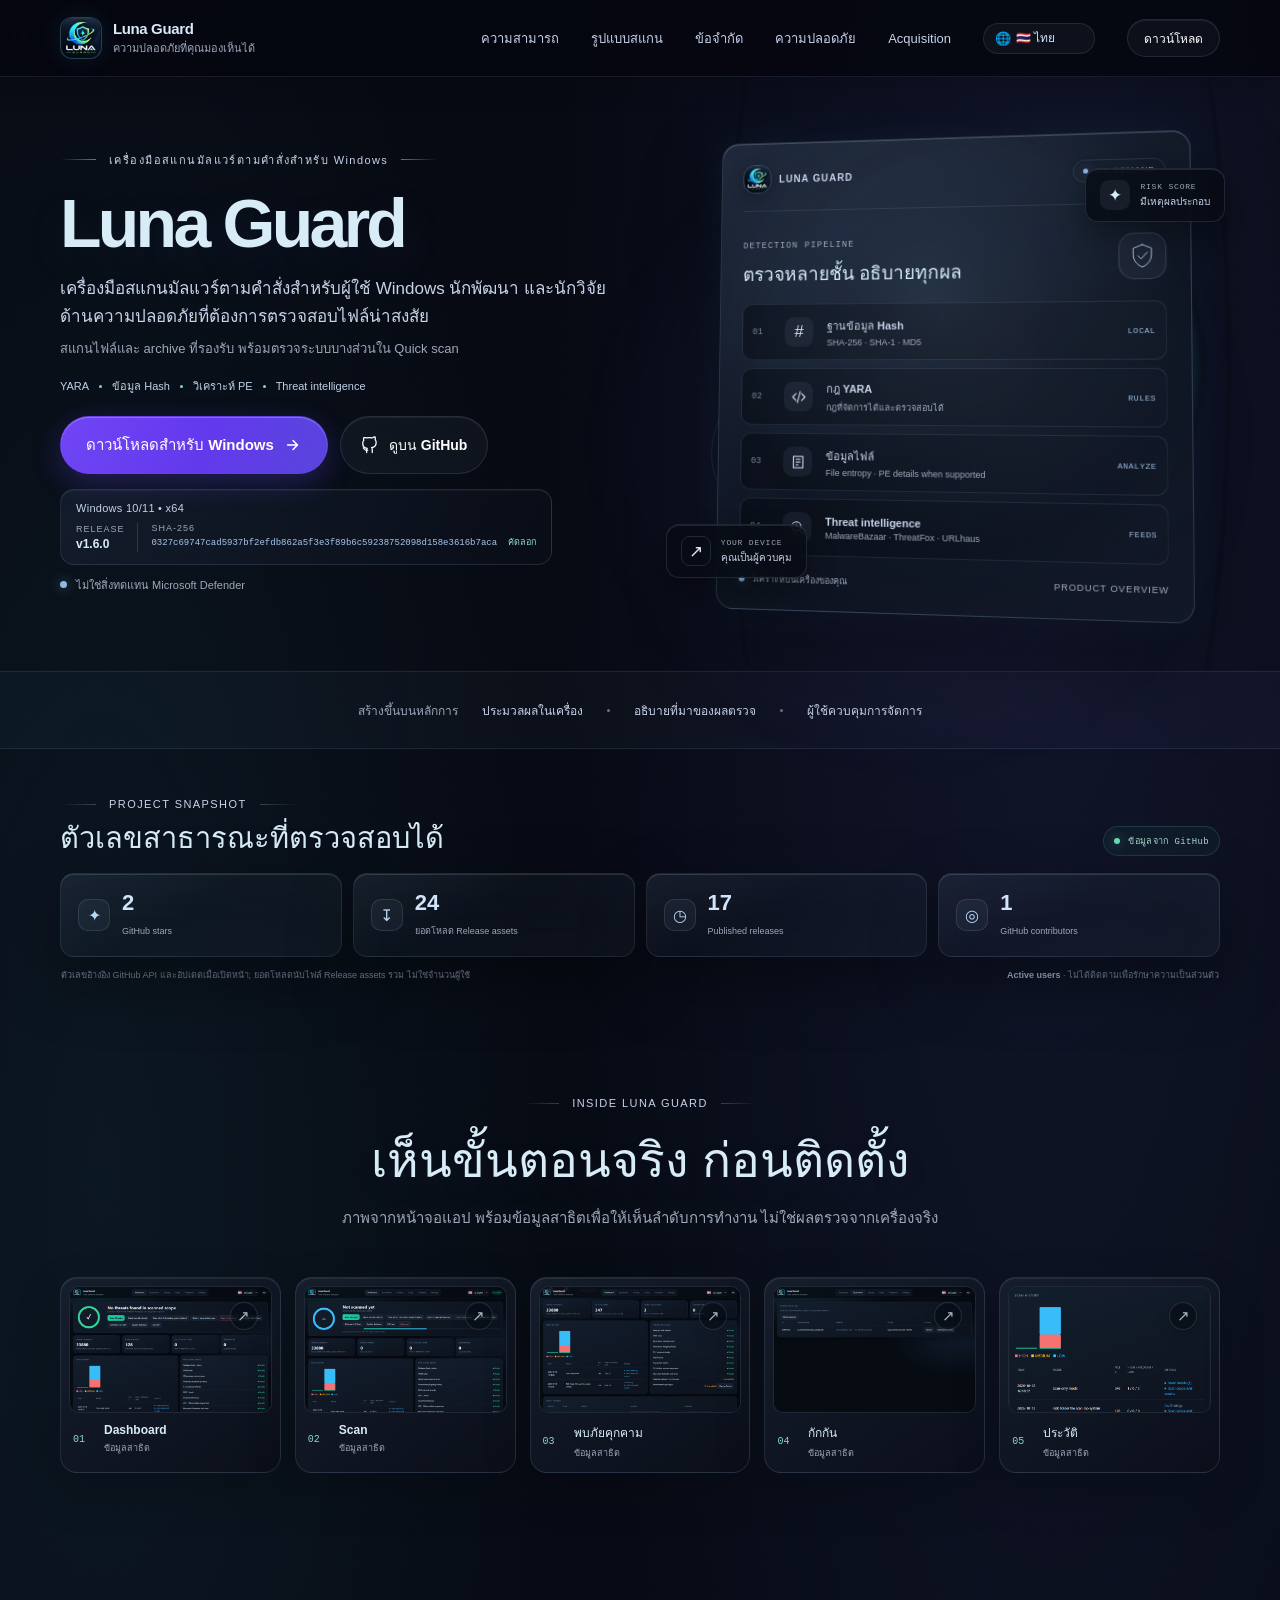
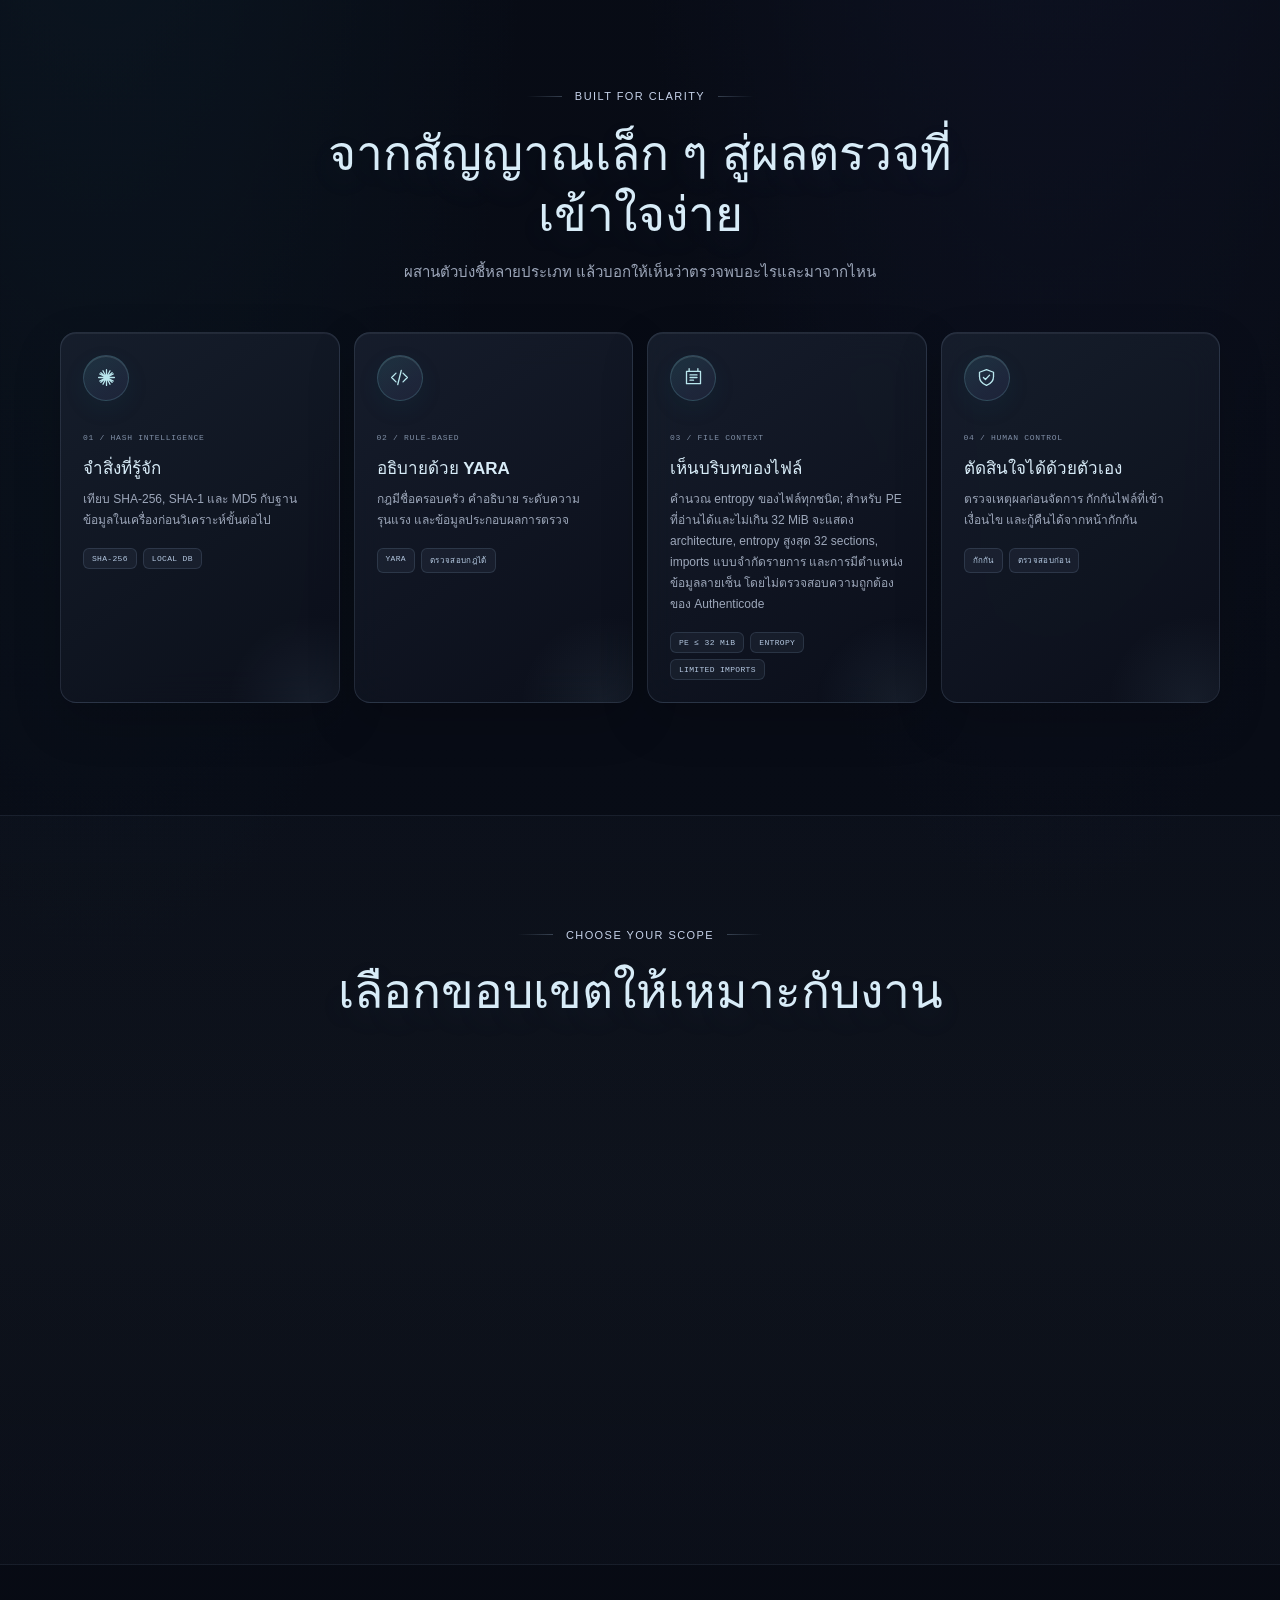
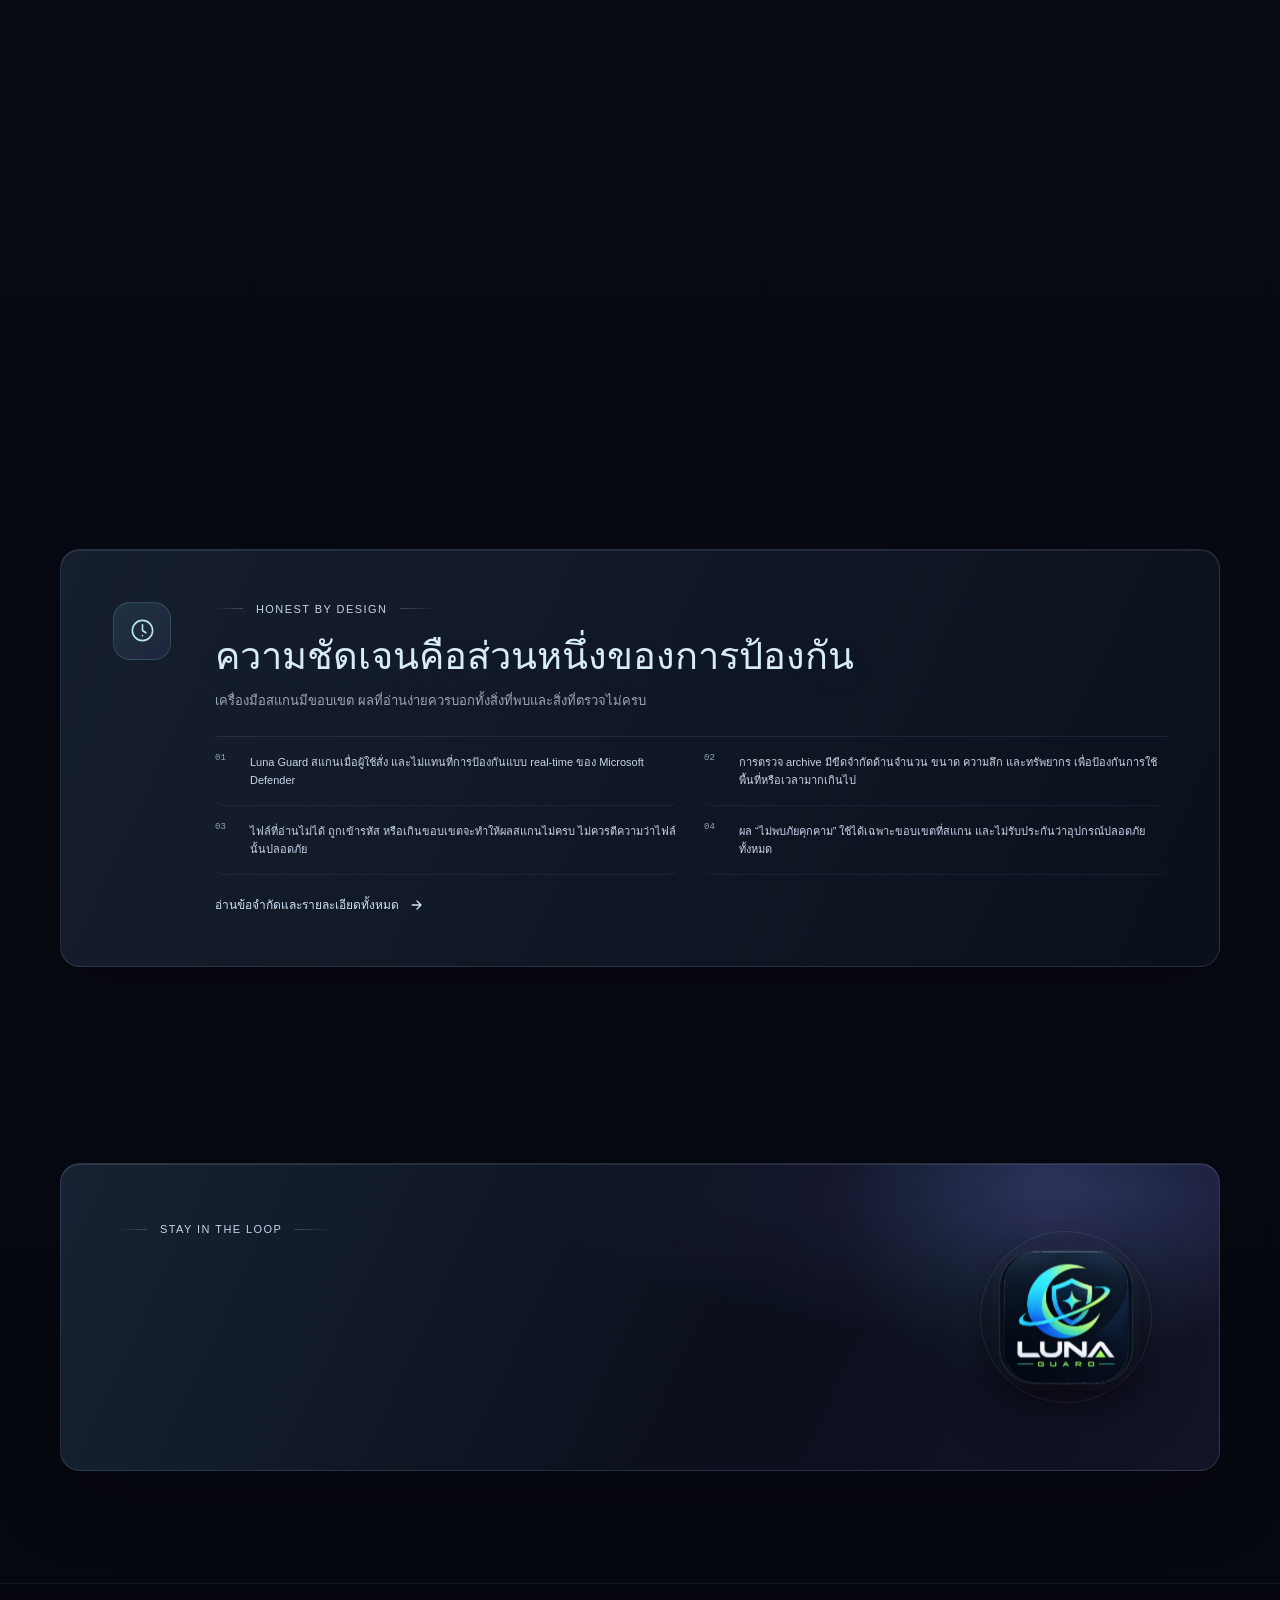
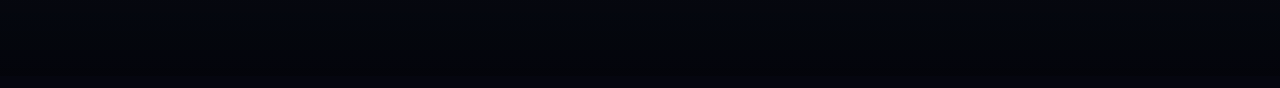
<file: index.html>
﻿<!doctype html>
<html lang="th">
<head>
  <meta charset="utf-8">
  <meta name="viewport" content="width=device-width, initial-scale=1, viewport-fit=cover">
  <meta name="theme-color" content="#05060f">
  <meta name="description" content="Luna Guard is an on-demand malware scanner for Windows. Inspect suspicious files with YARA, hash intelligence, PE analysis, and threat intelligence. Download the latest release.">
  <meta name="application-name" content="Luna Guard">
  <meta name="author" content="Luna Guard">
  <meta name="robots" content="index,follow,max-image-preview:large">
  <link rel="canonical" href="https://luna-guard-website.vercel.app/">
  <meta property="og:type" content="website">
  <meta property="og:site_name" content="Luna Guard">
  <meta property="og:url" content="https://luna-guard-website.vercel.app/">
  <meta property="og:title" content="Luna Guard — Windows Malware Scanner">
  <meta property="og:description" content="On-demand malware scanning for Windows with YARA, hash intelligence, PE analysis, and threat intelligence. Not a replacement for Microsoft Defender.">
  <meta property="og:locale" content="th_TH">
  <meta property="og:locale:alternate" content="en_US">
  <meta property="og:image" content="https://luna-guard-website.vercel.app/assets/luna-guard-preview.png">
  <meta property="og:image:width" content="1200">
  <meta property="og:image:height" content="630">
  <meta property="og:image:alt" content="Luna Guard — on-demand Windows malware scanner with YARA, hash intelligence, PE analysis, and threat intelligence.">
  <meta name="twitter:card" content="summary_large_image">
  <meta name="twitter:title" content="Luna Guard — Windows Malware Scanner">
  <meta name="twitter:description" content="On-demand malware scanning for Windows with YARA, hash intelligence, PE analysis, and threat intelligence.">
  <meta name="twitter:image" content="https://luna-guard-website.vercel.app/assets/luna-guard-preview.png">
  <script type="application/ld+json">
  {
    "@context": "https://schema.org",
    "@graph": [
      {
        "@type": "WebSite",
        "@id": "https://luna-guard-website.vercel.app/#website",
        "url": "https://luna-guard-website.vercel.app/",
        "name": "Luna Guard",
        "alternateName": "LunaGuard",
        "description": "เครื่องมือสแกนมัลแวร์สำหรับ Windows พร้อมผลตรวจที่อธิบายได้และผู้ใช้ควบคุมการจัดการ",
        "inLanguage": ["th", "en", "zh-CN"]
      },
      {
        "@type": "SoftwareApplication",
        "@id": "https://luna-guard-website.vercel.app/#application",
        "name": "Luna Guard",
        "url": "https://luna-guard-website.vercel.app/",
        "description": "On-demand Windows malware scanner for suspicious files using YARA, hash intelligence, PE analysis, and threat intelligence. Not a replacement for Microsoft Defender.",
        "applicationCategory": "SecurityApplication",
        "operatingSystem": "Windows",
        "image": "https://luna-guard-website.vercel.app/assets/luna-guard-preview.png",
        "softwareVersion": "1.6.0",
        "sameAs": [
          "https://github.com/Aomtana0070/Luna-Guard",
          "https://discord.gg/vRKVCegUpF"
        ]
      }
    ]
  }
  </script>
  <script>
    document.documentElement.classList.add('js-enabled', 'site-loading');
    if ('scrollRestoration' in history) history.scrollRestoration = 'manual';
    const resetToTop = () => {
      if (location.hash) return;
      const root = document.documentElement;
      const previousBehavior = root.style.scrollBehavior;
      root.style.scrollBehavior = 'auto';
      window.scrollTo(0, 0);
      requestAnimationFrame(() => { root.style.scrollBehavior = previousBehavior; });
    };
    window.addEventListener('pageshow', resetToTop);
    window.setTimeout(() => {
      document.documentElement.classList.remove('site-loading');
      document.querySelector('[data-site-loader]')?.remove();
    }, 8000);
  </script>
  <title>Luna Guard — On-Demand Windows Malware Scanner</title>
  <link rel="icon" href="assets/Luna_Guard.ico" sizes="any">
  <link rel="preload" as="image" href="assets/Luna_Guard.png">
  <link rel="stylesheet" href="styles.css">
  <script src="app.js" defer></script>
</head>
<body>
  <a class="skip-link" href="#main" data-i18n="skip">ข้ามไปยังเนื้อหา</a>
  <div class="ambient" aria-hidden="true"></div>
  <div class="site-loader" data-site-loader role="status" aria-live="polite" aria-label="Loading Luna Guard">
    <div class="loader-content">
      <div class="loader-emblem" aria-hidden="true">
        <span class="loader-orbit loader-orbit-a"></span><span class="loader-orbit loader-orbit-b"></span>
        <span class="loader-scan"></span><img src="assets/Luna_Guard.png" alt="" width="104" height="104">
      </div>
      <div class="loader-wordmark">LUNA <span>GUARD</span></div>
      <p>SECURITY, MADE VISIBLE</p>
      <div class="loader-progress" aria-hidden="true"><span></span></div>
      <small>WINDOWS ON-DEMAND SCANNER</small>
    </div>
    <div class="loader-corner loader-corner-a" aria-hidden="true">LG / 01</div>
    <div class="loader-corner loader-corner-b" aria-hidden="true">LOCAL · TRUSTED · CLEAR</div>
  </div>

  <header class="site-header">
    <div class="header-inner">
      <a class="brand" href="#top" aria-label="Luna Guard home">
        <img src="assets/Luna_Guard.png" alt="" width="44" height="44">
        <span class="brand-copy"><strong>Luna Guard</strong><small data-i18n="brandTag">ความปลอดภัยที่คุณมองเห็นได้</small></span>
      </a>
      <button class="menu-toggle" type="button" aria-expanded="false" aria-controls="main-nav" data-menu-toggle>
        <span class="sr-only" data-i18n="menu">เปิดเมนู</span><span class="menu-lines" aria-hidden="true"><i></i><i></i></span>
      </button>
      <nav class="nav" id="main-nav" aria-label="Main navigation">
        <a href="#features" data-i18n="navFeatures">ความสามารถ</a>
        <a href="#scans" data-i18n="navScans">รูปแบบสแกน</a>
        <a href="#transparency" data-i18n="navTransparency">ข้อจำกัด</a>
        <a href="security.html" data-i18n="navSecurity">Security</a>
        <a href="acquisition.html" data-i18n="navAcquisition">Acquisition</a>
        <label class="language-picker">
          <span class="sr-only" data-i18n="language">ภาษา</span>
          <span class="language-emoji" aria-hidden="true">🌐</span>
          <select data-language aria-label="Language">
            <option value="th">🇹🇭 ไทย</option>
            <option value="en">🇬🇧 English</option>
            <option value="zh">🇨🇳 简体中文</option>
          </select>
        </label>
        <a class="button button-small button-outline nav-cta" href="https://github.com/Aomtana0070/Luna-Guard/releases" target="_blank" rel="noopener noreferrer" data-i18n="navDownload">ดาวน์โหลด</a>
      </nav>
    </div>
  </header>

  <main id="main">
    <section class="hero section-wrap" id="top">
      <div class="hero-copy">
        <div class="eyebrow"><span data-i18n="heroEyebrow">WINDOWS ON-DEMAND MALWARE SCANNER</span></div>
        <h1 class="hero-product-title">Luna Guard</h1>
        <p class="hero-description" data-i18n="heroDescription">An on-demand malware scanner for Windows users, developers, and security researchers who need to inspect suspicious files.</p>
        <p class="hero-scan-scope" data-i18n="heroScope">Scan files and supported archives, with selected system checks in Quick scan.</p>
        <div class="hero-capabilities" aria-label="Detection methods"><span>YARA</span><i></i><span data-i18n="heroCapabilityHash">Hash intelligence</span><i></i><span data-i18n="heroCapabilityPe">PE analysis</span><i></i><span data-i18n="heroCapabilityIntel">Threat intelligence</span></div>
        <div class="hero-actions">
          <a class="button button-primary" href="https://github.com/Aomtana0070/Luna-Guard/releases/latest/download/LunaGuard.exe"><span data-i18n="heroPrimary">Download for Windows</span><svg viewBox="0 0 20 20" aria-hidden="true"><path d="M4 10h11M10 5l5 5-5 5"/></svg></a>
          <a class="button button-ghost github-button" href="https://github.com/Aomtana0070/Luna-Guard" target="_blank" rel="noopener noreferrer"><svg class="icon" viewBox="0 0 24 24" aria-hidden="true"><path d="M9 19c-4.3 1.4-4.3-2.5-6-3m12 6v-3.9a3.4 3.4 0 0 0-.9-2.7c3-.3 6.1-1.5 6.1-6.8a5.3 5.3 0 0 0-1.4-3.7 4.9 4.9 0 0 0-.1-3.7s-1.2-.4-3.9 1.4a13.5 13.5 0 0 0-7.1 0C5 1.8 3.8 2.2 3.8 2.2a4.9 4.9 0 0 0-.1 3.7 5.3 5.3 0 0 0-1.4 3.7c0 5.3 3.1 6.5 6.1 6.8a3.4 3.4 0 0 0-.9 2.7V22"/></svg><span data-i18n="heroSecondary">View on GitHub</span></a>
        </div>
        <div class="release-proof" aria-label="Release details">
          <span class="release-platform" data-i18n="releasePlatform">Windows 10/11 • x64</span>
          <div class="release-identity"><span><small data-i18n="releaseVersionLabel">Release</small><b>v1.6.0</b></span><span class="release-divider" aria-hidden="true"></span><span class="release-hash"><small>SHA-256</small><button type="button" data-copy-sha="0327c69747cad5937bf2efdb862a5f3e3f89b6c59238752098d158e3616b7aca" aria-label="Copy SHA-256">0327c69747cad5937bf2efdb862a5f3e3f89b6c59238752098d158e3616b7aca <span data-i18n="copyHash">Copy</span></button></span></div>
        </div>
        <div class="hero-note"><span class="status-dot"></span><span data-i18n="heroNote">Not a replacement for Microsoft Defender.</span></div>
      </div>

      <div class="hero-art" aria-label="Luna Guard multi-layer scan illustration" data-interactive-visual>
        <div class="hero-shader-stage" aria-hidden="true"><canvas data-hero-shader></canvas></div>
        <div class="orbit orbit-one" aria-hidden="true"></div><div class="orbit orbit-two" aria-hidden="true"></div>
        <div class="art-glow" aria-hidden="true"></div>
        <div class="scan-window glass-card" data-tilt-card>
          <div class="window-top"><span class="window-brand"><img src="assets/Luna_Guard.png" alt="" width="30" height="30"><span>LUNA GUARD</span></span><span class="window-pill"><i></i><span data-i18n="illustrationOnDemand">ON-DEMAND</span></span></div>
          <div class="scan-heading"><div><span class="micro-label" data-i18n="illustrationPipeline">DETECTION PIPELINE</span><h2 data-i18n="illustrationTitle">ตรวจหลายชั้น อธิบายทุกผล</h2></div><span class="shield-mark" aria-hidden="true"><svg viewBox="0 0 48 48"><path d="M24 5 39 11v11c0 10-6.5 17-15 21C15.5 39 9 32 9 22V11l15-6Z"/><path d="m17 24 5 5 10-11"/></svg></span></div>
          <div class="pipeline">
            <div class="pipeline-row"><span class="step-number">01</span><span class="step-icon hash-icon">#</span><span class="step-text"><b data-i18n="pipelineHash">ฐานข้อมูล Hash</b><small>SHA-256 · SHA-1 · MD5</small></span><span class="step-state" data-i18n="pipelineLocal">LOCAL</span></div>
            <div class="pipeline-row"><span class="step-number">02</span><span class="step-icon"><svg viewBox="0 0 24 24"><path d="m8 7-5 5 5 5M16 7l5 5-5 5M14 4l-4 16"/></svg></span><span class="step-text"><b data-i18n="pipelineYara">กฎ YARA</b><small data-i18n="pipelineYaraSub">กฎที่จัดการได้และตรวจสอบได้</small></span><span class="step-state" data-i18n="pipelineRules">RULES</span></div>
            <div class="pipeline-row"><span class="step-number">03</span><span class="step-icon"><svg viewBox="0 0 24 24"><path d="M5 4h14v16H5zM9 8h6M9 12h6M9 16h3"/></svg></span><span class="step-text"><b data-i18n="pipelineFile">ข้อมูลไฟล์</b><small data-i18n="pipelineFileSub">File entropy · PE details when supported</small></span><span class="step-state" data-i18n="pipelineAnalyze">ANALYZE</span></div>
            <div class="pipeline-row"><span class="step-number">04</span><span class="step-icon"><svg viewBox="0 0 24 24"><circle cx="10.5" cy="10.5" r="6.5"/><path d="m16 16 5 5M8 10h5M10.5 7.5v5"/></svg></span><span class="step-text"><b data-i18n="pipelineIntel">Threat intelligence</b><small>MalwareBazaar · ThreatFox · URLhaus</small></span><span class="step-state" data-i18n="pipelineFeeds">FEEDS</span></div>
          </div>
          <div class="window-foot"><span><i class="foot-dot"></i><span data-i18n="illustrationLocal">วิเคราะห์บนเครื่องของคุณ</span></span><span class="demo-label" data-i18n="illustrationConcept">PRODUCT OVERVIEW</span></div>
        </div>
        <div class="float-chip chip-top"><span class="chip-symbol">✦</span><span><small data-i18n="chipRisk">RISK SCORE</small><b data-i18n="chipExplain">มีเหตุผลประกอบ</b></span></div>
        <div class="float-chip chip-bottom"><span class="chip-symbol chip-outline">↗</span><span><small data-i18n="chipAction">YOUR DEVICE</small><b data-i18n="chipControl">คุณเป็นผู้ควบคุม</b></span></div>
      </div>
      <div class="hero-grid-fade" aria-hidden="true"></div>
    </section>

    <section class="trust-strip" aria-label="Product principles">
      <div class="trust-inner"><span data-i18n="trustIntro">สร้างขึ้นบนหลักการ</span><b data-i18n="trustLocal">ประมวลผลในเครื่อง</b><i></i><b data-i18n="trustExplain">อธิบายที่มาของผลตรวจ</b><i></i><b data-i18n="trustControl">ผู้ใช้ควบคุมการจัดการ</b></div>
    </section>

    <section class="project-stats section-wrap" aria-labelledby="stats-title">
      <div class="stats-heading"><div><div class="eyebrow"><span data-i18n="statsEyebrow">PROJECT SNAPSHOT</span></div><h2 id="stats-title" data-i18n="statsTitle">ตัวเลขสาธารณะที่ตรวจสอบได้</h2></div><span class="stats-live"><i></i><span data-i18n="statsLive">ข้อมูลจาก GitHub</span></span></div>
      <div class="stats-grid">
        <a class="stat-card glass-card" href="https://github.com/Aomtana0070/Luna-Guard/stargazers" target="_blank" rel="noopener noreferrer"><span class="stat-symbol">✦</span><b class="stat-value" data-stat="stars">2</b><span class="stat-label" data-i18n="statsStars">GitHub stars</span></a>
        <a class="stat-card glass-card" href="https://github.com/Aomtana0070/Luna-Guard/releases" target="_blank" rel="noopener noreferrer"><span class="stat-symbol">↧</span><b class="stat-value" data-stat="downloads">24</b><span class="stat-label" data-i18n="statsDownloads">ยอดโหลด Release assets</span></a>
        <a class="stat-card glass-card" href="https://github.com/Aomtana0070/Luna-Guard/releases" target="_blank" rel="noopener noreferrer"><span class="stat-symbol">◷</span><b class="stat-value" data-stat="releases">17</b><span class="stat-label" data-i18n="statsReleases">Published releases</span></a>
        <a class="stat-card glass-card" href="https://github.com/Aomtana0070/Luna-Guard/graphs/contributors" target="_blank" rel="noopener noreferrer"><span class="stat-symbol">◎</span><b class="stat-value" data-stat="contributors">1</b><span class="stat-label" data-i18n="statsContributors">GitHub contributors</span></a>
      </div>
      <p class="stats-footnote"><span data-i18n="statsNote">ตัวเลขอ้างอิง GitHub API และอัปเดตเมื่อเปิดหน้า; ยอดโหลดนับไฟล์ Release assets รวม ไม่ใช่จำนวนผู้ใช้</span><span><b data-i18n="statsUsers">Active users</b> · <span data-i18n="statsNotTracked">ไม่ได้ติดตามเพื่อรักษาความเป็นส่วนตัว</span></span></p>
    </section>

    <section class="section section-wrap app-tour" id="screenshots">
      <div class="section-heading">
        <div class="eyebrow"><span data-i18n="tourEyebrow">INSIDE LUNA GUARD</span></div>
        <h2 data-i18n="tourTitle">เห็นขั้นตอนจริง ก่อนติดตั้ง</h2>
        <p data-i18n="tourIntro">ภาพจากหน้าจอแอป พร้อมข้อมูลสาธิตเพื่อให้เห็นลำดับการทำงาน ไม่ใช่ผลตรวจจากเครื่องจริง</p>
      </div>
      <div class="tour-grid">
        <figure class="tour-shot" data-hover-light><a href="assets/screenshots/dashboard.png" target="_blank" rel="noopener noreferrer" aria-label="Open full-size dashboard screenshot"><span class="shot-expand" aria-hidden="true">↗</span><img src="assets/screenshots/dashboard.png" alt="Luna Guard dashboard with example scan summary" loading="lazy"><figcaption><b>01</b><span data-i18n="tourDashboard">Dashboard</span><small data-i18n="tourDemo">ข้อมูลสาธิต</small></figcaption></a></figure>
        <figure class="tour-shot" data-hover-light><a href="assets/screenshots/scan.png" target="_blank" rel="noopener noreferrer" aria-label="Open full-size scan screenshot"><span class="shot-expand" aria-hidden="true">↗</span><img src="assets/screenshots/scan.png" alt="Luna Guard scan in progress with example data" loading="lazy"><figcaption><b>02</b><span data-i18n="tourScan">Scan</span><small data-i18n="tourDemo">ข้อมูลสาธิต</small></figcaption></a></figure>
        <figure class="tour-shot" data-hover-light><a href="assets/screenshots/threat.png" target="_blank" rel="noopener noreferrer" aria-label="Open full-size threat screenshot"><span class="shot-expand" aria-hidden="true">↗</span><img src="assets/screenshots/threat.png" alt="Luna Guard example threat finding with explanation" loading="lazy"><figcaption><b>03</b><span data-i18n="tourThreat">Threat found</span><small data-i18n="tourDemo">ข้อมูลสาธิต</small></figcaption></a></figure>
        <figure class="tour-shot" data-hover-light><a href="assets/screenshots/quarantine.png" target="_blank" rel="noopener noreferrer" aria-label="Open full-size quarantine screenshot"><span class="shot-expand" aria-hidden="true">↗</span><img src="assets/screenshots/quarantine.png" alt="Luna Guard quarantine list with example item" loading="lazy"><figcaption><b>04</b><span data-i18n="tourQuarantine">Quarantine</span><small data-i18n="tourDemo">ข้อมูลสาธิต</small></figcaption></a></figure>
        <figure class="tour-shot" data-hover-light><a href="assets/screenshots/history.png" target="_blank" rel="noopener noreferrer" aria-label="Open full-size history screenshot"><span class="shot-expand" aria-hidden="true">↗</span><img src="assets/screenshots/history.png" alt="Luna Guard scan history with example records" loading="lazy"><figcaption><b>05</b><span data-i18n="tourHistory">History</span><small data-i18n="tourDemo">ข้อมูลสาธิต</small></figcaption></a></figure>
      </div>
    </section>

    <section class="section section-wrap" id="features">
      <div class="section-heading">
        <div class="eyebrow"><span data-i18n="featuresEyebrow">BUILT FOR CLARITY</span></div>
        <h2><span data-i18n="featuresTitle">จากสัญญาณเล็ก ๆ สู่ผลตรวจที่เข้าใจง่าย</span></h2>
        <p data-i18n="featuresIntro">ผสานตัวบ่งชี้หลายประเภท แล้วบอกให้เห็นว่าตรวจพบอะไรและมาจากไหน</p>
      </div>
      <div class="feature-grid">
        <article class="feature-card glass-card"><div class="feature-icon"><svg viewBox="0 0 24 24" aria-hidden="true"><path d="M12 3v18M5.6 6.6l12.8 10.8M3 12h18M5.6 17.4 18.4 6.6M8 4.3l8 15.4M4.3 8l15.4 8M4.3 16l15.4-8M8 19.7l8-15.4"/></svg></div><span class="feature-index">01 / HASH INTELLIGENCE</span><h3 data-i18n="featureHashTitle">จำสิ่งที่รู้จัก</h3><p data-i18n="featureHashBody">เทียบ SHA-256, SHA-1 และ MD5 กับฐานข้อมูลในเครื่องก่อนวิเคราะห์ขั้นต่อไป</p><div class="feature-meta"><span>SHA-256</span><span>LOCAL DB</span></div></article>
        <article class="feature-card glass-card"><div class="feature-icon"><svg viewBox="0 0 24 24" aria-hidden="true"><path d="m8 7-5 5 5 5M16 7l5 5-5 5M14 4l-4 16"/></svg></div><span class="feature-index">02 / RULE-BASED</span><h3 data-i18n="featureYaraTitle">อธิบายด้วย YARA</h3><p data-i18n="featureYaraBody">กฎมีชื่อครอบครัว คำอธิบาย ระดับความรุนแรง และข้อมูลประกอบผลการตรวจ</p><div class="feature-meta"><span>YARA</span><span data-i18n="featureOpenRules">ตรวจสอบกฎได้</span></div></article>
        <article class="feature-card glass-card"><div class="feature-icon"><svg viewBox="0 0 24 24" aria-hidden="true"><path d="M4 5h16v14H4zM8 9h8M8 12h8M8 15h4M7 2v3M17 2v3"/></svg></div><span class="feature-index">03 / FILE CONTEXT</span><h3 data-i18n="featureMetadataTitle">เห็นบริบทของไฟล์</h3><p data-i18n="featureMetadataBody">คำนวณ entropy ของไฟล์ทุกชนิด; สำหรับ PE ที่อ่านได้และไม่เกิน 32 MiB จะแสดง architecture, entropy สูงสุด 32 sections, imports แบบจำกัดรายการ และการมีตำแหน่งข้อมูลลายเซ็น โดยไม่ตรวจสอบความถูกต้องของ Authenticode</p><div class="feature-meta"><span>PE ≤ 32 MiB</span><span>ENTROPY</span><span>LIMITED IMPORTS</span></div></article>
        <article class="feature-card glass-card"><div class="feature-icon"><svg viewBox="0 0 24 24" aria-hidden="true"><path d="M12 3 20 6v5c0 5-3.4 8.1-8 10-4.6-1.9-8-5-8-10V6l8-3Z"/><path d="m8.5 12 2.3 2.3 4.7-5"/></svg></div><span class="feature-index">04 / HUMAN CONTROL</span><h3 data-i18n="featureControlTitle">ตัดสินใจได้ด้วยตัวเอง</h3><p data-i18n="featureControlBody">ตรวจเหตุผลก่อนจัดการ กักกันไฟล์ที่เข้าเงื่อนไข และกู้คืนได้จากหน้ากักกัน</p><div class="feature-meta"><span data-i18n="featureQuarantine">QUARANTINE</span><span data-i18n="featureReview">REVIEW FIRST</span></div></article>
      </div>
    </section>

    <section class="section scan-section" id="scans">
      <div class="section-wrap">
        <div class="section-heading">
          <div class="eyebrow"><span data-i18n="scansEyebrow">CHOOSE YOUR SCOPE</span></div>
          <h2 data-i18n="scansTitle">เลือกขอบเขตให้เหมาะกับงาน</h2>
          <p data-i18n="scansIntro">แต่ละโหมดตรวจไม่เหมือนกัน Luna Guard จะแสดงขอบเขตและปัญหาที่พบในผลสแกน</p>
        </div>
        <div class="scan-grid">
          <article class="scan-card glass-card"><div class="scan-card-top"><span class="scan-number">01</span><span class="scan-tag" data-i18n="scanFocusedTag">FOCUSED</span></div><h3 data-i18n="scanAutoTitle">Auto file scan</h3><p data-i18n="scanAutoBody">ตรวจ Downloads, Temp, AppData และ Startup แบบอ่านอย่างเดียว รองรับ archive ที่ใช้งานได้</p><ul><li data-i18n="scanAutoItem1">เหมาะสำหรับการตรวจไฟล์ทั่วไป</li><li data-i18n="scanAutoItem2">ไม่ตรวจ process, memory หรือ network</li></ul></article>
          <article class="scan-card glass-card scan-card-featured"><div class="scan-card-top"><span class="scan-number">02</span><span class="scan-tag" data-i18n="scanExpandedTag">EXPANDED</span></div><h3 data-i18n="scanQuickTitle">Quick scan</h3><p data-i18n="scanQuickBody">ตรวจโฟลเดอร์พื้นฐาน พร้อม process และ memory, persistence, network/DNS และ PowerShell history</p><ul><li data-i18n="scanQuickItem1">ตรวจสัญญาณจากระบบเพิ่มเติม</li><li data-i18n="scanQuickItem2">สิทธิ์ Windows อาจจำกัดบางรายการ</li></ul></article>
          <article class="scan-card glass-card"><div class="scan-card-top"><span class="scan-number">03</span><span class="scan-tag" data-i18n="scanDeepTag">DEEP DRIVE</span></div><h3 data-i18n="scanDriveTitle">สแกนไดรฟ์ C:</h3><p data-i18n="scanDriveBody">พยายามตรวจทุกไฟล์ที่เข้าถึงได้ในไดรฟ์ C: โดยไม่มีเพดานรวมจำนวนไฟล์หรือเวลา</p><ul><li data-i18n="scanDriveItem1">ใช้โปรไฟล์ archive แบบ Deep ที่มีขอบเขต</li><li data-i18n="scanDriveItem2">junction และรายการที่เข้าถึงไม่ได้ทำให้ผลไม่ครบ</li></ul></article>
        </div>
        <p class="scan-footnote"><span class="info-mark">i</span><span data-i18n="scanFootnote">การสแกนไดรฟ์เต็มอาจใช้เวลานานมาก และไม่สามารถรับประกันการเข้าถึงทุกไฟล์ได้ ดูรายละเอียดขอบเขต archive ในคู่มือ</span><a href="https://github.com/Aomtana0070/Luna-Guard#threat-data-sources-and-privacy" target="_blank" rel="noopener noreferrer" data-i18n="readGuide">อ่านคู่มือ ↗</a></p>
      </div>
    </section>

    <section class="section section-wrap privacy-section" id="privacy">
      <div class="privacy-copy">
        <div class="eyebrow"><span data-i18n="privacyEyebrow">YOUR FILES STAY YOURS</span></div>
        <h2><span data-i18n="privacyTitleLead">ไฟล์ของคุณ</span><br><span class="gradient-text" data-i18n="privacyTitleAccent">อยู่บนอุปกรณ์ของคุณ</span></h2>
        <p data-i18n="privacyBody">Luna Guard วิเคราะห์ไฟล์ในเครื่อง ไม่อัปโหลดไฟล์ที่สแกนหรือประวัติการสแกน การอัปเดตฐานข้อมูลจะเชื่อมต่อกับผู้ให้บริการ threat intelligence ที่ระบุไว้</p>
        <a class="text-link" href="https://github.com/Aomtana0070/Luna-Guard#threat-data-sources-and-privacy" target="_blank" rel="noopener noreferrer"><span data-i18n="privacyLink">ดูข้อมูลและความเป็นส่วนตัว</span><svg viewBox="0 0 20 20" aria-hidden="true"><path d="M4 10h11M10 5l5 5-5 5"/></svg></a>
      </div>
      <div class="privacy-visual glass-card" data-pointer-glow>
        <div class="privacy-orb" aria-hidden="true"><svg class="shield-meter" viewBox="0 0 112 112"><circle class="meter-track" cx="56" cy="56" r="49"/><circle class="meter-fill" cx="56" cy="56" r="49"/><path class="shield-outline" d="M56 12 91 25v24c0 24-15 40-35 51C36 89 21 73 21 49V25l35-13Z"/><path class="shield-check" d="m40 55 11 11 22-24"/></svg></div>
        <div class="privacy-facts"><div><span class="fact-dot"></span><span data-i18n="privacyFact1">สแกนและวิเคราะห์ในเครื่อง</span><b>LOCAL</b></div><div><span class="fact-dot"></span><span data-i18n="privacyFact2">ไม่ส่งไฟล์ขึ้น cloud</span><b>PRIVATE</b></div><div><span class="fact-dot"></span><span data-i18n="privacyFact3">เชื่อมต่อเฉพาะตอนอัปเดต feed</span><b>EXPLICIT</b></div></div>
        <div class="privacy-caption" data-i18n="privacyCaption">PRIVACY BY DESIGN</div>
      </div>
    </section>

    <section class="section limits-section" id="transparency">
      <div class="section-wrap">
        <div class="limits-panel glass-card" data-hover-light>
          <div class="limits-icon"><svg viewBox="0 0 24 24" aria-hidden="true"><circle cx="12" cy="12" r="9"/><path d="M12 7v5l3 2M12 16.5v.1"/></svg></div>
          <div class="limits-content">
            <div class="eyebrow eyebrow-left"><span data-i18n="limitsEyebrow">HONEST BY DESIGN</span></div>
            <h2 data-i18n="limitsTitle">ความชัดเจนคือส่วนหนึ่งของการป้องกัน</h2>
            <p data-i18n="limitsIntro">เครื่องมือสแกนมีขอบเขต ผลที่อ่านง่ายควรบอกทั้งสิ่งที่พบและสิ่งที่ตรวจไม่ครบ</p>
            <div class="limit-list">
              <div><span class="limit-bullet">01</span><p data-i18n="limit1">Luna Guard สแกนเมื่อผู้ใช้สั่ง และไม่แทนที่การป้องกันแบบ real-time ของ Microsoft Defender</p></div>
              <div><span class="limit-bullet">02</span><p data-i18n="limit2">การตรวจ archive มีขีดจำกัดด้านจำนวน ขนาด ความลึก และทรัพยากร เพื่อป้องกันการใช้พื้นที่หรือเวลามากเกินไป</p></div>
              <div><span class="limit-bullet">03</span><p data-i18n="limit3">ไฟล์ที่อ่านไม่ได้ ถูกเข้ารหัส หรือเกินขอบเขตจะทำให้ผลสแกนไม่ครบ ไม่ควรตีความว่าไฟล์นั้นปลอดภัย</p></div>
              <div><span class="limit-bullet">04</span><p data-i18n="limit4">ผล “ไม่พบภัยคุกคาม” ใช้ได้เฉพาะขอบเขตที่สแกน และไม่รับประกันว่าอุปกรณ์ปลอดภัยทั้งหมด</p></div>
            </div>
            <a class="text-link" href="https://github.com/Aomtana0070/Luna-Guard#threat-data-sources-and-privacy" target="_blank" rel="noopener noreferrer"><span data-i18n="limitsLink">อ่านข้อจำกัดและรายละเอียดทั้งหมด</span><svg viewBox="0 0 20 20" aria-hidden="true"><path d="M4 10h11M10 5l5 5-5 5"/></svg></a>
          </div>
        </div>
      </div>
    </section>

    <section class="section section-wrap community-section">
      <div class="community-card glass-card" data-hover-light>
        <div class="community-content"><div class="eyebrow eyebrow-left"><span data-i18n="communityEyebrow">STAY IN THE LOOP</span></div><h2 data-i18n="communityTitle">ร่วมสร้าง Luna Guard ไปด้วยกัน</h2><p data-i18n="communityBody">ดูซอร์สโค้ด ติดตามการอัปเดต หรือพูดคุยกับชุมชนของเรา</p><div class="community-actions"><a class="button button-primary" href="https://github.com/Aomtana0070/Luna-Guard/releases" target="_blank" rel="noopener noreferrer"><span data-i18n="communityDownload">ดู Releases</span><svg viewBox="0 0 20 20" aria-hidden="true"><path d="M4 10h11M10 5l5 5-5 5"/></svg></a><a class="button button-ghost discord-button" href="https://discord.gg/vRKVCegUpF" target="_blank" rel="noopener noreferrer"><svg class="discord-mark" viewBox="0 0 24 24" aria-hidden="true"><path d="M19.7 5.3A18 18 0 0 0 15.2 4l-.6 1.2a16.5 16.5 0 0 0-5.2 0L8.8 4a18 18 0 0 0-4.5 1.3C1.5 9.5.7 13.6 1.1 17.7a18.2 18.2 0 0 0 5.5 2.8l1.2-2a11.7 11.7 0 0 1-1.9-.9l.5-.4a13 13 0 0 0 11.2 0l.5.4a11.7 11.7 0 0 1-1.9.9l1.2 2a18.2 18.2 0 0 0 5.5-2.8c.5-4.8-.8-8.8-3.2-12.4ZM8.8 14.6c-1 0-1.8-.9-1.8-2s.8-2 1.8-2 1.8.9 1.8 2-.8 2-1.8 2Zm6.4 0c-1 0-1.8-.9-1.8-2s.8-2 1.8-2 1.8.9 1.8 2-.8 2-1.8 2Z"/></svg><span data-i18n="communityDiscord">เข้าร่วม Discord</span><span class="invite-arrow" aria-hidden="true">&#8599;</span></a></div></div>
          <div class="community-mark" aria-hidden="true" data-logo-interactive><img src="assets/Luna_Guard.png" alt="" width="180" height="180"><span class="mark-ring ring-a"></span><span class="mark-ring ring-b"></span></div>
      </div>
    </section>
  </main>

  <footer class="site-footer">
    <div class="footer-inner"><a class="footer-brand" href="#top"><img src="assets/Luna_Guard.png" alt="" width="32" height="32"><b>Luna Guard</b></a><p data-i18n="footerDisclaimer">เครื่องมือสแกนตามคำสั่ง ไม่ใช่โปรแกรมป้องกันไวรัสแบบ real-time</p><div class="footer-links"><a href="https://github.com/Aomtana0070/Luna-Guard" target="_blank" rel="noopener noreferrer">GitHub</a><a href="https://github.com/Aomtana0070/Luna-Guard/releases" target="_blank" rel="noopener noreferrer">Releases</a><a href="security.html" data-i18n="navSecurity">Security</a><a href="acquisition.html" data-i18n="navAcquisition">Acquisition</a><a href="https://discord.gg/vRKVCegUpF" target="_blank" rel="noopener noreferrer">Discord</a></div><span class="copyright">© <span data-year></span> Luna Guard</span></div>
  </footer>
</body>
</html>
</file>
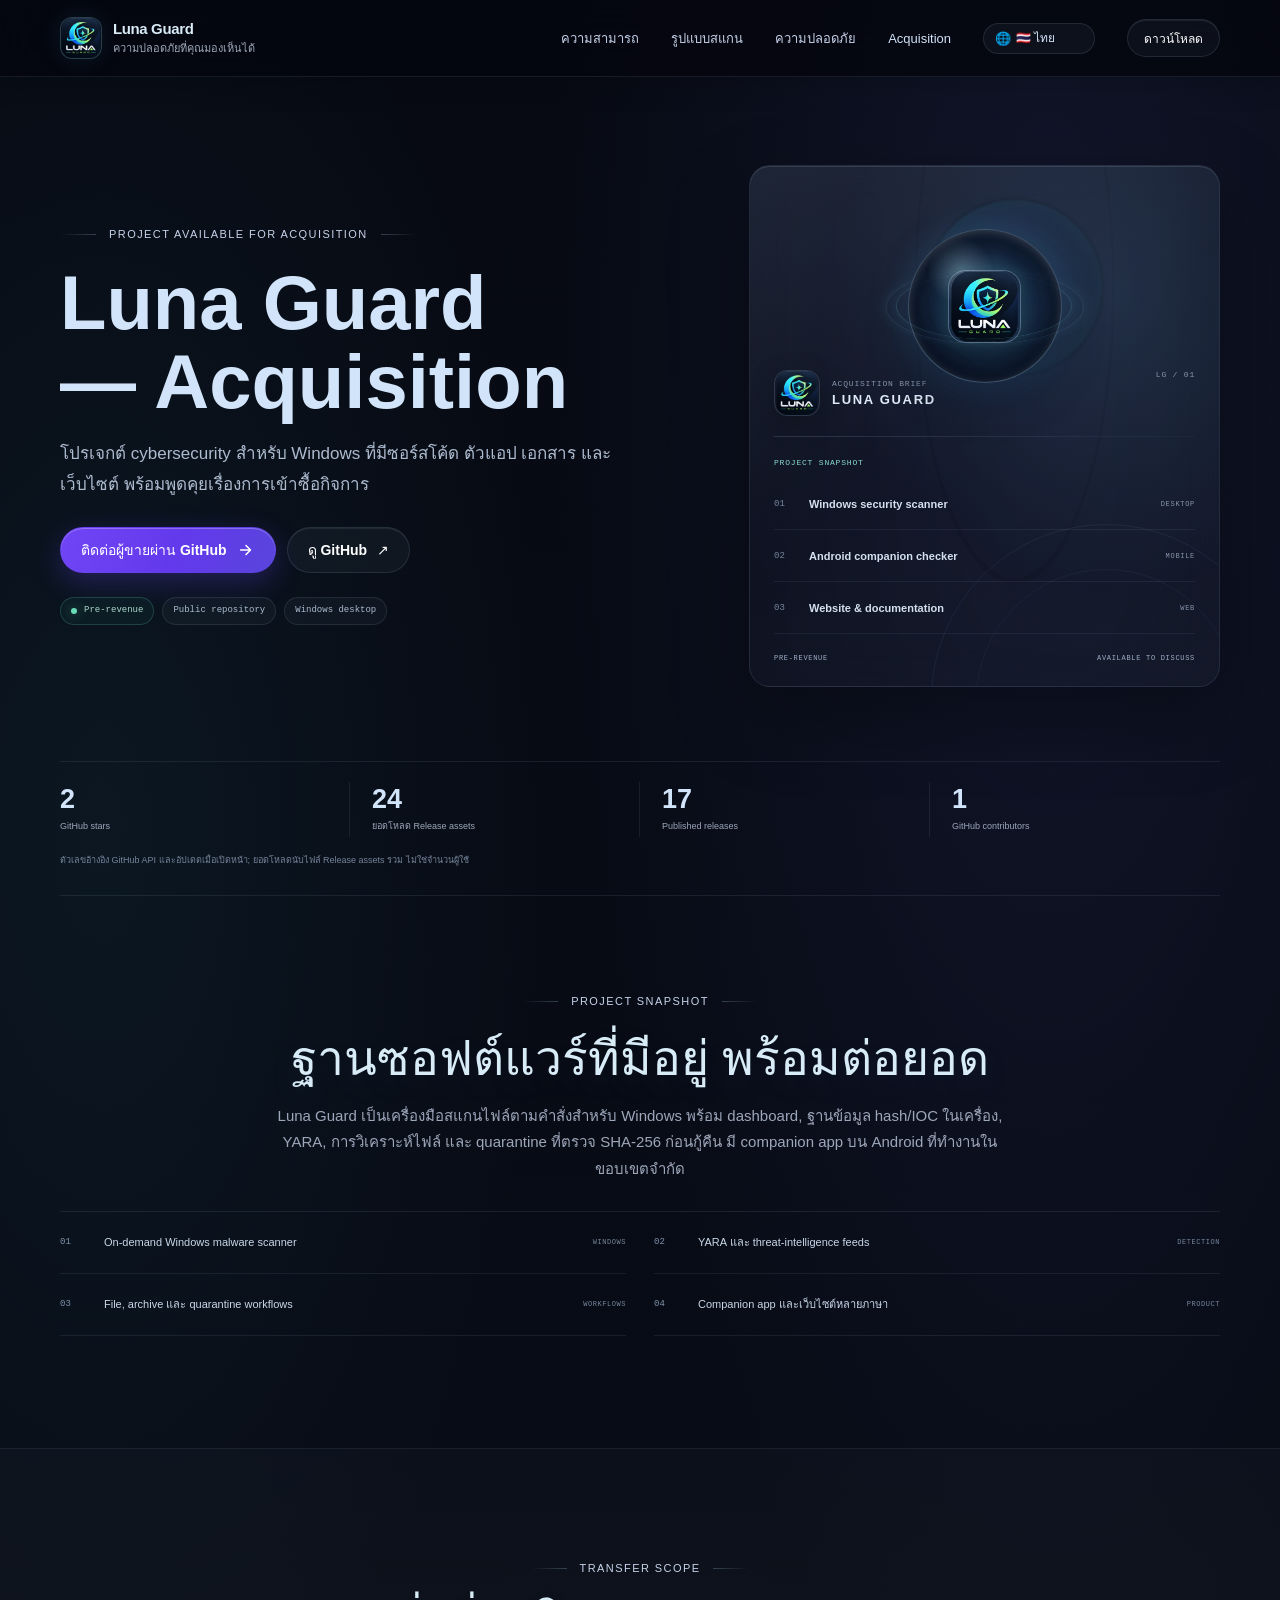
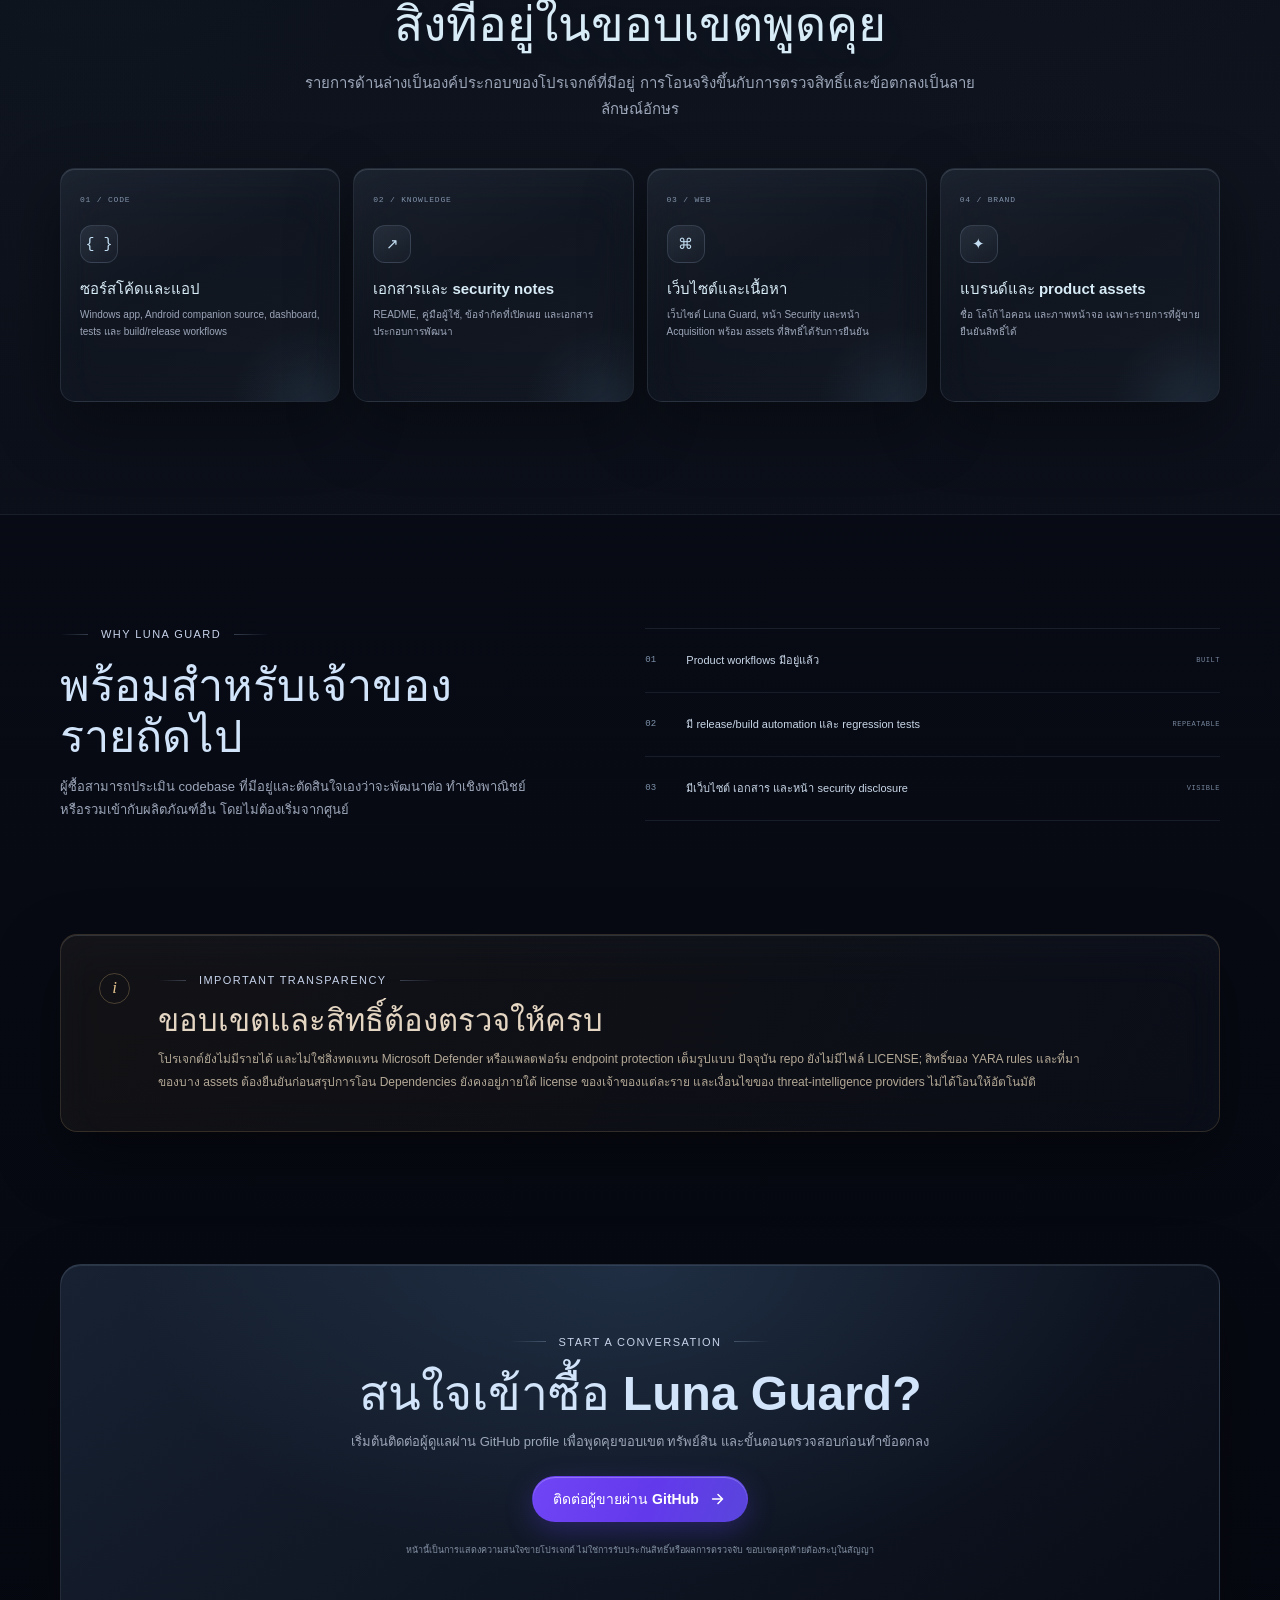
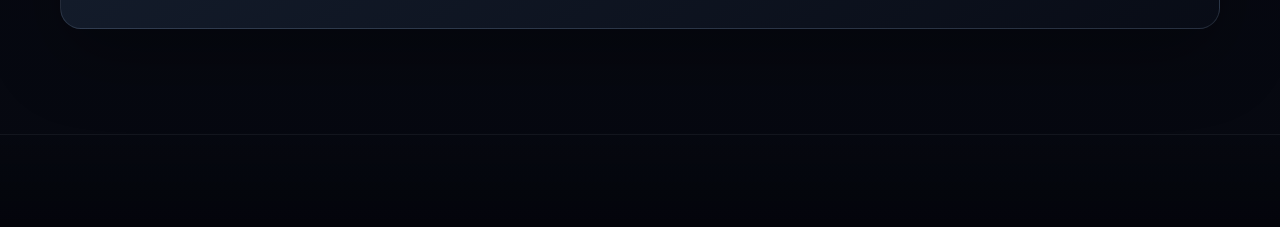
<file: acquisition.html>
<!doctype html>
<html lang="th">
<head>
  <meta charset="utf-8">
  <meta name="viewport" content="width=device-width, initial-scale=1, viewport-fit=cover">
  <meta name="theme-color" content="#05060f">
  <meta name="description" content="Luna Guard is a pre-revenue Windows cybersecurity project available for acquisition discussions. Review the project scope, public metrics, and transfer considerations.">
  <meta name="robots" content="index,follow,max-image-preview:large">
  <link rel="canonical" href="https://luna-guard-website.vercel.app/acquisition.html">
  <meta property="og:type" content="website">
  <meta property="og:site_name" content="Luna Guard">
  <meta property="og:title" content="Luna Guard — Acquisition">
  <meta property="og:description" content="A pre-revenue Windows cybersecurity project available for acquisition discussions.">
  <meta property="og:url" content="https://luna-guard-website.vercel.app/acquisition.html">
  <meta property="og:image" content="https://luna-guard-website.vercel.app/assets/luna-guard-preview.png">
  <title>Luna Guard — Acquisition</title>
  <link rel="icon" href="assets/Luna_Guard.ico" sizes="any">
  <link rel="stylesheet" href="styles.css">
  <script src="app.js" defer></script>
</head>
<body>
  <a class="skip-link" href="#main" data-i18n="skip">ข้ามไปยังเนื้อหา</a>
  <div class="ambient" aria-hidden="true"></div>
  <header class="site-header"><div class="header-inner">
    <a class="brand" href="index.html#top" aria-label="Luna Guard home"><img src="assets/Luna_Guard.png" alt="" width="44" height="44"><span class="brand-copy"><strong>Luna Guard</strong><small data-i18n="brandTag">ความปลอดภัยที่คุณมองเห็นได้</small></span></a>
    <button class="menu-toggle" type="button" aria-expanded="false" aria-controls="main-nav" data-menu-toggle><span class="sr-only" data-i18n="menu">เปิดเมนู</span><span class="menu-lines" aria-hidden="true"><i></i><i></i></span></button>
    <nav class="nav" id="main-nav" aria-label="Main navigation"><a href="index.html#features" data-i18n="navFeatures">ความสามารถ</a><a href="index.html#scans" data-i18n="navScans">รูปแบบสแกน</a><a href="security.html" data-i18n="navSecurity">ความปลอดภัย</a><a href="acquisition.html" aria-current="page" data-i18n="navAcquisition">Acquisition</a><label class="language-picker"><span class="sr-only" data-i18n="language">ภาษา</span><span class="language-emoji" aria-hidden="true">🌐</span><select data-language aria-label="Language"><option value="th">🇹🇭 ไทย</option><option value="en">🇬🇧 English</option><option value="zh">🇨🇳 简体中文</option></select></label><a class="button button-small button-outline nav-cta" href="https://github.com/Aomtana0070/Luna-Guard/releases/latest" target="_blank" rel="noopener noreferrer" data-i18n="navDownload">ดาวน์โหลด</a></nav>
  </div></header>
  <main id="main" class="acquisition-page">
    <section class="acq-hero section-wrap">
      <div class="acq-copy">
        <div class="eyebrow"><span data-i18n="acqEyebrow">PROJECT AVAILABLE FOR ACQUISITION</span></div>
        <h1 data-i18n="acqTitle">Luna Guard — Acquisition</h1>
        <p data-i18n="acqIntro">A Windows cybersecurity project with an existing codebase, application, documentation, and website, available for acquisition discussions.</p>
        <div class="acq-actions"><a class="button button-primary" href="https://github.com/Aomtana0070" target="_blank" rel="noopener noreferrer"><span data-i18n="acqContact">Contact seller on GitHub</span><svg viewBox="0 0 20 20" aria-hidden="true"><path d="M4 10h11M10 5l5 5-5 5"/></svg></a><a class="button button-ghost" href="https://github.com/Aomtana0070/Luna-Guard" target="_blank" rel="noopener noreferrer"><span data-i18n="acqGithub">View GitHub</span><span aria-hidden="true">↗</span></a></div>
        <div class="acq-status"><span><i></i><span data-i18n="acqPreRevenue">Pre-revenue</span></span><span data-i18n="acqPublicRepo">Public repository</span><span data-i18n="acqWindows">Windows desktop</span></div>
      </div>
      <aside class="acq-dossier glass-card" aria-label="Luna Guard project dossier" data-hover-light>
        <div class="hero-shader-stage" aria-hidden="true"><canvas data-hero-shader></canvas></div>
        <div class="brand-orb" aria-hidden="true"><img src="assets/Luna_Guard.png" alt="" width="72" height="72"></div>
        <div class="dossier-top"><img src="assets/Luna_Guard.png" alt="" width="46" height="46"><div><span>ACQUISITION BRIEF</span><b>LUNA GUARD</b></div><span class="dossier-mark">LG / 01</span></div>
        <div class="dossier-line"></div>
        <p class="dossier-label" data-i18n="acqSnapshot">PROJECT SNAPSHOT</p>
        <div class="dossier-row"><span>01</span><b>Windows security scanner</b><i>DESKTOP</i></div>
        <div class="dossier-row"><span>02</span><b>Android companion checker</b><i>MOBILE</i></div>
        <div class="dossier-row"><span>03</span><b>Website & documentation</b><i>WEB</i></div>
        <div class="dossier-bottom"><span>PRE-REVENUE</span><span>AVAILABLE TO DISCUSS</span></div>
        <span class="dossier-orbit dossier-orbit-one" aria-hidden="true"></span><span class="dossier-orbit dossier-orbit-two" aria-hidden="true"></span>
      </aside>
    </section>

    <section class="acq-stats section-wrap" aria-label="Public project metrics">
      <div class="acq-metric"><b data-stat="stars">2</b><span data-i18n="statsStars">GitHub stars</span></div>
      <div class="acq-metric"><b data-stat="downloads">24</b><span data-i18n="statsDownloads">Release asset downloads</span></div>
      <div class="acq-metric"><b data-stat="releases">17</b><span data-i18n="statsReleases">Published releases</span></div>
      <div class="acq-metric"><b data-stat="contributors">1</b><span data-i18n="statsContributors">GitHub contributors</span></div>
      <p data-i18n="statsNote">Counts come from the GitHub API and refresh when the page loads. Asset downloads include all release files and are not unique users.</p>
    </section>

    <section class="section section-wrap acq-overview">
      <div class="section-heading"><div class="eyebrow"><span data-i18n="acqSnapshot">PROJECT SNAPSHOT</span></div><h2 data-i18n="acqOverviewTitle">An existing codebase to build on</h2><p data-i18n="acqOverviewBody">Luna Guard is an on-demand Windows file scanner with a dashboard, local hash/IOC database, YARA, file analysis, and quarantine that verifies SHA-256 before restore. A limited-scope Android companion app is also available.</p></div>
      <div class="acq-capabilities"><div><span>01</span><b data-i18n="acqOverviewFeature1">On-demand Windows malware scanner</b><i>WINDOWS</i></div><div><span>02</span><b data-i18n="acqOverviewFeature2">YARA and threat-intelligence feeds</b><i>DETECTION</i></div><div><span>03</span><b data-i18n="acqOverviewFeature3">File, archive, and quarantine workflows</b><i>WORKFLOWS</i></div><div><span>04</span><b data-i18n="acqOverviewFeature4">Companion app and multilingual website</b><i>PRODUCT</i></div></div>
    </section>

    <section class="section acq-included-section"><div class="section-wrap">
      <div class="section-heading"><div class="eyebrow"><span data-i18n="acqIncludedEyebrow">TRANSFER SCOPE</span></div><h2 data-i18n="acqIncludedTitle">Assets in scope for discussion</h2><p data-i18n="acqIncludedIntro">These are existing project components. Any transfer depends on rights verification and a written agreement.</p></div>
      <div class="acq-included-grid">
        <article class="acq-asset glass-card"><span class="asset-number">01 / CODE</span><div class="asset-icon">{ }</div><h3 data-i18n="acqItemCode">Source code and apps</h3><p data-i18n="acqItemCodeBody">Windows app, Android companion source, dashboard, tests, and build/release workflows</p></article>
        <article class="acq-asset glass-card"><span class="asset-number">02 / KNOWLEDGE</span><div class="asset-icon">↗</div><h3 data-i18n="acqItemDocs">Documentation and security notes</h3><p data-i18n="acqItemDocsBody">README, user guidance, published limitations, and development references</p></article>
        <article class="acq-asset glass-card"><span class="asset-number">03 / WEB</span><div class="asset-icon">⌘</div><h3 data-i18n="acqItemWeb">Website and content</h3><p data-i18n="acqItemWebBody">Luna Guard website, Security and Acquisition pages, and assets whose rights are verified</p></article>
        <article class="acq-asset glass-card"><span class="asset-number">04 / BRAND</span><div class="asset-icon">✦</div><h3 data-i18n="acqItemBrand">Brand and product assets</h3><p data-i18n="acqItemBrandBody">Name, logo, icons, and screenshots, subject to the seller confirming rights</p></article>
      </div>
    </div></section>

    <section class="section section-wrap acq-why">
      <div class="acq-why-copy"><div class="eyebrow eyebrow-left"><span data-i18n="acqWhyEyebrow">WHY LUNA GUARD</span></div><h2 data-i18n="acqWhyTitle">A foundation for its next owner</h2><p data-i18n="acqWhyBody">A buyer can evaluate the existing codebase and decide whether to continue development, commercialize it, or integrate it into another product.</p></div>
      <div class="acq-reasons"><div><span>01</span><b data-i18n="acqWhy1">Existing product workflows</b><i>BUILT</i></div><div><span>02</span><b data-i18n="acqWhy2">Release automation and regression tests</b><i>REPEATABLE</i></div><div><span>03</span><b data-i18n="acqWhy3">Website, documentation, and security disclosure page</b><i>VISIBLE</i></div></div>
    </section>

    <section class="section section-wrap acq-transparency"><div class="acq-transparency-card glass-card"><span class="transparency-icon">i</span><div><div class="eyebrow eyebrow-left"><span data-i18n="acqTransparencyEyebrow">IMPORTANT TRANSPARENCY</span></div><h2 data-i18n="acqTransparencyTitle">Scope and rights need verification</h2><p data-i18n="acqTransparencyBody">The project is pre-revenue and is not a replacement for Microsoft Defender or a full endpoint protection platform. The repositories currently have no LICENSE file; YARA rule licensing and the provenance of some assets need confirmation before transfer. Dependencies remain under their respective owners’ licenses, and threat-intelligence provider terms do not transfer automatically.</p></div></div></section>

    <section class="section section-wrap acq-contact"><div class="acq-contact-card"><div class="eyebrow"><span>START A CONVERSATION</span></div><h2 data-i18n="acqContactTitle">Interested in acquiring Luna Guard?</h2><p data-i18n="acqContactBody">Contact the maintainer through the GitHub profile to discuss scope, assets, and due diligence before an agreement.</p><a class="button button-primary" href="https://github.com/Aomtana0070" target="_blank" rel="noopener noreferrer"><span data-i18n="acqContact">Contact seller on GitHub</span><svg viewBox="0 0 20 20" aria-hidden="true"><path d="M4 10h11M10 5l5 5-5 5"/></svg></a><small data-i18n="acqScopeNote">This page expresses availability for acquisition discussions. It does not warrant rights or detection results; final scope must be stated in a written agreement.</small></div></section>
  </main>
  <footer class="site-footer"><div class="footer-inner"><a class="footer-brand" href="index.html#top"><img src="assets/Luna_Guard.png" alt="" width="32" height="32"><b>Luna Guard</b></a><p data-i18n="footerDisclaimer">On-demand scanner. Not real-time antivirus software.</p><div class="footer-links"><a href="https://github.com/Aomtana0070/Luna-Guard" target="_blank" rel="noopener noreferrer">GitHub</a><a href="index.html" data-i18n="navFeatures">Home</a><a href="security.html" data-i18n="navSecurity">Security</a><a href="acquisition.html" aria-current="page" data-i18n="navAcquisition">Acquisition</a></div><span class="copyright">© <span data-year></span> Luna Guard</span></div></footer>
</body>
</html>
</file>
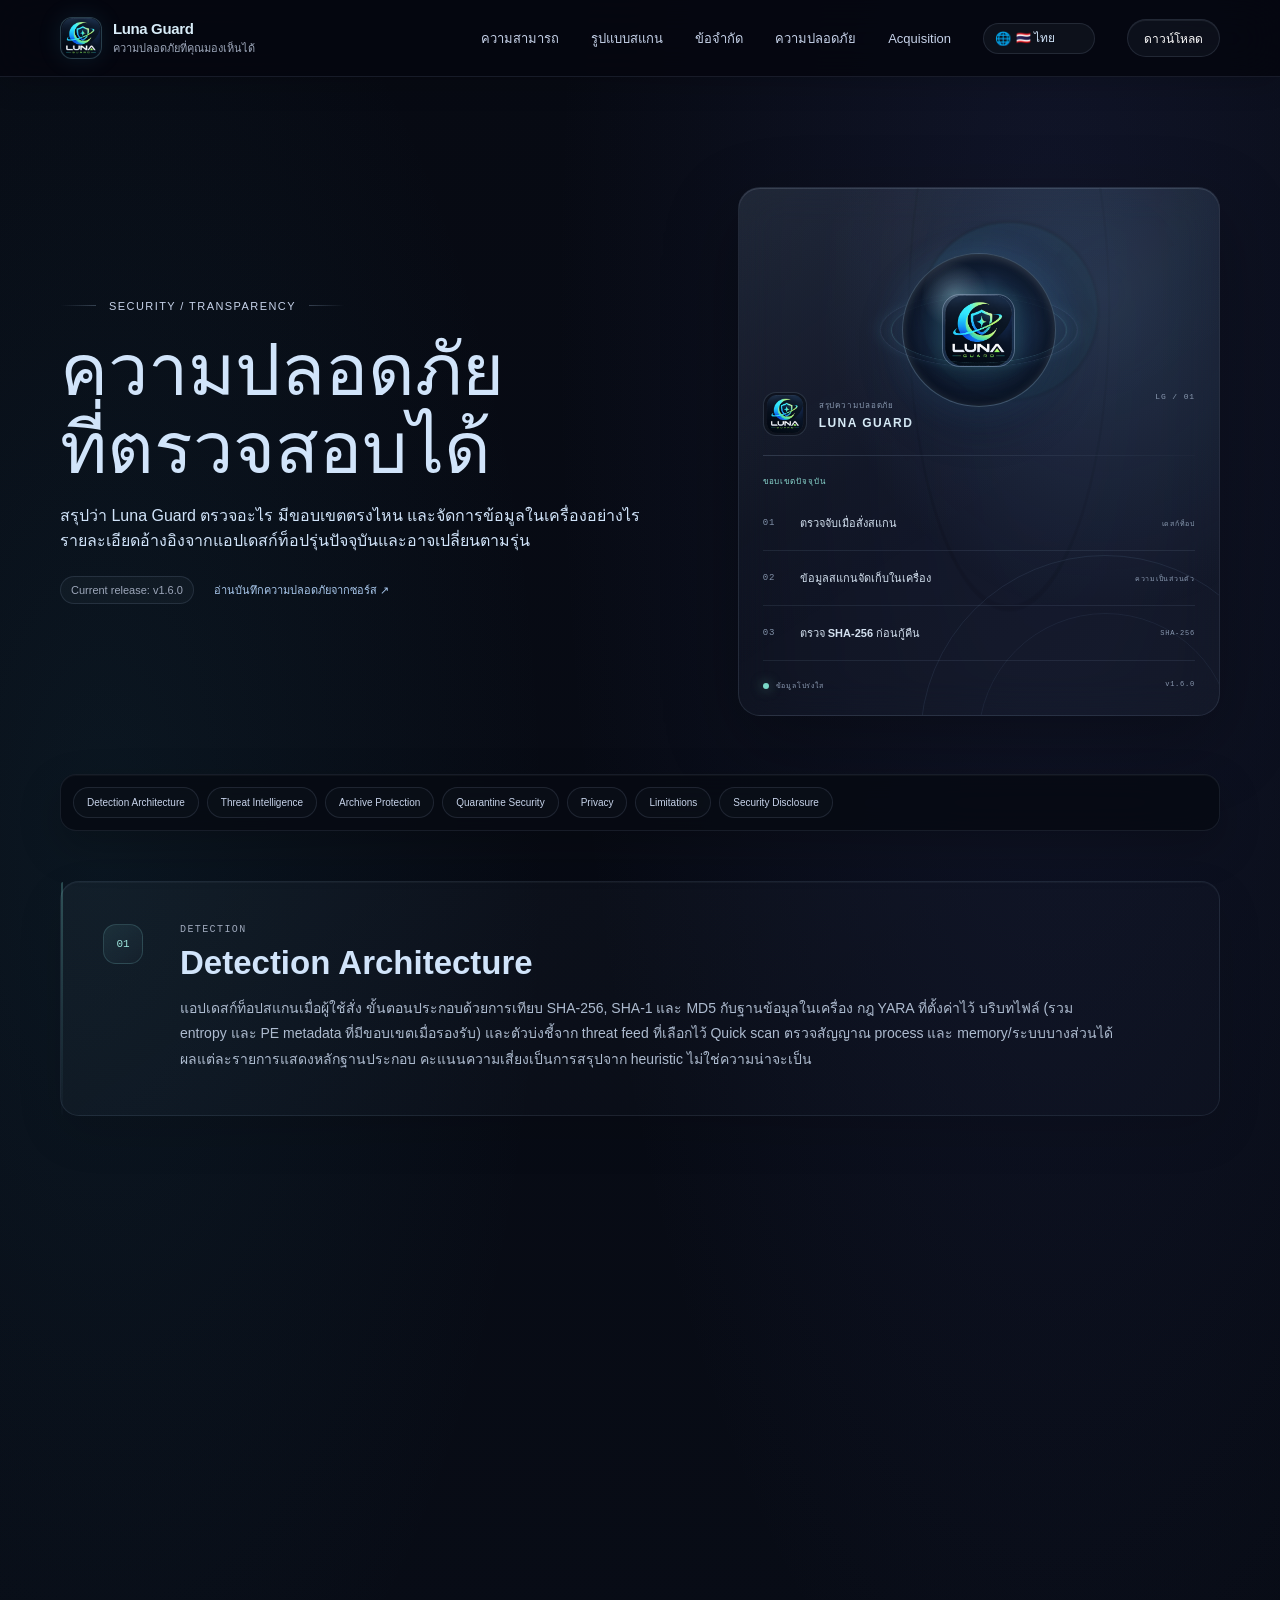
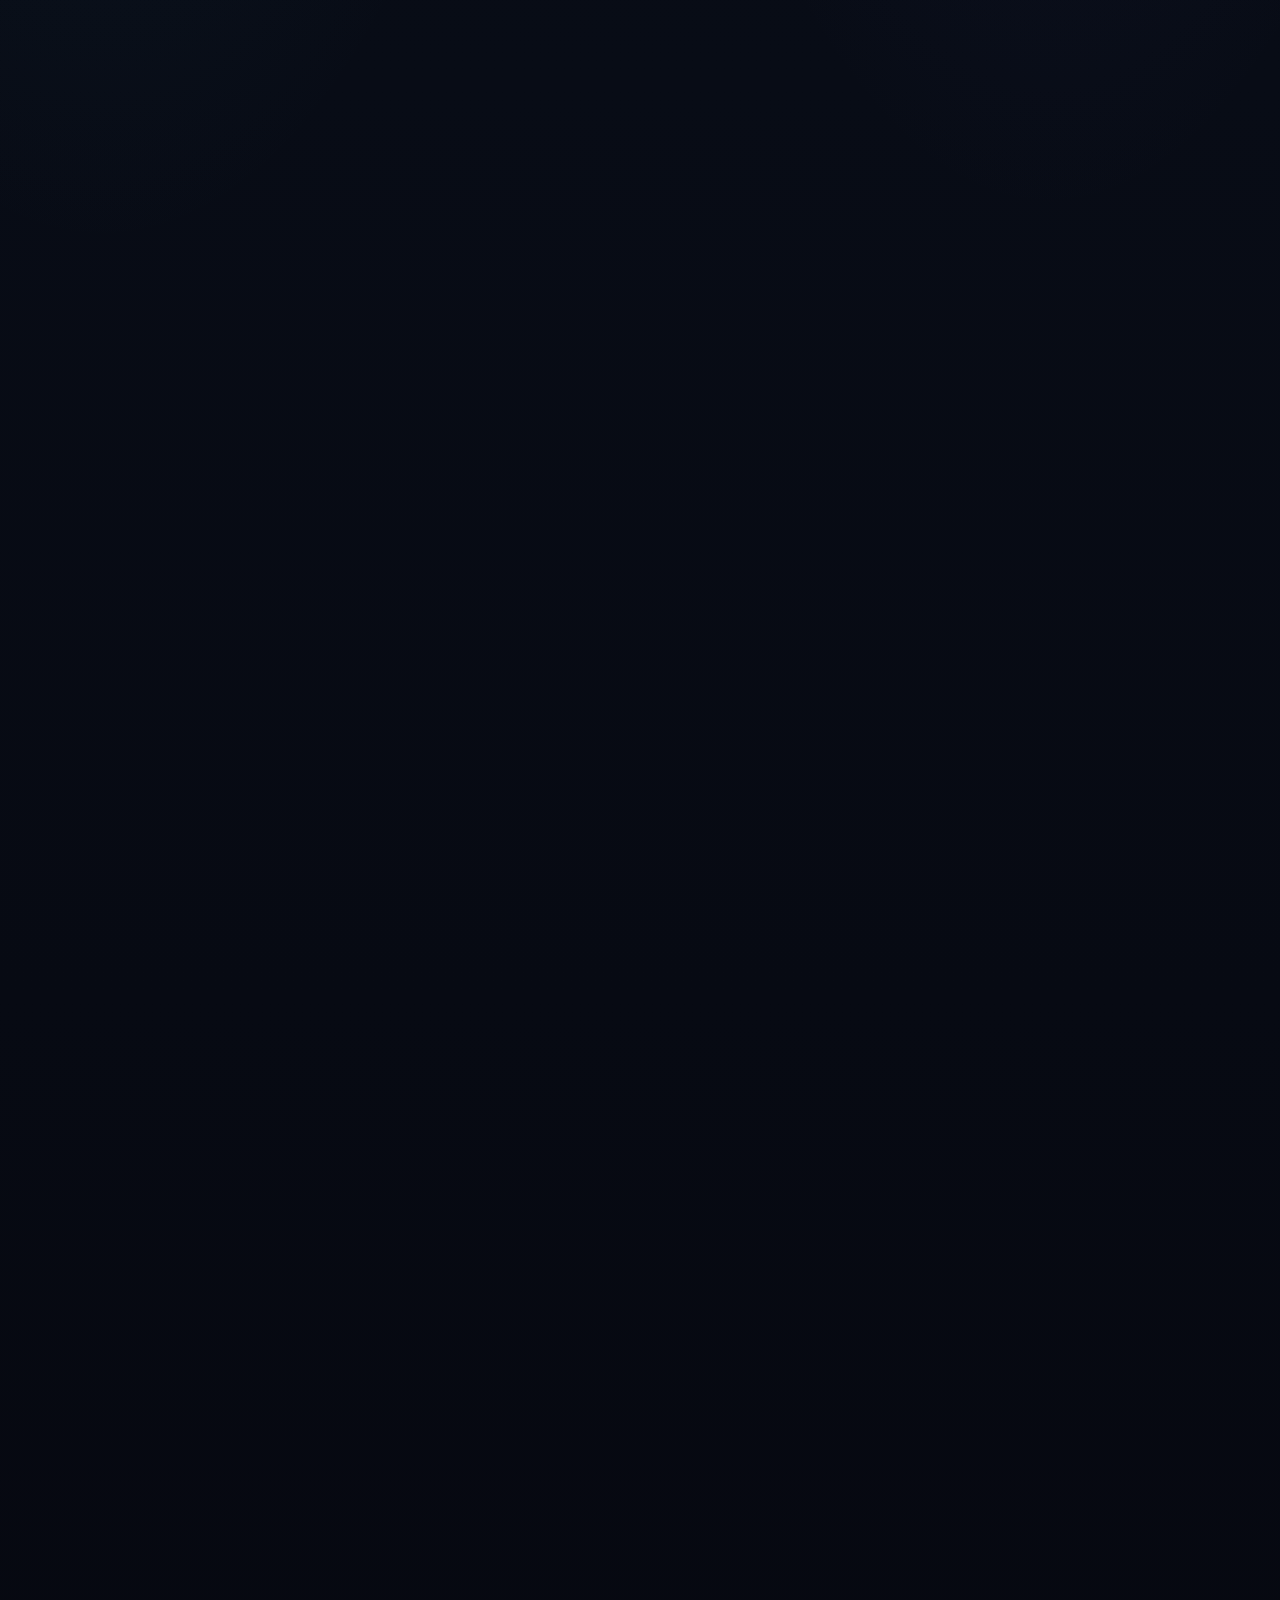
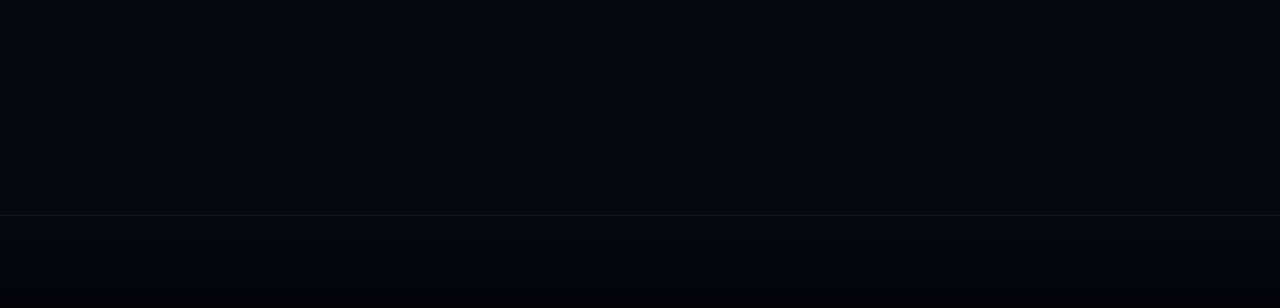
<file: security.html>
<!doctype html>
<html lang="th">
<head>
  <meta charset="utf-8"><meta name="viewport" content="width=device-width, initial-scale=1, viewport-fit=cover">
  <meta name="theme-color" content="#05060f"><meta name="robots" content="index,follow">
  <meta name="description" content="Luna Guard security architecture, threat intelligence, archive limits, quarantine integrity, privacy, limitations, and vulnerability disclosure.">
  <link rel="canonical" href="https://luna-guard-website.vercel.app/security.html">
  <title>Security — Luna Guard</title><link rel="icon" href="assets/Luna_Guard.ico" sizes="any"><link rel="stylesheet" href="styles.css">
  <script src="app.js" defer></script>
</head>
<body>
  <a class="skip-link" href="#main" data-i18n="skip">ข้ามไปยังเนื้อหา</a><div class="ambient" aria-hidden="true"></div>
  <header class="site-header"><div class="header-inner">
    <a class="brand" href="index.html#top" aria-label="Luna Guard home"><img src="assets/Luna_Guard.png" alt="" width="44" height="44"><span class="brand-copy"><strong>Luna Guard</strong><small data-i18n="brandTag">ความปลอดภัยที่คุณมองเห็นได้</small></span></a>
    <button class="menu-toggle" type="button" aria-expanded="false" aria-controls="main-nav" data-menu-toggle><span class="sr-only" data-i18n="menu">เปิดเมนู</span><span class="menu-lines" aria-hidden="true"><i></i><i></i></span></button>
    <nav class="nav" id="main-nav" aria-label="Main navigation"><a href="index.html#features" data-i18n="navFeatures">ความสามารถ</a><a href="index.html#scans" data-i18n="navScans">รูปแบบสแกน</a><a href="index.html#transparency" data-i18n="navTransparency">ข้อจำกัด</a><a href="security.html" data-i18n="navSecurity">ความปลอดภัย</a><a href="acquisition.html" data-i18n="navAcquisition">Acquisition</a><label class="language-picker"><span class="sr-only" data-i18n="language">ภาษา</span><span class="language-emoji" aria-hidden="true">🌐</span><select data-language aria-label="Language"><option value="th">🇹🇭 ไทย</option><option value="en">🇬🇧 English</option><option value="zh">🇨🇳 简体中文</option></select></label><a class="button button-small button-outline nav-cta" href="https://github.com/Aomtana0070/Luna-Guard/releases/latest" target="_blank" rel="noopener noreferrer" data-i18n="navDownload">ดาวน์โหลด</a></nav>
  </div></header>
  <main id="main" class="security-page">
    <section class="security-hero section-wrap"><div class="security-hero-copy"><div class="eyebrow"><span data-i18n="secEyebrow">SECURITY / TRANSPARENCY</span></div><h1 data-i18n="secTitle">Security, built to be inspected.</h1><p data-i18n="secIntro">A practical overview of what Luna Guard checks, where its boundaries are, and how local data is handled. Details reflect the current desktop implementation and may change between releases.</p><div class="security-meta"><span>Current release: v1.6.0</span><a href="https://github.com/Aomtana0070/Luna-Guard/blob/main/SECURITY.md" target="_blank" rel="noopener noreferrer" data-i18n="secSource">Source security notes ↗</a></div></div><aside class="security-console glass-card" aria-label="Security overview" data-reveal data-hover-light><div class="hero-shader-stage" aria-hidden="true"><canvas data-hero-shader></canvas></div><div class="brand-orb" aria-hidden="true"><img src="assets/Luna_Guard.png" alt="" width="72" height="72"></div><div class="security-console-top"><span class="console-mark"><img src="assets/Luna_Guard.png" alt="" width="38" height="38"></span><span><small data-i18n="secBrief">SECURITY BRIEF</small><b>LUNA GUARD</b></span><i>LG / 01</i></div><div class="console-rule"></div><p class="console-kicker" data-i18n="secScope">CURRENT SCOPE</p><div class="console-row"><span>01</span><b data-i18n="secConsole1">On-demand detection</b><small data-i18n="secDesktop">DESKTOP</small></div><div class="console-row"><span>02</span><b data-i18n="secConsole2">Local-first scan data</b><small data-i18n="secPrivacy">PRIVACY</small></div><div class="console-row"><span>03</span><b data-i18n="secConsole3">Verified quarantine restore</b><small>SHA-256</small></div><div class="console-bottom"><span><i></i> <span data-i18n="secTransparencyLabel">TRANSPARENCY NOTES</span></span><span>v1.6.0</span></div><div class="console-orbit" aria-hidden="true"></div><div class="console-orbit console-orbit-two" aria-hidden="true"></div></aside></section>
    <nav class="security-index section-wrap" aria-label="Security topics"><a href="#architecture" data-i18n="secNavArchitecture">Detection Architecture</a><a href="#intel" data-i18n="secNavIntel">Threat Intelligence</a><a href="#archives" data-i18n="secNavArchives">Archive Protection</a><a href="#quarantine" data-i18n="secNavQuarantine">Quarantine Security</a><a href="#privacy" data-i18n="secNavPrivacy">Privacy</a><a href="#limitations" data-i18n="secNavLimits">Limitations</a><a href="#disclosure" data-i18n="secNavDisclosure">Security Disclosure</a></nav>
    <div class="security-content section-wrap">
      <section class="security-block" id="architecture"><div class="security-number">01</div><div><p class="security-kicker">DETECTION</p><h2 data-i18n="secArchitectureTitle">Detection Architecture</h2><p data-i18n="secArchitectureBody">Desktop scans run on demand. The pipeline uses local SHA-256, SHA-1 and MD5 lookups, configured YARA rules, file context (including entropy and bounded PE metadata when supported), and selected threat-feed indicators. Quick scan can also inspect selected process and memory/system signals. Each result includes evidence; risk scores are heuristic summaries, not probabilities.</p></div></section>
      <section class="security-block" id="intel"><div class="security-number">02</div><div><p class="security-kicker">EXTERNAL INDICATORS</p><h2 data-i18n="secIntelTitle">Threat Intelligence</h2><p data-i18n="secIntelBody">Feed updates contact MalwareBazaar (including its recent detections feed), ThreatFox and URLhaus. File contents and scan history are not uploaded to those providers. The optional abuse.ch API key is stored locally and protected with Windows DPAPI for the current account; this does not protect against malware already running as that user. Network access is used when updating feeds.</p></div></section>
      <section class="security-block" id="archives"><div class="security-number">03</div><div><p class="security-kicker">BOUNDED EXTRACTION</p><h2 data-i18n="secArchiveTitle">Archive Protection</h2><p data-i18n="secArchiveBody">Archive scanning applies limits across nested members. Content that is encrypted, corrupt, unsupported, inaccessible, or over budget can be skipped and must leave the scan marked incomplete.</p><div class="security-table-wrap"><table class="security-table"><thead><tr><th data-i18n="secLimit">Limit</th><th>Standard</th><th>Deep</th></tr></thead><tbody><tr><th data-i18n="secMembers">Members</th><td>10,000</td><td>100,000</td></tr><tr><th data-i18n="secMemberSize">Expanded size / member</th><td>256 MiB</td><td>1 GiB</td></tr><tr><th data-i18n="secTotalSize">Total expanded size</th><td>512 MiB</td><td>8 GiB</td></tr><tr><th data-i18n="secDepth">Nesting depth</th><td>8</td><td>32</td></tr><tr><th data-i18n="secRatio">Compression ratio</th><td>1,000:1</td><td>5,000:1</td></tr><tr><th data-i18n="secTime">Per-archive time limit</th><td>180 seconds</td><td data-i18n="secNoTimer">No timer</td></tr></tbody></table></div><p class="security-note" data-i18n="secArchiveNote">Deep archive mode stops when the temporary drive cannot retain 1 GiB free. Full C: scanning has no overall file-count or time cap, does not follow junctions/reparse points, and reports skipped paths as incomplete. ZIP central-directory memory is proportional to its capped member count.</p></div></section>
      <section class="security-block" id="quarantine"><div class="security-number">04</div><div><p class="security-kicker">INTEGRITY CHECKS</p><h2 data-i18n="secQuarantineTitle">Quarantine Security</h2><p data-i18n="secQuarantineBody">Quarantine records metadata before copying, verifies SHA-256 before removing the source, and writes state changes atomically. Restore verifies the digest, refuses destination conflicts, and uses a temporary file followed by atomic no-overwrite placement. Startup recovery leaves ambiguous operations in a recovery-required state. Permanent deletion requires an explicit UI confirmation and another digest check.</p></div></section>
      <section class="security-block" id="privacy"><div class="security-number">05</div><div><p class="security-kicker">LOCAL BY DEFAULT</p><h2 data-i18n="secPrivacyTitle">Privacy</h2><p data-i18n="secPrivacyBody">Desktop scans are local. Scan history is stored locally and may contain file paths and detection reasons; activity logs are held in process memory. A bounded audit log records allowlisted event metadata and IDs, not paths or API keys. The desktop dashboard API binds to loopback and uses a per-run token plus Host/Origin checks. Mobile scans only files selected by the user and does not inspect other apps’ private data.</p></div></section>
      <section class="security-block" id="limitations"><div class="security-number">06</div><div><p class="security-kicker">SCOPE AND CAVEATS</p><h2 data-i18n="secLimitsTitle">Limitations</h2><ul class="security-list"><li data-i18n="secLimitItem1">Luna Guard is an on-demand scanner and quarantine helper, not real-time protection or a replacement for Microsoft Defender.</li><li data-i18n="secLimitItem2">A clean result covers only components the scan could inspect. Permission errors, unsupported files, and resource limits make results incomplete.</li><li data-i18n="secLimitItem3">YARA rules are first-party heuristics; licensing and independent review may be incomplete. Review matches for false positives.</li><li data-i18n="secLimitItem4">PE signature presence checks metadata only; it does not validate Authenticode signatures or publisher trust. Version strings can be forged.</li><li data-i18n="secLimitItem5">Risk scores are heuristic summaries, not calibrated probabilities. The Windows executable is unsigned and may show an unknown-publisher or SmartScreen warning.</li></ul></div></section>
      <section class="security-block disclosure-block" id="disclosure"><div class="security-number">07</div><div><p class="security-kicker">RESPONSIBLE REPORTING</p><h2 data-i18n="secDisclosureTitle">Security Disclosure</h2><p data-i18n="secDisclosureBody">Report suspected vulnerabilities through the repository owner’s GitHub security reporting channel when enabled, or contact the maintainer privately before publishing exploit details. Do not include API keys, personal file contents, or signing material.</p><a class="button button-outline" href="https://github.com/Aomtana0070/Luna-Guard/security" target="_blank" rel="noopener noreferrer" data-i18n="secDisclosureLink">Open GitHub Security ↗</a></div></section>
    </div>
  </main>
  <footer class="site-footer"><div class="footer-inner"><a class="footer-brand" href="index.html#top"><img src="assets/Luna_Guard.png" alt="" width="32" height="32"><b>Luna Guard</b></a><p data-i18n="footerDisclaimer">เครื่องมือสแกนตามคำสั่ง ไม่ใช่โปรแกรมป้องกันไวรัสแบบ real-time</p><div class="footer-links"><a href="https://github.com/Aomtana0070/Luna-Guard" target="_blank" rel="noopener noreferrer">GitHub</a><a href="https://github.com/Aomtana0070/Luna-Guard/releases/latest" target="_blank" rel="noopener noreferrer">Releases</a><a href="https://github.com/Aomtana0070/Luna-Guard/blob/main/SECURITY.md" target="_blank" rel="noopener noreferrer" data-i18n="footerSecurity">ความปลอดภัย</a><a href="acquisition.html" data-i18n="navAcquisition">Acquisition</a></div><span class="copyright">© <span data-year></span> Luna Guard</span></div></footer>
</body></html>
</file>
<file: styles.css>
:root {
  color-scheme: dark;
  --canvas: #05060f;
  --canvas-2: #080b14;
  --steel: #2f343e;
  --fog: #9da7ba;
  --moon: #c7d3ea;
  --frost: #d1e4fa;
  --ice: #d8ecf8;
  --white: #fff;
  --violet: #663af3;
  --line: rgba(186, 215, 247, .12);
  --glass: rgba(186, 214, 247, .035);
  --glass-strong: rgba(186, 214, 247, .065);
  --font: Inter, ui-sans-serif, system-ui, -apple-system, BlinkMacSystemFont, "Segoe UI", sans-serif;
  --display: "Space Grotesk", Inter, ui-sans-serif, system-ui, sans-serif;
  --content: 1160px;
  font-family: var(--font);
  font-synthesis: none;
  text-rendering: optimizeLegibility;
  -webkit-font-smoothing: antialiased;
  -moz-osx-font-smoothing: grayscale;
  scroll-behavior: smooth;
}

*, *::before, *::after { box-sizing: border-box; }
html { width: 100%; min-width: 0; max-width: 100%; overflow-x: clip; overscroll-behavior-x: none; background: var(--canvas); scroll-padding-top: 100px; }
body { width: 100%; min-width: 0; max-width: 100%; margin: 0; min-height: 100vh; background: radial-gradient(ellipse at 50% -10%, rgba(99, 128, 176, .14), transparent 38rem), linear-gradient(180deg, #070a12 0%, var(--canvas) 58%, #070911 100%); color: var(--frost); overflow-x: clip; overscroll-behavior-x: none; }
body::before { position: fixed; inset: 0; z-index: -1; content: ""; pointer-events: none; background-image: linear-gradient(rgba(186,215,247,.035) 1px, transparent 1px), linear-gradient(90deg, rgba(186,215,247,.035) 1px, transparent 1px); background-size: 88px 88px; mask-image: linear-gradient(to bottom, rgba(0,0,0,.7), transparent 80%); }
a { color: inherit; text-decoration: none; }
button, select { font: inherit; }
button, a, select { -webkit-tap-highlight-color: transparent; }
::selection { color: #fff; background: rgba(102,58,243,.68); }
.sr-only { position: absolute; width: 1px; height: 1px; padding: 0; margin: -1px; overflow: hidden; clip: rect(0,0,0,0); white-space: nowrap; border: 0; }
.skip-link { position: fixed; top: 12px; left: 12px; z-index: 20; padding: 10px 16px; border: 1px solid var(--line); border-radius: 999px; background: #101521; transform: translateY(-160%); }
.skip-link:focus { transform: translateY(0); }
.ambient { position: absolute; z-index: -1; top: -16rem; left: 50%; width: min(72rem, 100vw); height: 46rem; transform: translateX(-50%); background: conic-gradient(from 258deg at 50% 30%, transparent 0deg, rgba(124,145,182,.12) 24deg, rgba(124,145,182,.2) 42deg, transparent 72deg, transparent 288deg, rgba(124,145,182,.12) 318deg, transparent 344deg); filter: blur(45px); pointer-events: none; }
.section-wrap, .header-inner, .footer-inner { width: min(var(--content), calc(100% - 56px)); margin-inline: auto; }

.site-header { position: sticky; top: 0; z-index: 10; border-bottom: 1px solid rgba(186,215,247,.075); background: rgba(5,6,15,.76); backdrop-filter: blur(20px); -webkit-backdrop-filter: blur(20px); }
.header-inner { min-height: 76px; display: flex; align-items: center; justify-content: space-between; gap: 28px; }
.brand, .footer-brand { display: inline-flex; align-items: center; gap: 11px; min-width: max-content; }
.brand img, .footer-brand img, .window-brand img { display: block; object-fit: contain; border-radius: 12px; }
.brand img { width: 42px; height: 42px; }
.brand-copy { display: grid; gap: 2px; }
.brand-copy strong { color: var(--ice); font-size: 15px; letter-spacing: -.025em; font-weight: 650; }
.brand-copy small { color: var(--fog); font-size: 11px; }
.nav { display: flex; align-items: center; gap: clamp(14px, 2.5vw, 32px); }
.nav > a:not(.button) { color: var(--moon); font-size: 13px; transition: color .2s ease; }
.nav > a:not(.button):hover, .footer-links a:hover { color: var(--ice); }
.language-picker { display: inline-flex; align-items: center; gap: 5px; position: relative; padding: 8px 12px; border-radius: 999px; background: rgba(186,214,247,.045); box-shadow: inset 0 0 0 1px var(--line); }
.language-picker:focus-within { box-shadow: inset 0 0 0 1px rgba(186,215,247,.35), 0 0 0 3px rgba(182,217,252,.1); }
.language-picker select { max-width: 112px; appearance: none; border: 0; outline: 0; color: var(--frost); background: transparent; font-size: 12px; cursor: pointer; }
.language-picker option { color: var(--ice); background: #111622; }
.language-emoji { font-size: 13px; }
.button { display: inline-flex; align-items: center; justify-content: center; gap: 10px; min-height: 46px; padding: 11px 20px; border: 1px solid transparent; border-radius: 999px; color: var(--white); font-size: 14px; font-weight: 550; transition: transform .2s ease, background .2s ease, box-shadow .2s ease, border-color .2s ease; }
.button:hover { transform: translateY(-2px); }
.button:focus-visible, a:focus-visible, select:focus-visible, button:focus-visible { outline: 2px solid var(--ice); outline-offset: 3px; }
.button svg { width: 18px; height: 18px; fill: none; stroke: currentColor; stroke-width: 1.7; stroke-linecap: round; stroke-linejoin: round; }
.button-primary { background: var(--violet); box-shadow: 0 7px 24px rgba(102,58,243,.24), inset 0 1px rgba(255,255,255,.2); }
.button-primary:hover { background: #7653f5; box-shadow: 0 9px 32px rgba(102,58,243,.34), inset 0 1px rgba(255,255,255,.24); }
.button-ghost, .button-outline { border-color: var(--line); background: rgba(186,214,247,.045); box-shadow: inset 0 1px rgba(216,236,248,.08); }
.button-ghost:hover, .button-outline:hover { border-color: rgba(186,215,247,.25); background: rgba(186,214,247,.09); }
.button-small { min-height: 38px; padding: 8px 16px; font-size: 12px; }
.menu-toggle { display: none; width: 42px; height: 42px; border: 1px solid var(--line); border-radius: 50%; color: var(--frost); background: var(--glass); cursor: pointer; }
.menu-lines { display: grid; gap: 5px; justify-content: center; }
.menu-lines i { display: block; width: 16px; height: 1px; background: currentColor; transition: transform .2s; }
.menu-toggle[aria-expanded="true"] .menu-lines i:first-child { transform: translateY(3px) rotate(45deg); }
.menu-toggle[aria-expanded="true"] .menu-lines i:last-child { transform: translateY(-3px) rotate(-45deg); }

.hero { min-height: 670px; position: relative; display: grid; grid-template-columns: 1.02fr .98fr; align-items: center; gap: clamp(24px, 5vw, 76px); padding-top: 68px; padding-bottom: 76px; }
.hero-copy { position: relative; z-index: 2; padding-block: 36px; }
.eyebrow { display: flex; align-items: center; gap: 13px; width: fit-content; color: var(--moon); font-size: 11px; font-weight: 500; letter-spacing: .13em; line-height: 1.3; }
.eyebrow::before, .eyebrow::after { content: ""; width: 36px; height: 1px; background: linear-gradient(90deg, transparent, rgba(186,215,247,.25)); }
.eyebrow::after { transform: rotate(180deg); }
.hero h1 { max-width: 630px; margin: 26px 0 18px; color: var(--ice); font-family: var(--display); font-size: clamp(56px, 7.3vw, 91px); font-weight: 500; letter-spacing: -.075em; line-height: .99; }
.gradient-text { color: transparent; background: linear-gradient(180deg, #d8ecf8 0%, #98c0ef 100%); background-clip: text; -webkit-background-clip: text; }
.hero-description { max-width: 480px; margin: 0; color: var(--moon); font-size: 17px; line-height: 1.75; }
.hero-actions { display: flex; flex-wrap: wrap; gap: 12px; margin-top: 28px; }
.hero-note { display: flex; align-items: center; gap: 9px; margin-top: 24px; color: var(--fog); font-size: 11px; line-height: 1.5; }
.status-dot, .window-pill i, .foot-dot { width: 7px; height: 7px; flex: 0 0 auto; border-radius: 50%; background: #8ab8e9; box-shadow: 0 0 12px rgba(138,184,233,.55); }
.hero-art { position: relative; min-height: 500px; display: grid; place-items: center; isolation: isolate; }
.art-glow { position: absolute; z-index: -2; width: 70%; aspect-ratio: 1; border-radius: 50%; background: radial-gradient(circle, rgba(116,153,208,.21) 0%, rgba(99,111,168,.08) 42%, transparent 70%); filter: blur(18px); }
.orbit { position: absolute; z-index: -1; border: 1px solid rgba(186,215,247,.09); border-radius: 50%; transform: rotate(-25deg); }
.orbit-one { width: 510px; height: 245px; }
.orbit-two { width: 440px; height: 300px; transform: rotate(48deg); border-color: rgba(186,215,247,.055); }
.scan-window { position: relative; z-index: 1; width: min(100%, 475px); padding: 23px; border-radius: 18px; transform: perspective(1200px) rotateY(-5deg) rotateX(2deg); }
.glass-card { border: 1px solid rgba(186,215,247,.11); background: linear-gradient(150deg, rgba(186,214,247,.075), rgba(186,214,247,.023) 44%, rgba(186,214,247,.04)); box-shadow: inset 0 1px rgba(216,236,248,.14), inset 0 24px 48px rgba(168,216,245,.025), 0 24px 64px rgba(0,0,0,.38); backdrop-filter: blur(18px); -webkit-backdrop-filter: blur(18px); }
.window-top, .window-brand, .window-pill, .window-foot, .window-foot > span { display: flex; align-items: center; }
.window-top { justify-content: space-between; padding-bottom: 19px; border-bottom: 1px solid rgba(186,215,247,.1); }
.window-brand { gap: 9px; color: var(--moon); font-family: var(--display); font-size: 10px; font-weight: 650; letter-spacing: .11em; }
.window-brand img { width: 28px; height: 28px; }
.window-pill { gap: 7px; padding: 6px 9px; border: 1px solid rgba(186,215,247,.12); border-radius: 999px; color: var(--fog); font-size: 8px; letter-spacing: .12em; }
.window-pill i { width: 5px; height: 5px; }
.scan-heading { display: flex; align-items: center; justify-content: space-between; padding: 24px 0 16px; }
.micro-label { color: var(--fog); font-family: ui-monospace, SFMono-Regular, Menlo, monospace; font-size: 9px; letter-spacing: .12em; }
.scan-heading h2 { margin: 8px 0 0; color: var(--ice); font-size: 19px; font-weight: 550; letter-spacing: -.03em; }
.shield-mark { display: grid; place-items: center; width: 46px; height: 46px; border: 1px solid rgba(186,215,247,.16); border-radius: 15px; background: rgba(186,214,247,.05); }
.shield-mark svg { width: 28px; height: 28px; fill: none; stroke: #b6d9fc; stroke-width: 1.4; stroke-linecap: round; stroke-linejoin: round; }
.pipeline { display: grid; gap: 8px; }
.pipeline-row { display: grid; grid-template-columns: 24px 34px minmax(0,1fr) auto; align-items: center; gap: 10px; min-height: 58px; padding: 8px 10px; border: 1px solid rgba(186,215,247,.07); border-radius: 11px; background: rgba(5,6,15,.3); }
.step-number { color: #778499; font-family: ui-monospace, monospace; font-size: 9px; }
.step-icon { display: grid; place-items: center; width: 30px; height: 30px; border-radius: 9px; color: var(--frost); background: rgba(186,214,247,.07); font-size: 17px; font-weight: 500; }
.step-icon svg { width: 17px; height: 17px; fill: none; stroke: currentColor; stroke-width: 1.5; stroke-linecap: round; stroke-linejoin: round; }
.step-text { display: grid; gap: 3px; min-width: 0; }
.step-text b { overflow: hidden; color: var(--moon); font-size: 11px; font-weight: 550; text-overflow: ellipsis; white-space: nowrap; }
.step-text small { overflow: hidden; color: var(--fog); font-size: 9px; text-overflow: ellipsis; white-space: nowrap; }
.step-state { color: #9ebce0; font-family: ui-monospace, monospace; font-size: 8px; letter-spacing: .06em; }
.window-foot { justify-content: space-between; gap: 12px; margin-top: 17px; color: var(--fog); font-size: 9px; }
.window-foot > span { gap: 7px; }
.foot-dot { width: 6px; height: 6px; }
.demo-label { letter-spacing: .1em; }
.float-chip { position: absolute; z-index: 2; display: flex; align-items: center; gap: 10px; padding: 11px 14px; border: 1px solid rgba(186,215,247,.13); border-radius: 13px; background: rgba(9,12,22,.86); box-shadow: inset 0 1px rgba(216,236,248,.1), 0 14px 28px rgba(0,0,0,.3); backdrop-filter: blur(16px); }
.float-chip span:last-child { display: grid; gap: 3px; }
.float-chip small { color: var(--fog); font-family: ui-monospace, monospace; font-size: 8px; letter-spacing: .1em; }
.float-chip b { color: var(--moon); font-size: 10px; font-weight: 550; }
.chip-symbol { display: grid; place-items: center; width: 30px; height: 30px; border-radius: 9px; color: var(--ice); background: rgba(186,214,247,.08); font-size: 17px; }
.chip-outline { border: 1px solid rgba(186,215,247,.14); background: transparent; }
.chip-top { top: 9%; right: -1%; }
.chip-bottom { bottom: 9%; left: -2%; }
.hero-grid-fade { position: absolute; z-index: -1; right: -10%; bottom: 0; width: 65%; height: 35%; background: radial-gradient(ellipse, rgba(5,6,15,0), var(--canvas) 72%); pointer-events: none; }

.trust-strip { border-block: 1px solid rgba(186,215,247,.075); background: rgba(186,214,247,.018); }
.trust-inner { width: min(var(--content), calc(100% - 56px)); min-height: 76px; display: flex; align-items: center; justify-content: center; flex-wrap: wrap; gap: 17px 24px; margin-inline: auto; color: var(--moon); font-size: 12px; }
.trust-inner > span { color: var(--fog); }
.trust-inner b { font-weight: 500; }
.trust-inner i { width: 3px; height: 3px; border-radius: 50%; background: #66758b; }
.section { padding-block: 112px; }
.section-heading { max-width: 760px; margin: 0 auto 46px; text-align: center; }
.section-heading .eyebrow { margin-inline: auto; }
.section-heading h2, .privacy-copy h2, .limits-content h2, .community-content h2 { margin: 19px 0 14px; color: var(--ice); font-family: var(--display); font-size: clamp(32px, 4vw, 48px); font-weight: 500; letter-spacing: -.055em; line-height: 1.12; }
.section-heading p, .privacy-copy > p, .community-content > p { max-width: 670px; margin: 0 auto; color: var(--fog); font-size: 15px; line-height: 1.75; }
.mobile-break { display: none; }
.feature-grid { display: grid; grid-template-columns: repeat(4, minmax(0,1fr)); gap: 14px; }
.feature-card { position: relative; min-height: 276px; padding: 22px; border-radius: 16px; overflow: hidden; transition: transform .25s ease, border-color .25s ease, background .25s ease; }
.feature-card::after { position: absolute; right: -65px; bottom: -90px; width: 180px; height: 180px; border-radius: 50%; content: ""; background: radial-gradient(circle, rgba(168,216,245,.07), transparent 68%); }
.feature-card:hover, .scan-card:hover { transform: translateY(-4px); border-color: rgba(186,215,247,.2); background-color: rgba(186,214,247,.045); }
.feature-icon { display: grid; place-items: center; width: 46px; height: 46px; margin-bottom: 25px; border: 1px solid rgba(186,215,247,.12); border-radius: 50%; color: var(--ice); background: rgba(186,214,247,.055); }
.feature-icon svg { width: 21px; height: 21px; fill: none; stroke: currentColor; stroke-width: 1.5; stroke-linecap: round; stroke-linejoin: round; }
.feature-index { color: #8190a7; font-family: ui-monospace, monospace; font-size: 8px; letter-spacing: .09em; }
.feature-card h3, .scan-card h3 { margin: 10px 0 8px; color: var(--ice); font-size: 17px; font-weight: 550; letter-spacing: -.03em; }
.feature-card p, .scan-card p { margin: 0; color: var(--fog); font-size: 12px; line-height: 1.75; }
.feature-meta { display: flex; flex-wrap: wrap; gap: 6px; margin-top: 17px; }
.feature-meta span, .scan-tag { padding: 5px 8px; border: 1px solid rgba(186,215,247,.09); border-radius: 6px; color: #b6c9e2; background: rgba(186,214,247,.055); font-family: ui-monospace, monospace; font-size: 8px; letter-spacing: .04em; }

.scan-section { position: relative; border-block: 1px solid rgba(186,215,247,.075); background: linear-gradient(180deg, rgba(186,214,247,.018), rgba(186,214,247,.035) 50%, rgba(186,214,247,.018)); }
.scan-grid { display: grid; grid-template-columns: repeat(3, minmax(0,1fr)); gap: 14px; }
.scan-card { min-height: 270px; padding: 23px; border-radius: 16px; transition: transform .25s ease, border-color .25s ease; }
.scan-card-featured { border-color: rgba(186,215,247,.2); background: linear-gradient(145deg, rgba(186,214,247,.085), rgba(186,214,247,.025)); box-shadow: inset 0 1px rgba(216,236,248,.17), 0 20px 50px rgba(0,0,0,.24); }
.scan-card-top { display: flex; align-items: center; justify-content: space-between; }
.scan-number { color: #8b99ad; font-family: ui-monospace, monospace; font-size: 11px; }
.scan-tag { color: #c6d7ed; font-size: 8px; }
.scan-card h3 { margin-top: 27px; font-family: var(--display); font-size: 21px; }
.scan-card p { min-height: 66px; font-size: 12px; }
.scan-card ul { display: grid; gap: 8px; margin: 16px 0 0; padding: 14px 0 0; border-top: 1px solid rgba(186,215,247,.09); list-style: none; }
.scan-card li { position: relative; padding-left: 15px; color: var(--moon); font-size: 10px; line-height: 1.55; }
.scan-card li::before { position: absolute; left: 0; top: .55em; width: 5px; height: 5px; border-radius: 50%; content: ""; background: #99bce7; box-shadow: 0 0 8px rgba(153,188,231,.4); }
.scan-footnote { display: flex; align-items: flex-start; gap: 10px; max-width: 850px; margin: 22px auto 0; padding: 14px 16px; border: 1px solid rgba(186,215,247,.075); border-radius: 11px; color: var(--fog); background: rgba(5,6,15,.28); font-size: 11px; line-height: 1.65; }
.info-mark { display: grid; place-items: center; flex: 0 0 auto; width: 17px; height: 17px; margin-top: 1px; border: 1px solid rgba(186,215,247,.2); border-radius: 50%; color: var(--frost); font-family: Georgia, serif; font-size: 11px; font-style: italic; }
.scan-footnote a { flex: 0 0 auto; color: var(--frost); text-decoration: underline; text-decoration-color: rgba(186,215,247,.3); text-underline-offset: 3px; }

.privacy-section { display: grid; grid-template-columns: 1fr .82fr; align-items: center; gap: clamp(40px, 10vw, 132px); }
.privacy-copy .eyebrow, .limits-content .eyebrow, .community-content .eyebrow { margin: 0; }
.eyebrow-left::before { width: 28px; }
.privacy-copy h2 { margin-top: 24px; font-size: clamp(36px, 4.6vw, 56px); }
.privacy-copy > p { max-width: 510px; margin: 0; font-size: 14px; }
.text-link { display: inline-flex; align-items: center; gap: 10px; margin-top: 24px; color: var(--frost); font-size: 12px; font-weight: 500; }
.text-link svg { width: 16px; height: 16px; fill: none; stroke: currentColor; stroke-width: 1.6; stroke-linecap: round; stroke-linejoin: round; transition: transform .2s ease; }
.text-link:hover svg { transform: translateX(4px); }
.privacy-visual { position: relative; min-height: 340px; display: grid; align-content: center; justify-items: center; padding: 34px; border-radius: 18px; overflow: hidden; }
.privacy-visual::before { position: absolute; top: -100px; left: 50%; width: 360px; height: 280px; transform: translateX(-50%); border-radius: 50%; content: ""; background: radial-gradient(circle, rgba(129,160,206,.14), transparent 70%); }
.privacy-orb { position: relative; display: grid; place-items: center; width: 116px; height: 116px; border: 1px solid rgba(186,215,247,.18); border-radius: 50%; background: linear-gradient(145deg, rgba(186,214,247,.1), rgba(186,214,247,.02)); box-shadow: inset 0 1px rgba(216,236,248,.18), 0 0 46px rgba(99,145,202,.14); }
.privacy-orb svg { width: 64px; height: 64px; fill: none; stroke: #c6def4; stroke-width: 1.4; stroke-linecap: round; stroke-linejoin: round; }
.privacy-facts { z-index: 1; width: 100%; display: grid; gap: 0; margin-top: 26px; }
.privacy-facts div { display: grid; grid-template-columns: 9px 1fr auto; align-items: center; gap: 9px; padding: 11px 0; border-top: 1px solid rgba(186,215,247,.075); color: var(--moon); font-size: 10px; }
.fact-dot { width: 5px; height: 5px; border-radius: 50%; background: #a7c5e7; }
.privacy-facts b { color: var(--fog); font-family: ui-monospace, monospace; font-size: 7px; font-weight: 400; letter-spacing: .08em; }
.privacy-caption { position: absolute; top: 18px; right: 19px; color: #8290a3; font-family: ui-monospace, monospace; font-size: 8px; letter-spacing: .1em; }

.limits-section { padding-top: 20px; }
.limits-panel { display: grid; grid-template-columns: 76px 1fr; gap: 26px; padding: clamp(24px, 5vw, 52px); border-radius: 20px; }
.limits-icon { display: grid; place-items: center; width: 58px; height: 58px; border: 1px solid rgba(186,215,247,.14); border-radius: 17px; color: var(--ice); background: rgba(186,214,247,.06); }
.limits-icon svg { width: 27px; height: 27px; fill: none; stroke: currentColor; stroke-width: 1.4; stroke-linecap: round; stroke-linejoin: round; }
.limits-content h2 { margin: 16px 0 9px; font-size: clamp(27px, 3.4vw, 38px); }
.limits-content > p { margin: 0; color: var(--fog); font-size: 13px; line-height: 1.7; }
.limit-list { display: grid; grid-template-columns: repeat(2,minmax(0,1fr)); gap: 0 26px; margin-top: 24px; border-top: 1px solid rgba(186,215,247,.09); }
.limit-list > div { display: grid; grid-template-columns: 25px 1fr; gap: 10px; padding: 16px 0; border-bottom: 1px solid rgba(186,215,247,.075); }
.limit-bullet { color: #8fa4be; font-family: ui-monospace, monospace; font-size: 9px; }
.limit-list p { margin: 0; color: var(--moon); font-size: 11px; line-height: 1.65; }
.limits-content > .text-link { margin-top: 20px; }

.community-section { padding-top: 84px; padding-bottom: 112px; }
.community-card { position: relative; min-height: 292px; display: flex; align-items: center; justify-content: space-between; gap: 24px; padding: clamp(28px, 6vw, 58px); border-radius: 20px; overflow: hidden; }
.community-card::before { position: absolute; top: -180px; right: -60px; width: 470px; height: 400px; border-radius: 50%; content: ""; background: radial-gradient(circle, rgba(124,145,182,.15), transparent 70%); }
.community-content { position: relative; z-index: 1; max-width: 620px; }
.community-content h2 { margin-top: 16px; font-size: clamp(29px, 3.8vw, 43px); }
.community-content > p { max-width: none; margin: 0; font-size: 13px; }
.community-actions { display: flex; flex-wrap: wrap; gap: 11px; margin-top: 22px; }
.discord-mark { display: grid; place-items: center; width: 20px; height: 20px; border-radius: 50%; color: #d8ecf8; background: rgba(186,214,247,.12); font-size: 15px; }
.community-mark { position: relative; z-index: 1; flex: 0 0 190px; display: grid; place-items: center; width: 190px; height: 190px; }
.community-mark img { position: relative; z-index: 1; width: 132px; height: 132px; object-fit: contain; filter: drop-shadow(0 12px 30px rgba(0,0,0,.34)); }
.mark-ring { position: absolute; inset: 9px; border: 1px solid rgba(186,215,247,.12); border-radius: 50%; }
.ring-b { inset: 27px; border-color: rgba(186,215,247,.07); }
.site-footer { border-top: 1px solid rgba(186,215,247,.08); background: rgba(3,4,10,.45); }
.footer-inner { min-height: 92px; display: flex; align-items: center; gap: 22px; padding-block: 18px; }
.footer-brand { gap: 8px; color: var(--moon); font-size: 12px; }
.footer-brand img { width: 28px; height: 28px; border-radius: 8px; }
.footer-inner > p { max-width: 340px; margin: 0 auto 0 0; color: var(--fog); font-size: 10px; line-height: 1.5; }
.footer-links { display: flex; flex-wrap: wrap; gap: 15px; color: var(--moon); font-size: 10px; }
.copyright { color: #778499; font-size: 9px; white-space: nowrap; }

@media (max-width: 980px) {
  :root { --content: 760px; }
  .section-wrap, .header-inner, .footer-inner, .trust-inner { width: min(var(--content), calc(100% - 40px)); }
  .hero { min-height: 590px; grid-template-columns: 1fr .92fr; gap: 16px; padding-top: 44px; }
  .hero h1 { font-size: clamp(52px, 7.2vw, 72px); }
  .hero-description { font-size: 15px; }
  .hero-art { min-height: 430px; }
  .scan-window { padding: 17px; }
  .orbit-one { width: 410px; }
  .orbit-two { width: 370px; }
  .chip-top { right: -3%; }
  .feature-grid { grid-template-columns: repeat(2,minmax(0,1fr)); }
  .feature-card { min-height: 250px; }
  .footer-inner { flex-wrap: wrap; }
  .footer-inner > p { flex-basis: 35%; }
}

@media (max-width: 700px), (hover: none) and (pointer: coarse) and (max-device-width: 1100px) {
  html, body { min-width: 0; max-width: 100%; overflow-x: clip; overscroll-behavior-x: none; }
  .section-wrap, .header-inner, .footer-inner, .trust-inner { width: calc(100% - 32px); max-width: none; margin-inline: auto; }
  .header-inner { min-height: 66px; }
  .brand img { width: 38px; height: 38px; }
  .brand-copy strong { font-size: 14px; }
  .brand-copy small { font-size: 9px; }
  .menu-toggle { display: grid; place-items: center; margin-left: auto; }
  .nav { position: absolute; top: calc(100% + 8px); right: 16px; left: 16px; display: none; align-items: stretch; gap: 4px; padding: 12px; border: 1px solid var(--line); border-radius: 16px; background: rgba(8,11,20,.97); box-shadow: 0 20px 50px rgba(0,0,0,.4), inset 0 1px rgba(216,236,248,.08); }
  .nav.is-open { display: grid; }
  .nav > a:not(.button) { padding: 12px; }
  .nav .language-picker { justify-self: start; margin: 5px 0; }
  .nav .nav-cta { justify-self: stretch; }
  .hero { min-height: auto; grid-template-columns: 1fr; gap: 0; padding-top: 66px; padding-bottom: 49px; }
  .hero-copy { padding: 0; }
  .hero .eyebrow { font-size: 9px; }
  .eyebrow::before, .eyebrow::after { width: 24px; }
  .hero h1 { margin-top: 21px; font-size: clamp(53px, 14vw, 77px); }
  .hero-description { max-width: 500px; font-size: 14px; line-height: 1.7; }
  .hero-actions { gap: 9px; margin-top: 22px; }
  .button { min-height: 43px; padding: 10px 16px; font-size: 12px; }
  .hero-note { margin-top: 18px; font-size: 9px; }
  .hero-art { min-height: 395px; margin-top: 14px; }
  .scan-window { width: min(100% - 20px, 430px); padding: 15px; transform: none; }
  .pipeline-row { grid-template-columns: 19px 30px minmax(0,1fr) auto; gap: 7px; padding-inline: 7px; }
  .step-text b { font-size: 10px; }
  .step-text small { font-size: 8px; }
  .step-state { font-size: 7px; }
  .chip-top { top: 2%; right: -1%; }
  .chip-bottom { bottom: 1%; left: 0; }
  .float-chip { padding: 8px 10px; }
  .chip-symbol { width: 26px; height: 26px; }
  .float-chip b { font-size: 9px; }
  .trust-inner { min-height: 84px; gap: 11px 13px; padding-block: 16px; font-size: 9px; }
  .trust-inner > span { flex-basis: 100%; text-align: center; }
  .trust-inner i { width: 2px; height: 2px; }
  .section { padding-block: 76px; }
  .section-heading { margin-bottom: 30px; }
  .section-heading .eyebrow { font-size: 9px; }
  .section-heading h2, .privacy-copy h2 { font-size: clamp(31px, 9vw, 42px); }
  .section-heading p { font-size: 12px; line-height: 1.7; }
  .mobile-break { display: initial; }
  .feature-grid { grid-template-columns: 1fr; gap: 10px; }
  .feature-card { min-height: auto; padding: 19px; }
  .feature-icon { width: 40px; height: 40px; margin-bottom: 18px; }
  .feature-card p { max-width: 430px; }
  .feature-meta { margin-top: 13px; }
  .scan-grid { grid-template-columns: 1fr; gap: 10px; }
  .scan-card { min-height: auto; padding: 19px; }
  .scan-card h3 { margin-top: 19px; }
  .scan-card p { min-height: unset; }
  .scan-card ul { margin-top: 13px; }
  .scan-footnote { flex-wrap: wrap; font-size: 10px; }
  .scan-footnote a { margin-left: 27px; }
  .privacy-section { grid-template-columns: 1fr; gap: 29px; }
  .privacy-copy h2 { margin-top: 18px; }
  .privacy-copy > p { font-size: 12px; }
  .privacy-visual { min-height: 300px; padding: 25px; }
  .limits-section { padding-top: 0; }
  .limits-panel { grid-template-columns: 1fr; gap: 18px; padding: 21px; }
  .limits-icon { width: 45px; height: 45px; border-radius: 14px; }
  .limits-icon svg { width: 23px; height: 23px; }
  .limits-content h2 { font-size: 26px; }
  .limits-content > p { font-size: 11px; }
  .limit-list { grid-template-columns: 1fr; margin-top: 16px; }
  .limit-list > div { padding: 12px 0; }
  .limit-list p { font-size: 10px; }
  .community-section { padding-top: 50px; padding-bottom: 76px; }
  .community-card { min-height: 0; display: block; padding: 26px 22px; }
  .community-content { width: 100%; max-width: none; }
  .community-content h2 { max-width: none; font-size: clamp(28px, 8vw, 34px); text-wrap: balance; }
  .community-content > p { max-width: 38ch; font-size: 12px; }
  .community-mark { display: none; }
  .community-actions { position: relative; z-index: 2; gap: 10px; }
  .community-actions .button { white-space: nowrap; padding-inline: 14px; }
  .footer-inner { justify-content: space-between; gap: 13px; padding-block: 19px; }
  .footer-inner > p { order: 3; flex: 1 0 100%; max-width: 100%; font-size: 9px; }
  .footer-links { order: 4; flex: 1 0 100%; gap: 13px; font-size: 9px; }
  .copyright { font-size: 8px; }
}

@media (prefers-reduced-motion: reduce) {
  *, *::before, *::after { scroll-behavior: auto !important; animation-duration: .01ms !important; animation-iteration-count: 1 !important; transition-duration: .01ms !important; }
}
:root {
  --font: "Leelawadee UI", "Noto Sans Thai", "Segoe UI", Tahoma, sans-serif;
  --display: "Leelawadee UI", "Noto Sans Thai", "Segoe UI", sans-serif;
}

/* A calm, rounded Thai face keeps copy legible at every size. */
html[lang="th"] body { font-family: "Leelawadee UI", "Noto Sans Thai", "Segoe UI", Tahoma, sans-serif; }
html[lang="th"] h1, html[lang="th"] h2, html[lang="th"] h3 { font-family: "Leelawadee UI", "Noto Sans Thai", "Segoe UI", sans-serif; letter-spacing: 0; }
html[lang="th"] .hero h1 { line-height: 1.12; font-weight: 600; }
html[lang="th"] .section-heading h2, html[lang="th"] .privacy-copy h2, html[lang="th"] .limits-content h2, html[lang="th"] .community-content h2 { line-height: 1.28; font-weight: 600; }

/* Tilt, light and depth respond to the pointer on the hero illustration. */
.scan-window[data-tilt-card] {
  --tilt-x: 0deg;
  --tilt-y: 0deg;
  --shine-x: 50%;
  --shine-y: 35%;
  transform: perspective(1250px) rotateY(calc(-5deg + var(--tilt-y))) rotateX(calc(2deg + var(--tilt-x))) translateZ(var(--tilt-z, 0px));
  transform-style: preserve-3d;
  transition: transform 650ms cubic-bezier(.2,.75,.25,1), box-shadow 450ms ease, border-color 350ms ease;
  will-change: transform;
}
.scan-window[data-tilt-card]::before {
  position: absolute;
  inset: 0;
  z-index: 4;
  border-radius: inherit;
  content: "";
  pointer-events: none;
  background: radial-gradient(360px circle at var(--shine-x) var(--shine-y), rgba(183,220,255,.12), transparent 72%);
  opacity: .72;
  transition: opacity 400ms ease;
}
.scan-window[data-tilt-card]::after {
  position: absolute;
  z-index: 5;
  top: var(--tap-y, 50%);
  left: var(--tap-x, 50%);
  width: 12px;
  aspect-ratio: 1;
  border: 1px solid rgba(210,235,255,.58);
  border-radius: 50%;
  content: "";
  opacity: 0;
  pointer-events: none;
  transform: translate(-50%,-50%) scale(.2);
}
.hero-art { perspective: 1400px; }
.hero-shader-stage { position: absolute; z-index: -2; inset: -9% -12%; overflow: hidden; pointer-events: none; opacity: .74; }
.hero-shader-stage canvas { display: block; width: 100%; height: 100%; }
.hero-shader-stage[hidden] { display: none; }
.hero-art:has(.hero-shader-stage:not([hidden])) .art-glow { opacity: .58; }
.hero-art.is-pressed .scan-window { --tilt-z: 12px; border-color: rgba(186,220,255,.28); box-shadow: inset 0 1px rgba(216,236,248,.2), 0 32px 90px rgba(69,111,170,.22), 0 24px 64px rgba(0,0,0,.38); }
.hero-art.is-pressed .scan-window::after { animation: tap-ripple 720ms cubic-bezier(.15,.7,.28,1) both; }
.orbit-one { animation: orbit-drift 13s ease-in-out infinite alternate; }
.orbit-two { animation: orbit-drift 17s ease-in-out -5s infinite alternate-reverse; }
.art-glow { animation: glow-breathe 7s ease-in-out infinite alternate; }
.float-chip { animation: chip-float 6s ease-in-out infinite; }
.chip-bottom { animation-delay: -2.8s; }
@keyframes tap-ripple { 0% { opacity: .7; transform: translate(-50%,-50%) scale(.2); } 100% { opacity: 0; transform: translate(-50%,-50%) scale(22); } }
@keyframes orbit-drift { from { translate: -5px 4px; rotate: -2deg; } to { translate: 7px -5px; rotate: 2deg; } }
@keyframes glow-breathe { from { opacity: .62; scale: .92; } to { opacity: 1; scale: 1.08; } }
@keyframes chip-float { 0%,100% { translate: 0 0; } 50% { translate: 0 -7px; } }

/* The repository button opens a small, keyboard-accessible preview. */
.preview-anchor { position: relative; display: inline-flex; }
.github-button { position: relative; }
.github-preview {
  position: absolute;
  z-index: 12;
  bottom: calc(100% + 13px);
  left: 0;
  width: min(355px, calc(100vw - 48px));
  padding: 17px;
  border-color: rgba(174,204,239,.23);
  border-radius: 17px;
  background: linear-gradient(145deg, rgba(24,31,46,.98), rgba(10,14,24,.98));
  box-shadow: 0 22px 65px rgba(0,0,0,.52), inset 0 1px rgba(231,242,255,.12);
  opacity: 0;
  visibility: hidden;
  pointer-events: none;
  transform: translateY(9px) scale(.97);
  transform-origin: 20% 100%;
  transition: opacity 220ms ease, transform 300ms cubic-bezier(.2,.75,.25,1), visibility 220ms;
}
.github-preview::after { position: absolute; bottom: -6px; left: 35px; width: 11px; height: 11px; content: ""; background: #121927; border-right: 1px solid rgba(174,204,239,.18); border-bottom: 1px solid rgba(174,204,239,.18); rotate: 45deg; }
.preview-anchor:hover .github-preview, .preview-anchor:focus-within .github-preview { opacity: 1; visibility: visible; pointer-events: auto; transform: translateY(0) scale(1); }
.preview-topline { display: flex; align-items: center; gap: 7px; color: #8796ad; font: 600 9px/1.2 ui-monospace, monospace; letter-spacing: .1em; }
.preview-live-dot { width: 6px; height: 6px; border-radius: 50%; background: #78d7bd; box-shadow: 0 0 12px rgba(120,215,189,.55); }
.preview-branch { margin-left: auto; padding: 4px 7px; border: 1px solid var(--line); border-radius: 6px; color: var(--moon); letter-spacing: 0; }
.preview-repo { display: flex; align-items: center; gap: 11px; margin-top: 15px; }
.preview-repo img { border-radius: 10px; box-shadow: 0 0 20px rgba(85,154,211,.15); }
.preview-repo div { display: grid; gap: 4px; min-width: 0; }
.preview-repo b { overflow: hidden; color: var(--ice); font-size: 13px; text-overflow: ellipsis; white-space: nowrap; }
.preview-repo small { color: var(--fog); font-size: 10px; }
.preview-readme { display: grid; gap: 6px; margin-top: 14px; padding: 12px; border: 1px solid rgba(186,215,247,.1); border-radius: 10px; background: rgba(5,7,13,.42); }
.preview-readme > span { color: #8e9db2; font: 9px ui-monospace,monospace; }
.preview-readme b { color: var(--frost); font-size: 12px; }
.preview-readme p { margin: 0; color: var(--fog); font-size: 10px; line-height: 1.55; }
.preview-tags { display: flex; flex-wrap: wrap; gap: 6px; margin-top: 11px; }
.preview-tags span { padding: 4px 7px; border: 1px solid rgba(186,215,247,.1); border-radius: 999px; color: #b8cae1; background: rgba(186,214,247,.045); font-size: 9px; }
.preview-open { display: flex; justify-content: space-between; align-items: center; margin-top: 12px; padding-top: 11px; border-top: 1px solid rgba(186,215,247,.09); color: #cde5fb; font-size: 11px; font-weight: 600; }
.preview-open span { transition: transform 200ms ease; }
.preview-open:hover span { transform: translate(3px,-3px); }

/* Directional invitation motion for the Discord call to action. */
.discord-mark { width: 19px; height: 19px; fill: currentColor; transition: transform 280ms cubic-bezier(.2,.75,.25,1); }
.discord-button { position: relative; overflow: hidden; }
.discord-button::before { position: absolute; inset: 0; border-radius: inherit; content: ""; background: linear-gradient(110deg,transparent 20%,rgba(176,151,255,.14) 48%,transparent 76%); translate: -110% 0; transition: translate 650ms ease; }
.discord-button:hover::before, .discord-button:focus-visible::before { translate: 110% 0; }
.discord-button:hover .discord-mark, .discord-button:focus-visible .discord-mark { transform: translate(2px,-3px) rotate(-7deg) scale(1.1); }
.invite-arrow { display: inline-block; margin-left: 0; opacity: .65; transform: translateX(-3px); transition: transform 240ms ease, opacity 240ms ease; }
.discord-button:hover .invite-arrow, .discord-button:focus-visible .invite-arrow { transform: translate(5px,-3px); opacity: 1; }
.button-primary svg { transition: transform 240ms ease; }
.button-primary:hover svg { transform: translateX(4px); }

/* Cards glide in from the left as their sections enter the viewport. */
.has-reveal [data-reveal] { opacity: 0; filter: blur(5px); transform: translate3d(-30px,12px,0); transition: opacity 760ms ease, transform 850ms cubic-bezier(.18,.72,.24,1), filter 760ms ease; transition-delay: var(--reveal-delay, 0ms); }
.has-reveal [data-reveal].is-visible { opacity: 1; filter: blur(0); transform: translate3d(0,0,0); }
.has-reveal .feature-card:nth-child(2), .has-reveal .scan-card:nth-child(2) { --reveal-delay: 90ms; }
.has-reveal .feature-card:nth-child(3), .has-reveal .scan-card:nth-child(3) { --reveal-delay: 180ms; }
.has-reveal .feature-card:nth-child(4) { --reveal-delay: 270ms; }
.has-reveal .privacy-visual, .has-reveal .community-mark { --reveal-delay: 140ms; }
@media (hover: hover) and (pointer: fine) {
  .feature-card, .scan-card, .community-card, .limits-panel { transition: transform 320ms cubic-bezier(.2,.7,.25,1), border-color 280ms ease, box-shadow 320ms ease; }
  .feature-card:hover, .scan-card:hover, .has-reveal .feature-card.is-visible:hover, .has-reveal .scan-card.is-visible:hover { transform: translateY(-5px) scale(1.008); box-shadow: inset 0 1px rgba(216,236,248,.16), 0 28px 70px rgba(0,0,0,.38); }
}
@media (max-width: 700px), (hover: none) and (pointer: coarse) and (max-device-width: 1100px) {
  .github-preview { left: auto; right: -12px; transform-origin: 85% 100%; }
  .github-preview::after { left: auto; right: 34px; }
  .scan-window[data-tilt-card] { transform: none; }
}
@media (prefers-reduced-motion: reduce) {
  .scan-window[data-tilt-card] { transform: none !important; }
  .orbit-one, .orbit-two, .art-glow, .float-chip { animation: none !important; }
  .has-reveal [data-reveal] { opacity: 1 !important; filter: none !important; transform: none !important; }
}

/* Give the privacy story a clear, tactile moment as it scrolls into view. */
.privacy-copy h2 .gradient-text {
  background-image: linear-gradient(105deg, #d8ecf8 8%, #a9c7ee 38%, #f0f8ff 50%, #98c0ef 66%, #d8ecf8 92%);
  background-size: 220% 100%;
  animation: privacy-title-glint 8s ease-in-out 1.2s infinite;
}
@keyframes privacy-title-glint {
  0%, 22% { background-position: 100% 50%; }
  65%, 100% { background-position: -120% 50%; }
}
.privacy-visual[data-pointer-glow] {
  --glow-x: 50%;
  --glow-y: 30%;
  --privacy-tilt-x: 0deg;
  --privacy-tilt-y: 0deg;
  transition: border-color 420ms ease, box-shadow 420ms ease, transform 500ms cubic-bezier(.2,.75,.25,1);
}
.privacy-visual[data-pointer-glow]::after {
  position: absolute;
  z-index: 0;
  inset: 0;
  border-radius: inherit;
  content: "";
  pointer-events: none;
  background: radial-gradient(280px circle at var(--glow-x) var(--glow-y), rgba(178,213,255,.13), transparent 72%);
  opacity: 0;
  transition: opacity 420ms ease;
}
.privacy-visual[data-pointer-glow]:hover::after { opacity: 1; }
.privacy-orb { isolation: isolate; animation: privacy-orb-float 6s ease-in-out infinite; transition: transform 500ms cubic-bezier(.2,.75,.25,1), box-shadow 500ms ease; }
.privacy-orb::before, .privacy-orb::after { position: absolute; z-index: -1; inset: -9px; border: 1px solid rgba(186,215,247,.14); border-radius: inherit; content: ""; animation: privacy-orb-ring 5s ease-out infinite; }
.privacy-orb::after { animation-delay: 2.5s; }
.privacy-visual:hover .privacy-orb { transform: translateY(-3px) scale(1.06); box-shadow: inset 0 1px rgba(216,236,248,.24), 0 0 60px rgba(99,145,202,.28); }
.privacy-orb svg { transition: filter 450ms ease, transform 600ms cubic-bezier(.2,.75,.25,1); }
.privacy-visual:hover .privacy-orb svg { filter: drop-shadow(0 0 8px rgba(190,225,255,.5)); transform: rotate(-4deg); }
.privacy-facts > div { position: relative; transition: color 260ms ease, padding-left 300ms cubic-bezier(.2,.75,.25,1), background-color 260ms ease; }
.privacy-facts > div:hover { padding-left: 8px; color: var(--ice); background: linear-gradient(90deg, rgba(186,215,247,.07), transparent); }
.fact-dot { transition: transform 300ms ease, box-shadow 300ms ease; }
.privacy-facts > div:hover .fact-dot { transform: scale(1.7); box-shadow: 0 0 10px rgba(167,197,231,.7); }
.has-text-reveal [data-text-reveal] {
  opacity: 0;
  filter: blur(3px);
  transform: translate3d(0, 13px, 0);
  transition: opacity 560ms ease, transform 650ms cubic-bezier(.18,.72,.24,1), filter 560ms ease;
  transition-delay: var(--text-delay, 0ms);
}
.has-text-reveal [data-text-reveal].is-text-visible { opacity: 1; filter: blur(0); transform: translate3d(0,0,0); }
.nav > a:not(.button), .footer-links a, .text-link { background-image: linear-gradient(currentColor, currentColor); background-repeat: no-repeat; background-position: 0 100%; background-size: 0 1px; transition: color 220ms ease, background-size 280ms ease; }
.nav > a:not(.button):hover, .footer-links a:hover, .text-link:hover { background-size: 100% 1px; }
.brand-copy strong, .footer-brand b { transition: color 240ms ease, text-shadow 300ms ease; }
.brand:hover .brand-copy strong, .footer-brand:hover b { color: #eff8ff; text-shadow: 0 0 18px rgba(173,213,255,.4); }
@keyframes privacy-orb-float { 0%,100% { translate: 0 0; } 50% { translate: 0 -5px; } }
@keyframes privacy-orb-ring { 0% { opacity: .42; transform: scale(.93); } 100% { opacity: 0; transform: scale(1.2); } }
@media (hover: hover) and (pointer: fine) {
  .has-reveal .privacy-visual[data-pointer-glow] { transform: perspective(1100px) translate3d(-30px,12px,0) rotateX(var(--privacy-tilt-x)) rotateY(var(--privacy-tilt-y)); }
  .has-reveal .privacy-visual[data-pointer-glow].is-visible { transform: perspective(1100px) translate3d(0,0,0) rotateX(var(--privacy-tilt-x)) rotateY(var(--privacy-tilt-y)); }
}
@media (prefers-reduced-motion: reduce) {
  .privacy-copy h2 .gradient-text, .privacy-orb, .privacy-orb::before, .privacy-orb::after { animation: none !important; }
  .has-text-reveal [data-text-reveal] { opacity: 1 !important; filter: none !important; transform: none !important; transition: none !important; }
  .privacy-visual[data-pointer-glow] { transform: none !important; }
}

/* Branded logo: clean rounded edge, soft glass rim, pointer-lit depth. */
.brand img, .window-brand img, .footer-brand img, .preview-repo img {
  overflow: hidden;
  background: #08101d;
  box-shadow: 0 0 0 1px rgba(186,215,247,.2), 0 5px 18px rgba(0,0,0,.25);
}
.community-mark {
  --logo-tilt-x: 0deg;
  --logo-tilt-y: 0deg;
  --logo-glint-x: 50%;
  --logo-glint-y: 30%;
  perspective: 850px;
  cursor: default;
  transition: filter 450ms ease;
}
.community-mark img {
  border: 1px solid rgba(186,215,247,.16);
  border-radius: 27%;
  background: #07101d;
  box-shadow: 0 14px 35px rgba(0,0,0,.38), 0 0 0 7px rgba(186,215,247,.025), inset 0 1px rgba(255,255,255,.14);
  transform: rotateX(var(--logo-tilt-x)) rotateY(var(--logo-tilt-y)) translateZ(14px);
  transform-style: preserve-3d;
  transition: transform 600ms cubic-bezier(.18,.72,.24,1), box-shadow 450ms ease;
  will-change: transform;
}
.community-mark::before {
  position: absolute;
  z-index: 2;
  width: 132px;
  height: 132px;
  border-radius: 27%;
  content: "";
  pointer-events: none;
  background: radial-gradient(100px circle at var(--logo-glint-x) var(--logo-glint-y), rgba(200,231,255,.19), transparent 75%);
  opacity: 0;
  transition: opacity 350ms ease;
}
.community-mark:hover::before, .community-mark:focus-visible::before { opacity: 1; }
.community-mark:hover img { box-shadow: 0 22px 48px rgba(0,0,0,.44), 0 0 28px rgba(111,184,234,.2), 0 0 0 7px rgba(186,215,247,.04), inset 0 1px rgba(255,255,255,.18); }
.mark-ring { transition: border-color 350ms ease, transform 700ms cubic-bezier(.2,.75,.25,1); }
.ring-a { animation: logo-ring-turn 22s linear infinite; }
.ring-b { animation: logo-ring-turn 30s linear infinite reverse; }
.community-mark:hover .ring-a { transform: scale(1.08) rotate(16deg); border-color: rgba(140,211,242,.3); }
.community-mark:hover .ring-b { transform: scale(1.04) rotate(-12deg); border-color: rgba(185,167,255,.22); }
.community-mark.is-tapped img { transform: rotateX(var(--logo-tilt-x)) rotateY(var(--logo-tilt-y)) translateZ(27px) scale(1.045); }
.community-mark.is-tapped .ring-a { animation-duration: 1.1s; }
@keyframes logo-ring-turn { to { rotate: 360deg; } }

/* The shield check draws in on hover as a visual flourish, not a safety guarantee. */
.privacy-orb .shield-meter { overflow: visible; }
.shield-meter .meter-track, .shield-meter .meter-fill { fill: none; stroke-width: 1.1; }
.shield-meter .meter-track { stroke: rgba(186,215,247,.12); }
.shield-meter .meter-fill { stroke: #83dfc2; stroke-dasharray: 308; stroke-dashoffset: 308; transform: rotate(-90deg); transform-origin: 56px 56px; transition: stroke-dashoffset 950ms cubic-bezier(.2,.75,.25,1), filter 650ms ease; }
.shield-meter .shield-outline { fill: rgba(126,186,236,.035); stroke: #c6def4; stroke-dasharray: 300; stroke-dashoffset: 0; transition: stroke 500ms ease, fill 500ms ease, filter 500ms ease; }
.shield-meter .shield-check { stroke: #c6def4; stroke-dasharray: 50; stroke-dashoffset: 50; transition: stroke-dashoffset 600ms 220ms cubic-bezier(.2,.75,.25,1), stroke 450ms ease; }
.privacy-visual:hover .shield-meter .meter-fill { stroke-dashoffset: 0; filter: drop-shadow(0 0 5px rgba(131,223,194,.7)); }
.privacy-visual:hover .shield-meter .shield-outline { fill: rgba(131,223,194,.1); stroke: #a9f0d9; filter: drop-shadow(0 0 5px rgba(131,223,194,.44)); }
.privacy-visual:hover .shield-meter .shield-check { stroke-dashoffset: 0; stroke: #a9f0d9; }

/* Pointer lighting and subtle lift bring the limitations and community panels to life. */
[data-hover-light] { --light-x: 50%; --light-y: 35%; --card-tilt-x: 0deg; --card-tilt-y: 0deg; position: relative; isolation: isolate; transition: transform 450ms cubic-bezier(.2,.75,.25,1), border-color 350ms ease, box-shadow 450ms ease; }
[data-hover-light]::after { position: absolute; z-index: 0; inset: 0; border-radius: inherit; content: ""; pointer-events: none; background: radial-gradient(330px circle at var(--light-x) var(--light-y), rgba(169,205,245,.1), transparent 72%); opacity: 0; transition: opacity 400ms ease; }
[data-hover-light] > * { position: relative; z-index: 1; }
[data-hover-light]:hover::after { opacity: 1; }
.limits-panel[data-hover-light]:hover { border-color: rgba(186,215,247,.24); box-shadow: inset 0 1px rgba(216,236,248,.18), 0 28px 75px rgba(0,0,0,.36); }
.community-card[data-hover-light]:hover { border-color: rgba(186,215,247,.25); box-shadow: inset 0 1px rgba(216,236,248,.18), 0 30px 80px rgba(0,0,0,.4); }
.limit-list > div { border-radius: 8px; transition: padding 320ms cubic-bezier(.2,.75,.25,1), background-color 300ms ease, border-color 300ms ease; }
.limit-list > div:hover { padding-left: 10px; padding-right: 10px; background: linear-gradient(100deg, rgba(186,215,247,.055), transparent); }
.limit-bullet { transition: color 250ms ease, transform 300ms cubic-bezier(.2,.75,.25,1); }
.limit-list > div:hover .limit-bullet { color: #b4e8ee; transform: translateX(2px); }
.limits-icon { transition: transform 450ms cubic-bezier(.2,.75,.25,1), color 350ms ease, box-shadow 350ms ease; }
.limits-panel:hover .limits-icon { color: #b8e8ef; transform: translateY(-3px) rotate(-5deg); box-shadow: 0 0 28px rgba(156,203,238,.13), inset 0 1px rgba(255,255,255,.14); }

/* Give every page heading a small, consistent hover response. */
h1, h2, h3 { text-wrap: pretty; transition: color 260ms ease, text-shadow 350ms ease, transform 350ms cubic-bezier(.2,.75,.25,1); }
.eyebrow span, .micro-label { transition: color 260ms ease, letter-spacing 350ms ease, text-shadow 350ms ease; }
@media (hover: hover) and (pointer: fine) {
  h1:hover, h2:hover, h3:hover { color: #f0f8ff; text-shadow: 0 0 25px rgba(161,204,246,.22); transform: translateY(-2px); }
  .eyebrow:hover span, .micro-label:hover { color: #d8ecf8; letter-spacing: .16em; text-shadow: 0 0 16px rgba(161,204,246,.3); }
  [data-hover-light]:hover { transform: perspective(1100px) rotateX(var(--card-tilt-x)) rotateY(var(--card-tilt-y)) translateY(-3px); }
  .has-reveal [data-hover-light].is-visible:hover { transform: perspective(1100px) rotateX(var(--card-tilt-x)) rotateY(var(--card-tilt-y)) translateY(-3px); }
}
@media (prefers-reduced-motion: reduce) {
  .community-mark img, .mark-ring, .shield-meter *, [data-hover-light], .limits-icon, .limit-list > div, .limit-bullet, h1, h2, h3, .eyebrow span, .micro-label { animation: none !important; transition: none !important; }
  .community-mark img { transform: none !important; }
  .shield-meter .meter-fill { stroke-dashoffset: 0; }
  .shield-meter .shield-check { stroke-dashoffset: 0; }
  [data-hover-light] { transform: none !important; }
}

/* Hero typography: an iridescent sweep at rest, then pointer-led 3D light and a press ripple. */
.hero h1.is-pointer-aware {
  --title-tilt-x: 0deg;
  --title-tilt-y: 0deg;
  --title-glow-x: 50%;
  --title-glow-y: 35%;
  position: relative;
  transform: perspective(900px) rotateX(var(--title-tilt-x)) rotateY(var(--title-tilt-y));
  transform-origin: 42% 58%;
  transform-style: preserve-3d;
  transition: transform 520ms cubic-bezier(.18,.72,.24,1), filter 420ms ease;
  will-change: transform;
}
.hero h1.is-pointer-aware > span {
  display: inline-block;
  color: transparent;
  background-clip: text;
  -webkit-background-clip: text;
  background-size: 100% 100%, 240% 100%;
  background-position: var(--title-glow-x) var(--title-glow-y), 100% 50%;
  animation: hero-type-sheen 8s ease-in-out infinite;
  transition: filter 420ms ease;
}
.hero h1.is-pointer-aware > span:first-child {
  background-image: radial-gradient(ellipse at var(--title-glow-x) var(--title-glow-y), rgba(213,239,255,.42), transparent 62%), linear-gradient(105deg,#dcebf8 4%,#a8c8ed 34%,#f5faff 50%,#aac8ec 67%,#dcebf8 96%);
}
.hero h1.is-pointer-aware > span.gradient-text {
  background-image: radial-gradient(ellipse at var(--title-glow-x) var(--title-glow-y), rgba(202,241,255,.5), transparent 62%), linear-gradient(105deg,#d5e9fa 2%,#a9c8f0 30%,#f3f8ff 48%,#a5d8e6 64%,#b9b0fa 82%,#d5e9fa 100%);
}
.hero h1.is-pointer-aware::after {
  position: absolute;
  left: 1px;
  bottom: -9px;
  width: clamp(70px, 13vw, 142px);
  height: 2px;
  border-radius: 2px;
  content: "";
  background: linear-gradient(90deg,#78d8db,#a9c9f2 58%,transparent);
  box-shadow: 0 0 16px rgba(120,216,219,.4);
  transform: scaleX(.55);
  transform-origin: left;
  transition: transform 450ms cubic-bezier(.18,.72,.24,1), filter 450ms ease;
}
.hero h1 .title-ripple {
  position: absolute;
  z-index: 3;
  width: 18px;
  height: 18px;
  border: 1px solid rgba(220,242,255,.78);
  border-radius: 50%;
  pointer-events: none;
  transform: translate(-50%,-50%) scale(.2);
  animation: hero-title-ripple 760ms cubic-bezier(.15,.7,.28,1) both;
}
.hero h1.is-title-pressed > span { filter: brightness(1.22) drop-shadow(0 0 13px rgba(158,211,250,.27)); }
@keyframes hero-type-sheen {
  0%, 16% { background-position: var(--title-glow-x) var(--title-glow-y), 100% 50%; }
  66%, 100% { background-position: var(--title-glow-x) var(--title-glow-y), -140% 50%; }
}
@keyframes hero-title-ripple {
  0% { opacity: .8; transform: translate(-50%,-50%) scale(.2); }
  100% { opacity: 0; transform: translate(-50%,-50%) scale(15); }
}
@media (hover: hover) and (pointer: fine) {
  .hero h1.is-pointer-aware:hover {
    transform: perspective(900px) rotateX(var(--title-tilt-x)) rotateY(var(--title-tilt-y)) translateY(-5px) scale(1.018);
    filter: drop-shadow(0 16px 28px rgba(104,163,214,.16));
  }
  .hero h1.is-pointer-aware:hover::after { transform: scaleX(1.28); filter: drop-shadow(0 0 8px rgba(120,216,219,.6)); }
}
@media (prefers-reduced-motion: reduce) {
  .hero h1.is-pointer-aware, .hero h1.is-pointer-aware > span { animation: none !important; transform: none !important; transition: none !important; will-change: auto; }
  .hero h1.is-pointer-aware::after, .hero h1 .title-ripple { animation: none !important; }
}

/* Short cinematic boot screen, then a staggered entrance for the hero. */
.site-loader { display: none; }
.js-enabled .site-loader {
  position: fixed;
  z-index: 1000;
  inset: 0;
  width: 100vw;
  height: 100vh;
  height: 100dvh;
  display: grid;
  place-items: center;
  overflow: hidden;
  color: var(--frost);
  background: radial-gradient(ellipse at 50% 43%, rgba(42,79,121,.27), transparent 34rem), radial-gradient(ellipse at 50% 110%, rgba(88,58,177,.12), transparent 36rem), #05060f;
  opacity: 1;
  visibility: visible;
  transition: opacity 360ms cubic-bezier(.3,0,.2,1), visibility 360ms, filter 360ms ease;
}
.js-enabled .site-loader::before {
  position: absolute;
  inset: 0;
  content: "";
  pointer-events: none;
  background: linear-gradient(rgba(186,215,247,.025) 1px, transparent 1px), linear-gradient(90deg, rgba(186,215,247,.025) 1px, transparent 1px);
  background-size: 64px 64px;
  mask-image: radial-gradient(ellipse at center, #000, transparent 78%);
}
.site-loader.is-leaving { opacity: 0; visibility: hidden; filter: blur(9px); }
.loader-content { position: relative; z-index: 1; display: grid; justify-items: center; text-align: center; animation: loader-content-arrive 850ms cubic-bezier(.18,.72,.24,1) both; }
.loader-emblem { position: relative; display: grid; place-items: center; width: 174px; height: 174px; margin-bottom: 24px; perspective: 700px; }
.loader-emblem img { position: relative; z-index: 1; width: 104px; height: 104px; border: 1px solid rgba(183,219,249,.24); border-radius: 27%; background: #07101d; box-shadow: 0 15px 50px rgba(0,0,0,.42), 0 0 40px rgba(64,159,210,.15), inset 0 1px rgba(255,255,255,.16); animation: loader-logo-arrive 1100ms cubic-bezier(.18,.72,.24,1) both, loader-logo-breathe 4s 1.1s ease-in-out infinite; }
.loader-orbit { position: absolute; border: 1px solid rgba(166,207,244,.15); border-radius: 50%; }
.loader-orbit-a { inset: 10px; animation: loader-orbit-spin 8s linear infinite; }
.loader-orbit-a::after { position: absolute; top: 10%; left: 21%; width: 7px; height: 7px; border-radius: 50%; content: ""; background: #7bded0; box-shadow: 0 0 14px rgba(123,222,208,.8); }
.loader-orbit-b { inset: 0; border-color: rgba(159,184,234,.09); transform: rotateX(66deg) rotateZ(-18deg); animation: loader-orbit-spin 11s linear infinite reverse; }
.loader-scan { position: absolute; z-index: 2; top: 26px; left: 50%; width: 112px; height: 1px; background: linear-gradient(90deg,transparent,rgba(143,230,226,.85),transparent); box-shadow: 0 0 14px rgba(115,221,219,.7); transform: translateX(-50%); opacity: 0; animation: loader-scan-pass 1.75s 350ms ease-in-out infinite; }
.loader-wordmark { color: #e2effc; font: 600 21px/1 var(--display); letter-spacing: .2em; text-indent: .2em; }
.loader-wordmark span { color: #91d9cb; font-size: .64em; letter-spacing: .38em; }
.loader-content > p { margin: 13px 0 26px; color: #91a5c0; font: 500 10px/1.4 var(--font); letter-spacing: .2em; }
.loader-progress { position: relative; width: 184px; height: 2px; overflow: hidden; border-radius: 2px; background: rgba(186,215,247,.13); }
.loader-progress span { position: absolute; inset: 0 auto 0 -42%; width: 42%; border-radius: inherit; background: linear-gradient(90deg,transparent,#8adfd9,#b5d9ff,transparent); box-shadow: 0 0 10px rgba(138,223,217,.55); animation: loader-progress-run 1.35s cubic-bezier(.4,0,.2,1) infinite; }
.loader-content > small { margin-top: 13px; color: #687a93; font: 500 8px/1.4 ui-monospace,monospace; letter-spacing: .18em; }
.loader-corner { position: absolute; z-index: 1; bottom: 32px; color: #65758d; font: 500 9px/1.4 ui-monospace,monospace; letter-spacing: .15em; }
.loader-corner-a { left: 36px; }
.loader-corner-b { right: 36px; }
html.site-loading { overflow: hidden; }
.site-entry-start .site-header { animation: entry-header 750ms cubic-bezier(.18,.72,.24,1) both; }
.site-entry-start .hero-copy { animation: entry-copy 850ms 80ms cubic-bezier(.18,.72,.24,1) both; }
.site-entry-start .hero-art { animation: entry-art 1050ms 150ms cubic-bezier(.18,.72,.24,1) both; }
.site-entry-start .trust-strip { animation: entry-trust 820ms 310ms cubic-bezier(.18,.72,.24,1) both; }
@keyframes loader-content-arrive { from { opacity: 0; transform: translateY(20px) scale(.96); filter: blur(8px); } to { opacity: 1; transform: translateY(0) scale(1); filter: blur(0); } }
@keyframes loader-logo-arrive { from { opacity: 0; transform: rotateY(-32deg) rotateX(18deg) scale(.72); } to { opacity: 1; transform: rotateY(0) rotateX(0) scale(1); } }
@keyframes loader-logo-breathe { 0%,100% { box-shadow: 0 15px 50px rgba(0,0,0,.42), 0 0 34px rgba(64,159,210,.13), inset 0 1px rgba(255,255,255,.16); } 50% { box-shadow: 0 19px 58px rgba(0,0,0,.48), 0 0 48px rgba(64,159,210,.24), inset 0 1px rgba(255,255,255,.2); } }
@keyframes loader-orbit-spin { to { rotate: 1turn; } }
@keyframes loader-scan-pass { 0%,100% { top: 28px; opacity: 0; } 18%,78% { opacity: .9; } 50% { top: 142px; opacity: .45; } }
@keyframes loader-progress-run { from { translate: -10% 0; } to { translate: 360% 0; } }
@keyframes entry-header { from { opacity: 0; translate: 0 -12px; backdrop-filter: blur(0); } to { opacity: 1; translate: 0 0; } }
@keyframes entry-copy { from { opacity: 0; translate: -28px 12px; filter: blur(8px); } to { opacity: 1; translate: 0 0; filter: blur(0); } }
@keyframes entry-art { from { opacity: 0; transform: perspective(1200px) translate3d(28px,20px,-30px) rotateY(-8deg) scale(.96); filter: blur(8px); } to { opacity: 1; transform: perspective(1200px) translate3d(0,0,0) rotateY(0) scale(1); filter: blur(0); } }
@keyframes entry-trust { from { opacity: 0; translate: 0 16px; } to { opacity: 1; translate: 0 0; } }
@media (max-width: 700px), (hover: none) and (pointer: coarse) and (max-device-width: 1100px) {
  .loader-emblem { width: 148px; height: 148px; margin-bottom: 20px; }
  .loader-emblem img { width: 90px; height: 90px; }
  .loader-scan { width: 98px; }
  .loader-corner { bottom: 22px; font-size: 7px; }
  .loader-corner-a { left: 18px; }
  .loader-corner-b { right: 18px; }
  .site-entry-start .hero-art { animation-name: entry-art-mobile; }
}
@keyframes entry-art-mobile { from { opacity: 0; translate: 0 24px; scale: .97; filter: blur(8px); } to { opacity: 1; translate: 0 0; scale: 1; filter: blur(0); } }
@media (prefers-reduced-motion: reduce) {
  .site-loader, .loader-content, .loader-emblem img, .loader-orbit, .loader-scan, .loader-progress span, .site-entry-start .site-header, .site-entry-start .hero-copy, .site-entry-start .hero-art, .site-entry-start .trust-strip { animation: none !important; transition: none !important; }
  .js-enabled .site-loader { background: #05060f; }
}

/* Tablet portrait: collapse navigation and let the hero use the full reading width. */
@media (min-width: 701px) and (max-width: 900px) {
  :root { --content: 760px; }
  .header-inner { min-height: 72px; gap: 14px; }
  .menu-toggle { display: grid; place-items: center; width: 46px; height: 46px; margin-left: auto; }
  .nav { position: absolute; top: calc(100% + 8px); right: max(20px, calc((100vw - var(--content))/2)); left: auto; display: none; width: min(360px, calc(100vw - 40px)); align-items: stretch; gap: 5px; padding: 13px; border: 1px solid var(--line); border-radius: 16px; background: rgba(8,11,20,.98); box-shadow: 0 20px 50px rgba(0,0,0,.42), inset 0 1px rgba(216,236,248,.08); }
  .nav.is-open { display: grid; }
  .nav > a:not(.button) { min-height: 44px; display: flex; align-items: center; padding: 10px 12px; }
  .nav .language-picker { justify-self: start; min-height: 44px; margin: 4px 0; }
  .nav .nav-cta { justify-self: stretch; min-height: 44px; }
  .hero { min-height: auto; grid-template-columns: 1fr; gap: 8px; padding-top: 72px; padding-bottom: 62px; }
  .hero-copy { max-width: 690px; padding-block: 18px; }
  .hero h1 { max-width: 690px; font-size: clamp(62px, 9vw, 82px); }
  .hero-description { max-width: 620px; }
  .hero-art { width: min(100%, 680px); min-height: 490px; justify-self: center; }
  .scan-window { width: min(100%, 540px); }
  .orbit-one { width: min(510px, 82vw); }
  .orbit-two { width: min(440px, 72vw); }
  .feature-grid { grid-template-columns: repeat(2,minmax(0,1fr)); }
  .scan-grid { grid-template-columns: repeat(2,minmax(0,1fr)); }
  .scan-card:last-child { grid-column: 1 / -1; }
  .privacy-section { grid-template-columns: 1fr; gap: 34px; }
  .privacy-copy { max-width: 690px; }
  .privacy-visual { width: min(100%, 680px); justify-self: center; }
  .limits-panel { grid-template-columns: 60px minmax(0,1fr); gap: 18px; padding: clamp(26px,5vw,42px); }
  .community-card { min-height: 280px; }
  .footer-inner { flex-wrap: wrap; }
  .footer-inner > p { flex-basis: 35%; }
}

/* Large tablets (including iPad Pro portrait) need a wider title canvas than a two-column hero allows. */
@media (min-width: 901px) and (max-width: 1100px) {
  :root { --content: 900px; }
  .hero { min-height: auto; grid-template-columns: 1fr; gap: 8px; padding-top: 74px; padding-bottom: 66px; }
  .hero-copy { max-width: 760px; padding-block: 18px; }
  .hero h1 { max-width: 760px; font-size: clamp(68px, 7.6vw, 82px); }
  .hero-description { max-width: 660px; }
  .hero-art { width: min(100%, 720px); min-height: 520px; justify-self: center; }
  .scan-window { width: min(100%, 560px); }
  .feature-grid { grid-template-columns: repeat(2,minmax(0,1fr)); }
  .scan-grid { grid-template-columns: repeat(2,minmax(0,1fr)); }
  .scan-card:last-child { grid-column: 1 / -1; }
  .privacy-section { grid-template-columns: 1fr; gap: 38px; }
  .privacy-copy { max-width: 760px; }
  .privacy-visual { width: min(100%, 720px); justify-self: center; }
}

/* Small screens and notched phones: safe-area spacing and reliable tap targets. */
@media (max-width: 700px), (hover: none) and (pointer: coarse) and (max-device-width: 1100px) {
  html { -webkit-text-size-adjust: 100%; text-size-adjust: 100%; }
  .header-inner { padding-top: env(safe-area-inset-top, 0px); }
  .menu-toggle { width: 44px; height: 44px; }
  .nav > a:not(.button), .nav .nav-cta { min-height: 44px; }
  .nav .language-picker { min-height: 44px; }
  .site-footer { padding-bottom: env(safe-area-inset-bottom, 0px); }
  .hero h1 { max-width: 100%; font-size: clamp(38px, 11vw, 68px); overflow-wrap: anywhere; }
  .hero h1.is-pointer-aware { transform: none; }
  .hero h1.is-pointer-aware > span { animation-duration: 10s; }
  .hero-art { width: 100%; min-width: 0; }
  .scan-window { max-width: 100%; }
  .pipeline-row { min-width: 0; }
  .step-text { min-width: 0; }
  .hero-actions .button { min-height: 44px; }
  .scan-footnote { align-items: flex-start; }
  .community-card { padding-bottom: 30px; }
}

@media (max-height: 520px) and (orientation: landscape) {
  .site-loader .loader-emblem { width: 112px; height: 112px; margin-bottom: 10px; }
  .site-loader .loader-emblem img { width: 70px; height: 70px; }
  .site-loader .loader-wordmark { font-size: 17px; }
  .site-loader .loader-content > p { margin: 8px 0 14px; }
  .site-loader .loader-progress { width: 150px; }
  .site-loader .loader-corner { bottom: 12px; }
  .hero { padding-top: 38px; padding-bottom: 40px; }
  .hero-art { min-height: 390px; }
  .section { padding-block: 62px; }
}

/* Visual finish: clearer contrast, softer color transitions, and more deliberate depth. */
body {
  background:
    radial-gradient(ellipse at 82% 9%, rgba(83, 95, 190, .13), transparent 31rem),
    radial-gradient(ellipse at 8% 24%, rgba(50, 144, 168, .09), transparent 28rem),
    linear-gradient(180deg, #070a13 0%, #080c16 48%, #060810 100%);
}
.site-header {
  border-bottom-color: rgba(186, 215, 247, .1);
  background: rgba(5, 7, 15, .84);
  box-shadow: 0 8px 28px rgba(0, 0, 0, .16);
}
.brand img {
  border: 1px solid rgba(154, 221, 236, .22);
  box-shadow: 0 0 24px rgba(73, 174, 207, .12);
}
.nav > a:not(.button) {
  position: relative;
  padding-block: 10px;
}
.nav > a:not(.button)::after {
  position: absolute;
  right: 0;
  bottom: 2px;
  left: 0;
  height: 1px;
  content: "";
  background: linear-gradient(90deg, #73d9d0, #9d83ff);
  transform: scaleX(0);
  transform-origin: left;
  transition: transform 220ms ease;
}
.nav > a:not(.button):hover::after,
.nav > a:not(.button):focus-visible::after { transform: scaleX(1); }
.hero::before {
  position: absolute;
  z-index: 0;
  top: 5%;
  right: -3%;
  width: min(58%, 680px);
  aspect-ratio: 1;
  border-radius: 50%;
  content: "";
  background: radial-gradient(circle, rgba(68, 126, 177, .13), rgba(94, 76, 172, .055) 42%, transparent 70%);
  filter: blur(14px);
  pointer-events: none;
}
.hero-art { z-index: 1; }
.hero-grid-fade { display: none; }
.hero h1 { text-shadow: 0 12px 46px rgba(94, 137, 197, .12); }
.gradient-text { background-image: linear-gradient(110deg, #d9f2f3 3%, #a9c8ff 54%, #c5a7ff 100%); }
.hero .eyebrow::before, .hero .eyebrow::after { background: linear-gradient(90deg, transparent, rgba(117, 221, 212, .58)); }
.button-primary {
  background: linear-gradient(110deg, #7045f5 0%, #6339ec 54%, #5945dc 100%);
  box-shadow: 0 9px 28px rgba(93, 62, 229, .3), inset 0 1px rgba(255,255,255,.25);
}
.button-primary:hover {
  background: linear-gradient(110deg, #805cf8, #704df0 58%, #6657e8);
  box-shadow: 0 12px 34px rgba(93, 62, 229, .42), inset 0 1px rgba(255,255,255,.3);
}
.scan-window.glass-card {
  border-color: rgba(163, 203, 239, .18);
  background: linear-gradient(145deg, rgba(35, 47, 66, .86), rgba(14, 20, 32, .9) 58%, rgba(19, 25, 40, .92));
  box-shadow: inset 0 1px rgba(229, 242, 255, .18), 0 32px 90px rgba(0,0,0,.42), 0 0 48px rgba(74, 122, 183, .12);
}
.pipeline-row {
  border-color: rgba(186, 215, 247, .1);
  background: linear-gradient(100deg, rgba(7, 11, 20, .62), rgba(18, 25, 39, .55));
  transition: border-color 220ms ease, background 220ms ease, transform 220ms ease;
}
.pipeline-row:hover {
  border-color: rgba(135, 205, 224, .24);
  background: linear-gradient(100deg, rgba(18, 29, 42, .82), rgba(24, 30, 49, .72));
  transform: translateX(3px);
}
.trust-strip {
  border-color: rgba(153, 195, 225, .11);
  background: linear-gradient(90deg, rgba(46, 120, 139, .07), rgba(186, 214, 247, .025) 45%, rgba(103, 78, 177, .07));
}
.section-heading h2, .privacy-copy h2, .limits-content h2, .community-content h2 {
  text-shadow: 0 10px 32px rgba(114, 158, 213, .1);
}
.feature-card, .scan-card, .privacy-visual, .limits-panel, .community-card {
  border-color: rgba(178, 207, 241, .14);
}
.feature-card, .scan-card {
  background: linear-gradient(145deg, rgba(24, 32, 47, .86), rgba(11, 15, 26, .86));
  box-shadow: inset 0 1px rgba(226, 240, 255, .07), 0 18px 48px rgba(0,0,0,.17);
}
.feature-card:hover, .scan-card:hover {
  border-color: rgba(124, 205, 216, .32);
  box-shadow: inset 0 1px rgba(226, 240, 255, .12), 0 22px 54px rgba(0,0,0,.27), 0 0 28px rgba(57, 138, 158, .08);
}
.feature-icon {
  border-color: rgba(125, 202, 215, .2);
  color: #b9e6ed;
  background: linear-gradient(145deg, rgba(74, 161, 176, .17), rgba(126, 104, 205, .1));
  box-shadow: inset 0 1px rgba(255,255,255,.12), 0 8px 24px rgba(29, 113, 141, .08);
}
.feature-meta span, .scan-tag { border-color: rgba(162, 197, 232, .14); }
.scan-card-featured {
  border-color: rgba(134, 175, 225, .28);
  background: linear-gradient(145deg, rgba(37, 48, 68, .92), rgba(15, 21, 34, .92));
  box-shadow: inset 0 1px rgba(226, 240, 255, .13), 0 22px 54px rgba(0,0,0,.26), 0 0 36px rgba(77, 103, 173, .1);
}
.privacy-visual {
  background: radial-gradient(ellipse at 50% 0%, rgba(74, 139, 174, .12), transparent 56%), linear-gradient(145deg, rgba(23, 32, 48, .8), rgba(9, 13, 23, .86));
  box-shadow: inset 0 1px rgba(226,240,255,.08), 0 24px 64px rgba(0,0,0,.18);
}
.privacy-orb {
  border-color: rgba(147, 213, 223, .28);
  background: radial-gradient(circle at 35% 28%, rgba(114, 221, 212, .2), rgba(106, 137, 201, .09) 55%, rgba(186,214,247,.02));
}
.limits-panel {
  background: linear-gradient(115deg, rgba(25, 34, 50, .88), rgba(12, 17, 28, .88));
  box-shadow: inset 0 1px rgba(226,240,255,.08), 0 22px 60px rgba(0,0,0,.2);
}
.limits-icon {
  border-color: rgba(125, 202, 215, .2);
  color: #b9e6ed;
  background: linear-gradient(145deg, rgba(74,161,176,.17), rgba(126,104,205,.1));
}
.community-card {
  background: radial-gradient(ellipse at 90% 10%, rgba(105, 90, 201, .2), transparent 38%), linear-gradient(115deg, rgba(24, 36, 52, .96), rgba(11, 16, 28, .97) 58%, rgba(19, 20, 39, .97));
  box-shadow: inset 0 1px rgba(226,240,255,.1), 0 28px 70px rgba(0,0,0,.25);
}
.community-card::before {
  background: radial-gradient(circle, rgba(103, 128, 207, .2), rgba(57, 157, 166, .07) 42%, transparent 70%);
}
.site-footer { background: linear-gradient(180deg, rgba(5, 8, 15, .7), rgba(3, 4, 10, .86)); }

@media (max-width: 700px), (hover: none) and (pointer: coarse) and (max-device-width: 1100px) {
  .hero::before { top: 28%; right: -15%; width: 90%; opacity: .72; }
  .hero h1 { text-shadow: 0 8px 30px rgba(94, 137, 197, .1); }
  .pipeline-row:hover { transform: none; }
  .feature-card, .scan-card { box-shadow: inset 0 1px rgba(226, 240, 255, .07), 0 12px 34px rgba(0,0,0,.14); }
}

@media (prefers-reduced-motion: reduce) {
  .pipeline-row { transition: none; }
}

/* Download proof and product walkthrough */
.hero-copy { max-width: 690px; }
.hero-actions .button-primary { min-height: 58px; padding-inline: 25px; font-size: 15px; font-weight: 750; }
.release-proof { display: grid; gap: 9px; width: fit-content; max-width: 100%; margin-top: 15px; padding: 12px 15px; border: 1px solid rgba(169,198,232,.14); border-radius: 14px; background: linear-gradient(115deg,rgba(23,32,48,.75),rgba(10,15,25,.62)); box-shadow: inset 0 1px rgba(255,255,255,.045); }
.release-platform { color: var(--moon); font-size: 11px; letter-spacing: .025em; }
.release-identity { display: flex; align-items: center; gap: 13px; flex-wrap: wrap; }
.release-identity > span:not(.release-divider) { display: grid; gap: 3px; }
.release-identity small { color: var(--fog); font-size: 9px; letter-spacing: .11em; text-transform: uppercase; }
.release-identity b { color: var(--ice); font-size: 12px; }
.release-divider { width: 1px; height: 29px; background: rgba(183,205,232,.16); }
.release-hash button { max-width: 100%; padding: 0; border: 0; color: #a9c8ed; background: none; font: 9px/1.6 ui-monospace,monospace; overflow-wrap: anywhere; text-align: left; cursor: pointer; }
.release-hash button span { margin-left: 5px; color: #8fd9ce; font: 600 9px/1 var(--font); }
.hero-note { margin-top: 17px; }
.app-tour { padding-block: 92px 104px; }
.tour-grid { display: grid; grid-template-columns: repeat(5,minmax(0,1fr)); gap: 14px; margin-top: 36px; }
.tour-shot { min-width: 0; margin: 0; padding: 8px; overflow: hidden; border: 1px solid rgba(178,207,241,.14); border-radius: 17px; background: linear-gradient(145deg,rgba(24,32,47,.86),rgba(11,15,26,.9)); box-shadow: inset 0 1px rgba(226,240,255,.07),0 18px 48px rgba(0,0,0,.19); }
.tour-shot img { display: block; width: 100%; aspect-ratio: 16/10; object-fit: cover; object-position: top center; border: 1px solid rgba(190,215,241,.12); border-radius: 10px; background: #0b101a; }
.tour-shot figcaption { display: grid; grid-template-columns: 25px minmax(0,1fr); align-items: center; gap: 4px 6px; padding: 10px 4px 4px; color: var(--ice); font-size: 12px; font-weight: 650; }
.tour-shot figcaption b { grid-row: span 2; color: #87d8d1; font: 10px ui-monospace,monospace; }
.tour-shot figcaption small { color: var(--fog); font-size: 9px; font-weight: 450; }

/* Standalone security notes */
.security-hero { padding-top: clamp(76px,10vw,132px); padding-bottom: 42px; }
.security-hero h1 { max-width: 880px; margin: 19px 0 16px; color: var(--frost); font: 650 clamp(42px,7vw,76px)/1.08 var(--display); letter-spacing: -.045em; }
.security-hero > p { max-width: 760px; color: var(--moon); font-size: 16px; line-height: 1.8; }
.security-meta { display: flex; flex-wrap: wrap; gap: 12px 20px; margin-top: 23px; color: var(--fog); font-size: 11px; }
.security-meta a { color: #a9c8ed; }
.security-index { position: sticky; z-index: 5; top: 78px; display: flex; flex-wrap: wrap; gap: 8px; padding-block: 14px; border-block: 1px solid rgba(183,205,232,.1); background: rgba(7,10,18,.88); backdrop-filter: blur(16px); }
.security-index a { padding: 8px 11px; border: 1px solid rgba(178,207,241,.12); border-radius: 999px; color: var(--moon); font-size: 10px; transition: border-color .2s,color .2s; }
.security-index a:hover { border-color: rgba(120,216,217,.38); color: var(--frost); }
.security-content { padding-block: 25px 100px; }
.security-block { display: grid; grid-template-columns: 52px minmax(0,1fr); gap: 20px; padding: 44px 0; border-bottom: 1px solid rgba(183,205,232,.1); scroll-margin-top: 156px; }
.security-number { color: #84d8d0; font: 12px ui-monospace,monospace; padding-top: 4px; }
.security-kicker { margin: 0 0 8px; color: var(--fog); font: 10px ui-monospace,monospace; letter-spacing: .16em; }
.security-block h2 { margin: 0 0 13px; color: var(--frost); font: 600 clamp(25px,3.5vw,36px)/1.2 var(--display); letter-spacing: -.025em; }
.security-block p:not(.security-kicker) { max-width: 900px; margin: 0; color: #adbbcf; font-size: 14px; line-height: 1.85; }
.security-table-wrap { margin-top: 23px; overflow-x: auto; border: 1px solid rgba(178,207,241,.13); border-radius: 13px; background: rgba(10,15,25,.55); }
.security-table { width: 100%; min-width: 470px; border-collapse: collapse; color: var(--moon); font-size: 12px; }
.security-table th,.security-table td { padding: 12px 15px; border-bottom: 1px solid rgba(183,205,232,.08); text-align: left; }
.security-table thead th { color: #9bded8; font-size: 10px; letter-spacing: .06em; }
.security-table tbody tr:last-child th,.security-table tbody tr:last-child td { border-bottom: 0; }
.security-table tbody th { color: var(--ice); font-weight: 550; }
.security-block p.security-note { margin-top: 15px; color: var(--fog); font-size: 12px; }
.security-list { display: grid; gap: 11px; margin: 15px 0 0; padding-left: 20px; color: #adbbcf; font-size: 14px; line-height: 1.75; }
.security-list li::marker { color: #85d8d2; }
.disclosure-block { border-bottom: 0; }
.disclosure-block .button { margin-top: 20px; }
@media (max-width: 980px) { .tour-grid { grid-template-columns: repeat(3,minmax(0,1fr)); } }
@media (max-width: 700px), (hover:none) and (pointer:coarse) and (max-device-width:1100px) {
 .hero-actions .button-primary { min-height: 52px; }
 .release-proof { width: 100%; }
 .release-hash button { font-size: 9px; }
 .app-tour { padding-block: 66px 76px; }
 .tour-grid { grid-template-columns: repeat(2,minmax(0,1fr)); gap: 10px; margin-top: 25px; }
 .tour-shot { padding: 6px; border-radius: 13px; }
 .tour-shot figcaption { font-size: 11px; }
 .security-hero { padding-top: 55px; }
 .security-hero h1 { font-size: clamp(38px,11vw,58px); }
 .security-hero > p { font-size: 14px; }
 .security-index { position: static; gap: 6px; }
 .security-index a { font-size: 9px; }
 .security-block { grid-template-columns: 30px minmax(0,1fr); gap: 10px; padding: 32px 0; scroll-margin-top: 24px; }
 .security-block p:not(.security-kicker),.security-list { font-size: 13px; }
 .security-content { padding-bottom: 70px; }
}
@media (max-width: 380px) { .tour-grid { grid-template-columns: 1fr; } .tour-shot img { aspect-ratio: 16/9; } }

/* Security page: editorial hero, tactile section index, and animated brief cards. */
.security-page { overflow: clip; }
.security-hero { position: relative; display: grid; grid-template-columns: minmax(0,1fr) minmax(330px,.82fr); align-items: center; gap: clamp(36px,7vw,92px); min-height: 520px; padding-top: clamp(70px,9vw,110px); padding-bottom: 58px; }
.security-hero::before { position: absolute; z-index: -1; top: 0; right: -12%; width: 72%; height: 100%; content: ""; pointer-events: none; background: radial-gradient(ellipse at 60% 40%,rgba(78,128,184,.17),transparent 68%); }
.security-hero-copy { position: relative; z-index: 1; }
.security-hero h1 { max-width: 720px; font-size: clamp(43px,6.2vw,72px); text-wrap: balance; }
.security-hero > .security-hero-copy > p { max-width: 670px; }
.security-meta { align-items: center; }
.security-meta > span { padding: 7px 10px; border: 1px solid rgba(186,215,247,.12); border-radius: 999px; background: rgba(186,214,247,.035); }
.security-console { position: relative; isolation: isolate; min-height: 360px; padding: 24px; overflow: hidden; border-radius: 22px; box-shadow: inset 0 1px rgba(228,241,255,.13),0 26px 74px rgba(0,0,0,.3); }
.security-console > .hero-shader-stage,.acq-dossier > .hero-shader-stage { inset: -8% -3%; opacity: .48; }
.security-console::before { position: absolute; z-index: -1; inset: 0; content: ""; background: radial-gradient(ellipse at 76% 20%,rgba(117,173,219,.18),transparent 54%),linear-gradient(145deg,rgba(156,190,232,.065),transparent 57%); }
.security-console-top { position: relative; display: flex; align-items: center; gap: 12px; }
.console-mark { display: grid; place-items: center; width: 44px; height: 44px; border: 1px solid rgba(186,215,247,.16); border-radius: 13px; background: rgba(5,9,16,.45); }
.console-mark img { display: block; object-fit: contain; }
.security-console-top > span:nth-child(2) { display: grid; gap: 4px; }
.security-console-top small,.security-console-top > i,.console-kicker,.console-row > span,.console-row > small,.console-bottom { color: #8999b0; font: 8px ui-monospace,monospace; letter-spacing: .11em; }
.security-console-top b { color: var(--ice); font: 650 12px var(--display); letter-spacing: .12em; }
.security-console-top > i { margin-left: auto; align-self: start; font-style: normal; }
.console-rule { height: 1px; margin: 19px 0; background: linear-gradient(90deg,rgba(186,215,247,.17),rgba(186,215,247,.02)); }
.console-kicker { margin: 0 0 8px; color: #8bd8d0; }
.console-row { position: relative; display: grid; grid-template-columns: 28px minmax(0,1fr) auto; align-items: center; gap: 9px; min-height: 55px; border-bottom: 1px solid rgba(186,215,247,.085); }
.console-row::after,.dossier-row::after { position: absolute; z-index: 0; inset: 8px 0; border-radius: 8px; content: ""; pointer-events: none; background: linear-gradient(100deg,transparent 8%,rgba(129,220,218,.075) 48%,transparent 88%); opacity: 0; transform: translateX(-35%); animation: inspection-sweep 7.8s ease-in-out infinite; }
.console-row:nth-child(5)::after,.dossier-row:nth-child(5)::after { animation-delay: .5s; }
.console-row:nth-child(6)::after,.dossier-row:nth-child(6)::after { animation-delay: 2.9s; }
.console-row:nth-child(7)::after,.dossier-row:nth-child(7)::after { animation-delay: 5.3s; }
.console-row > *, .dossier-row > * { position: relative; z-index: 1; }
[data-hover-light] > .hero-shader-stage { z-index: -2; }
[data-hover-light] > .hero-shader-stage { position: absolute; }
.brand-orb { position: absolute; z-index: 2; top: 27%; left: 50%; display: grid; place-items: center; width: clamp(108px,17vw,154px); aspect-ratio: 1; border: 1px solid rgba(184,224,255,.28); border-radius: 50%; background: radial-gradient(circle at 34% 27%,rgba(210,240,255,.3),transparent 22%),radial-gradient(circle at 50% 58%,rgba(52,107,165,.34),rgba(10,20,38,.82) 68%,rgba(7,12,23,.94)); box-shadow: inset 0 2px 10px rgba(227,245,255,.2),inset 0 -18px 28px rgba(3,8,18,.55),0 18px 42px rgba(10,25,48,.42),0 0 34px rgba(110,189,240,.2); transform: translate(-50%,-50%) rotateX(var(--card-tilt-x,0deg)) rotateY(var(--card-tilt-y,0deg)); transform-style: preserve-3d; animation: brand-orb-float 5s ease-in-out infinite; pointer-events: none; }
.brand-orb::before,.brand-orb::after { position: absolute; inset: -8%; border: 1px solid rgba(127,215,225,.2); border-radius: 50%; content: ""; transform: rotateX(68deg) rotateZ(-22deg); box-shadow: 0 0 18px rgba(96,190,220,.09); }
.brand-orb::after { inset: -15%; border-color: rgba(168,193,255,.12); transform: rotateX(68deg) rotateZ(34deg); }
.brand-orb img { position: relative; z-index: 1; display: block; width: 48%; height: 48%; border: 1px solid rgba(205,232,255,.34); border-radius: 24%; object-fit: cover; box-shadow: 0 7px 18px rgba(0,0,0,.38),0 0 17px rgba(102,212,222,.3); transform: translateZ(18px); }
@keyframes brand-orb-float { 0%,100% { margin-top: 0; } 50% { margin-top: -7px; } }
.security-console > .security-console-top,.acq-dossier > .dossier-top { margin-top: 180px; }
.console-row > span { color: #8292a9; font-size: 9px; }
.console-row b { color: #d3e0ef; font-size: 11px; font-weight: 550; }
.console-row > small { font-size: 7px; }
.console-bottom { position: relative; display: flex; justify-content: space-between; gap: 8px; margin-top: 19px; font-size: 7px; }
.console-bottom > span:first-child { display: inline-flex; align-items: center; gap: 7px; }
.console-bottom i { width: 6px; height: 6px; border-radius: 50%; background: #7bd8c8; box-shadow: 0 0 12px rgba(123,216,200,.55); animation: security-pulse 2.4s ease-in-out infinite; }
.console-orbit { position: absolute; z-index: -1; right: -71px; bottom: -210px; width: 370px; height: 370px; border: 1px solid rgba(151,194,232,.095); border-radius: 50%; animation: security-orbit 18s linear infinite; pointer-events: none; }
.console-orbit-two { right: -14px; bottom: -153px; width: 255px; height: 255px; border-color: rgba(151,194,232,.07); animation-direction: reverse; animation-duration: 25s; }
.security-index { position: sticky; z-index: 5; top: 78px; display: flex; flex-wrap: wrap; gap: 8px; padding: 12px; border: 1px solid rgba(186,215,247,.09); border-radius: 16px; background: rgba(7,10,18,.84); box-shadow: 0 16px 42px rgba(0,0,0,.23),inset 0 1px rgba(255,255,255,.035); backdrop-filter: blur(18px); -webkit-backdrop-filter: blur(18px); }
.security-index a { position: relative; padding: 9px 13px; border-color: rgba(178,207,241,.12); background: rgba(186,214,247,.018); transition: transform 240ms cubic-bezier(.2,.7,.25,1),border-color 220ms,color 220ms,background 220ms,box-shadow 220ms; }
.security-index a:hover,.security-index a:focus-visible { transform: translateY(-2px); border-color: rgba(120,216,217,.38); color: var(--frost); background: rgba(120,216,217,.07); box-shadow: 0 6px 20px rgba(63,173,183,.1); }
.security-content { padding-top: 32px; }
.security-block { position: relative; grid-template-columns: 54px minmax(0,1fr); gap: 23px; margin: 18px 0; padding: clamp(25px,4vw,42px); border: 1px solid rgba(186,215,247,.09); border-radius: 19px; background: linear-gradient(145deg,rgba(186,214,247,.045),rgba(186,214,247,.014) 64%); box-shadow: inset 0 1px rgba(230,242,255,.035),0 18px 46px rgba(0,0,0,.12); transition: border-color 260ms,background 260ms,box-shadow 300ms,transform 300ms; }
.security-block::before { position: absolute; top: 0; bottom: 0; left: 0; width: 2px; border-radius: 19px 0 0 19px; content: ""; background: linear-gradient(180deg,rgba(125,222,213,.6),rgba(122,166,217,.04)); opacity: .45; transition: opacity 240ms; }
.security-block:hover { border-color: rgba(186,215,247,.16); background: linear-gradient(145deg,rgba(186,214,247,.064),rgba(186,214,247,.02) 64%); box-shadow: inset 0 1px rgba(230,242,255,.06),0 22px 56px rgba(0,0,0,.2); transform: translateY(-2px); }
.security-block:hover::before { opacity: 1; }
.security-block:last-child { border-bottom: 1px solid rgba(186,215,247,.09); }
.security-number { display: grid; place-items: center; width: 40px; height: 40px; padding: 0; border: 1px solid rgba(131,213,211,.19); border-radius: 13px; color: #9ee5dc; background: linear-gradient(145deg,rgba(113,199,200,.11),rgba(186,214,247,.025)); font-size: 11px; }
.security-kicker { letter-spacing: .14em; }
.security-block h2 { font-size: clamp(24px,3.2vw,33px); }
.security-block p:not(.security-kicker) { max-width: 940px; }
.security-table-wrap { border-color: rgba(178,207,241,.12); background: rgba(5,9,16,.36); }
.security-table tbody tr { transition: background 180ms ease; }
.security-table tbody tr:hover { background: rgba(186,214,247,.045); }
.security-list { list-style: none; padding: 0; }
.security-list li { position: relative; padding: 13px 15px 13px 37px; border: 1px solid rgba(186,215,247,.075); border-radius: 12px; background: rgba(5,9,16,.25); transition: border-color 220ms,background 220ms,transform 220ms; }
.security-list li::before { position: absolute; top: 16px; left: 15px; width: 7px; height: 7px; border: 1px solid #83d9d0; border-radius: 50%; content: ""; box-shadow: 0 0 11px rgba(131,217,208,.32); }
.security-list li:hover { transform: translateX(3px); border-color: rgba(131,217,208,.2); background: rgba(131,217,208,.035); }
.disclosure-block { border-bottom: 1px solid rgba(186,215,247,.09); }
.disclosure-block .button { margin-top: 24px; }
@keyframes security-pulse { 50% { opacity: .45; box-shadow: 0 0 4px rgba(123,216,200,.18); } }
@keyframes inspection-sweep { 0%,12% { opacity: 0; transform: translateX(-35%); } 22% { opacity: 1; } 42%,100% { opacity: 0; transform: translateX(35%); } }
@keyframes security-orbit { to { transform: rotate(360deg); } }
@media (max-width: 980px) { .security-hero { grid-template-columns: minmax(0,1fr) minmax(280px,.78fr); gap: 28px; min-height: 460px; } }
@media (max-width: 700px), (hover:none) and (pointer:coarse) and (max-device-width:1100px) {
 .security-hero { grid-template-columns: minmax(0,1fr); gap: 27px; min-height: 0; padding-top: 54px; padding-bottom: 35px; }
 .security-hero h1 { font-size: clamp(39px,10vw,58px); }
 .security-console { min-height: 320px; padding: 20px; border-radius: 18px; }
 .brand-orb { top: 25%; width: clamp(94px,29vw,126px); }
 .security-console > .security-console-top,.acq-dossier > .dossier-top { margin-top: 158px; }
 .security-index { position: sticky; top: 76px; flex-wrap: nowrap; gap: 7px; margin-top: 0; padding: 9px; overflow-x: auto; overscroll-behavior-inline: contain; scrollbar-width: none; }
 .security-index::-webkit-scrollbar { display: none; }
 .security-index a { flex: 0 0 auto; padding: 8px 11px; font-size: 9px; }
 .security-block { grid-template-columns: 36px minmax(0,1fr); gap: 13px; margin: 12px 0; padding: 21px 16px; border-radius: 15px; }
 .security-number { width: 32px; height: 32px; border-radius: 10px; font-size: 9px; }
 .security-block h2 { font-size: clamp(22px,6vw,29px); }
 .security-block p:not(.security-kicker),.security-list { font-size: 12px; }
 .security-list li { padding: 12px 11px 12px 32px; }
 .security-list li::before { left: 12px; top: 15px; }
 .security-content { padding-top: 22px; padding-bottom: 65px; }
}
@media (prefers-reduced-motion: reduce) {
 .console-bottom i,.console-orbit,.security-orbit-two,.console-row::after,.dossier-row::after,.brand-orb { animation: none !important; }
 .security-index a,.security-block,.security-list li { transition: none !important; }
 .has-reveal [data-reveal],.has-reveal [data-reveal].is-visible { opacity: 1 !important; filter: none !important; transform: none !important; transition: none !important; }
}

/* Make the screenshot tour feel like a tactile sequence of real product panels. */
.has-reveal .tour-shot { opacity: 0; transform: translateY(24px) scale(.975); transition: opacity 650ms ease, transform 650ms cubic-bezier(.18,.72,.24,1), border-color 260ms ease, box-shadow 320ms ease; }
.has-reveal .tour-shot.is-visible { opacity: 1; transform: translateY(0) scale(1); }
.has-reveal .tour-shot:nth-child(2) { transition-delay: 70ms; }
.has-reveal .tour-shot:nth-child(3) { transition-delay: 140ms; }
.has-reveal .tour-shot:nth-child(4) { transition-delay: 210ms; }
.has-reveal .tour-shot:nth-child(5) { transition-delay: 280ms; }
.tour-shot { --light-x: 50%; --light-y: 35%; transform-style: preserve-3d; }
.tour-shot a { display: block; height: 100%; color: inherit; text-decoration: none; }
.tour-shot a::before { position: absolute; z-index: 2; top: 9px; left: 9px; width: calc(100% - 18px); height: 42%; border-radius: 9px; content: ""; background: linear-gradient(115deg,transparent 15%,rgba(186,225,255,.12) 48%,transparent 72%); opacity: 0; pointer-events: none; transform: translateX(-125%); }
.tour-shot:hover a::before, .tour-shot:focus-within a::before { opacity: 1; animation: screenshot-sheen 850ms cubic-bezier(.2,.7,.2,1) both; }
.tour-shot:hover { border-color: rgba(128,218,222,.38); box-shadow: inset 0 1px rgba(226,240,255,.17),0 24px 64px rgba(0,0,0,.36),0 0 26px rgba(59,155,179,.12); }
.tour-shot:hover img, .tour-shot:focus-within img { transform: scale(1.045); border-color: rgba(158,214,244,.38); filter: saturate(1.12) contrast(1.035); }
.tour-shot img { transition: transform 500ms cubic-bezier(.18,.72,.24,1),filter 450ms ease,border-color 320ms ease; }
.shot-expand { position: absolute; z-index: 3; top: 14px; right: 14px; display: grid; place-items: center; width: 28px; height: 28px; border: 1px solid rgba(203,226,250,.19); border-radius: 50%; color: #e2f1ff; background: rgba(6,11,19,.78); box-shadow: 0 4px 14px rgba(0,0,0,.22); font-size: 15px; opacity: .72; transform: translateY(2px); transition: opacity 220ms ease,transform 220ms ease,border-color 220ms ease,background 220ms ease; }
.tour-shot:hover .shot-expand, .tour-shot:focus-within .shot-expand { opacity: 1; transform: translateY(0); border-color: rgba(129,221,216,.6); background: rgba(20,51,64,.92); }
.tour-shot figcaption span { transition: color 220ms ease,transform 260ms ease; }
.tour-shot:hover figcaption span, .tour-shot:focus-within figcaption span { color: #bff5eb; transform: translateX(2px); }
.tour-shot:active { border-color: rgba(123,220,215,.56); box-shadow: inset 0 1px rgba(226,240,255,.16),0 8px 24px rgba(0,0,0,.28); }
@keyframes screenshot-sheen { 0% { opacity: 0; transform: translateX(-125%); } 20% { opacity: 1; } 100% { opacity: 0; transform: translateX(125%); } }
@media (hover:none) and (pointer:coarse) {
 .tour-shot:active { transform: scale(.985); }
 .tour-shot .shot-expand { opacity: .94; transform: none; }
}

/* Product-first home hero: put scope and download facts ahead of the visual. */
.hero { min-height: 590px; gap: clamp(28px, 4vw, 58px); padding-top: 46px; padding-bottom: 48px; }
.hero-copy { max-width: 700px; padding-block: 18px; }
.hero h1.hero-product-title { margin: 18px 0 14px; color: var(--ice); font: 650 clamp(48px, 5.7vw, 68px)/1.06 var(--display); letter-spacing: -.055em; }
.hero-description { max-width: 570px; font-size: 17px; line-height: 1.62; }
.hero-scan-scope { max-width: 570px; margin: 9px 0 0; color: var(--fog); font-size: 13px; line-height: 1.6; }
.hero-capabilities { display: flex; flex-wrap: wrap; align-items: center; gap: 8px 10px; margin-top: 18px; color: #bfd2e8; font-size: 11px; line-height: 1.5; }
.hero-capabilities i { width: 3px; height: 3px; flex: 0 0 auto; border-radius: 50%; background: #82d6d3; }
.hero-actions { margin-top: 21px; }
.hero-note { margin-top: 12px; }
.hero-product-title.is-pointer-aware, .hero-product-title.is-title-pressed { animation: none !important; transform: none !important; filter: none !important; }
.hero-capabilities + .hero-actions .button-primary { min-width: 210px; }
.site-header { background: rgba(5,6,15,.88); }

@media (max-width: 980px) {
  .hero { min-height: 0; }
  .hero h1.hero-product-title { font-size: clamp(46px, 7vw, 64px); }
}
@media (max-width: 700px), (hover: none) and (pointer: coarse) and (max-device-width: 1100px) {
  .hero { padding-top: 40px; padding-bottom: 36px; }
  .hero-copy { max-width: none; }
  .hero h1.hero-product-title { margin: 15px 0 11px; font-size: clamp(42px, 12vw, 58px); }
  .hero-description { font-size: 15px; line-height: 1.65; }
  .hero-scan-scope { font-size: 12px; }
  .hero-capabilities { gap: 6px 8px; margin-top: 14px; font-size: 10px; }
  .hero-actions { margin-top: 18px; }
  .release-proof { margin-top: 12px; }
}
@media (prefers-reduced-motion: reduce) {
 .has-reveal .tour-shot,.has-reveal .tour-shot.is-visible { opacity: 1; transform: none; transition: none; }
 .tour-shot,.tour-shot img,.shot-expand,.tour-shot figcaption span { transform: none !important; transition: none !important; }
 .tour-shot a::before { display: none; animation: none !important; }
}

/* Touch browsers keep :hover/focus states after a tap; keep the desktop preview out of the phone layout. */
@media (hover: none) and (pointer: coarse) {
  .github-preview { display: none; }
}

/* Verifiable project metrics on the homepage. */
.project-stats { padding-block: 48px 22px; }
.stats-heading { display: flex; align-items: end; justify-content: space-between; gap: 20px; margin-bottom: 17px; }
.stats-heading h2 { margin: 10px 0 0; color: var(--ice); font: 550 clamp(21px,3vw,29px)/1.2 var(--display); letter-spacing: -.04em; }
.stats-live { display: inline-flex; align-items: center; gap: 8px; padding: 7px 10px; border: 1px solid rgba(109,218,190,.16); border-radius: 999px; color: #a9d7ca; background: rgba(41,154,126,.07); font: 9px ui-monospace,monospace; letter-spacing: .04em; white-space: nowrap; }
.stats-live i,.acq-status i { width: 6px; height: 6px; border-radius: 50%; background: #67dcb5; box-shadow: 0 0 12px rgba(103,220,181,.55); }
.stats-grid { display: grid; grid-template-columns: repeat(4,minmax(0,1fr)); gap: 11px; }
.stat-card { position: relative; display: grid; grid-template-columns: 32px 1fr; align-items: center; column-gap: 12px; min-height: 84px; padding: 15px 17px; border-radius: 14px; color: inherit; text-decoration: none; transition: transform 260ms cubic-bezier(.2,.7,.25,1),border-color 220ms,background 220ms; }
.stat-card:hover { transform: translateY(-3px); border-color: rgba(186,215,247,.24); background-color: rgba(186,214,247,.055); }
.stat-symbol { grid-row: span 2; display: grid; place-items: center; width: 32px; height: 32px; border: 1px solid rgba(186,215,247,.13); border-radius: 10px; color: #b9d8f3; background: rgba(186,214,247,.055); font-size: 16px; }
.stat-value { color: var(--frost); font: 600 22px/1 var(--display); font-variant-numeric: tabular-nums; }
.stat-label { margin-top: 5px; color: var(--fog); font-size: 9px; line-height: 1.4; }
.stats-footnote { display: flex; justify-content: space-between; flex-wrap: wrap; gap: 7px 18px; margin: 11px 1px 0; color: #75849a; font-size: 9px; line-height: 1.6; }
.stats-footnote b { color: #9eb4cd; font-weight: 550; }

/* Acquisition page: a calm, evidence-led project brief. */
.acquisition-page { overflow: clip; }
.acq-hero { position: relative; display: grid; grid-template-columns: minmax(0,1.12fr) minmax(300px,.88fr); align-items: center; gap: clamp(36px,7vw,100px); min-height: 580px; padding-block: 88px 74px; }
.acq-hero::before { position: absolute; z-index: -1; top: -90px; right: -12%; width: 68%; height: 620px; content: ""; background: radial-gradient(ellipse at 60% 48%,rgba(73,116,177,.15),transparent 66%); pointer-events: none; }
.acq-copy { position: relative; z-index: 1; }
.acq-copy h1 { max-width: 760px; margin: 22px 0 18px; color: var(--frost); font: 650 clamp(42px,6.6vw,76px)/1.04 var(--display); letter-spacing: -.055em; text-wrap: balance; }
.acq-copy > p { max-width: 640px; margin: 0; color: #adbbcf; font-size: clamp(14px,1.6vw,17px); line-height: 1.8; }
.acq-actions { display: flex; flex-wrap: wrap; gap: 11px; margin-top: 27px; }
.acq-status { display: flex; flex-wrap: wrap; gap: 8px; margin-top: 24px; }
.acq-status > span { display: inline-flex; align-items: center; gap: 7px; padding: 7px 10px; border: 1px solid rgba(186,215,247,.11); border-radius: 999px; color: #aabbd0; background: rgba(186,214,247,.035); font: 9px/1.3 ui-monospace,monospace; }
.acq-status > span:first-child { color: #a9d7ca; border-color: rgba(109,218,190,.2); background: rgba(41,154,126,.065); }
.acq-dossier { position: relative; isolation: isolate; min-height: 360px; padding: 24px; border-radius: 21px; overflow: hidden; box-shadow: inset 0 1px rgba(228,241,255,.12),0 28px 80px rgba(0,0,0,.32); }
.acq-dossier::before { position: absolute; z-index: -1; inset: 0; content: ""; background: radial-gradient(ellipse at 78% 25%,rgba(113,174,219,.15),transparent 54%),linear-gradient(145deg,rgba(156,190,232,.055),transparent 55%); }
.dossier-top { position: relative; display: flex; align-items: center; gap: 12px; }
.dossier-top img { border: 1px solid rgba(186,215,247,.16); border-radius: 13px; box-shadow: 0 8px 26px rgba(0,0,0,.25); }
.dossier-top div { display: grid; gap: 4px; }
.dossier-top div span,.dossier-mark,.dossier-label,.dossier-row i,.dossier-bottom { color: #8696ad; font: 8px ui-monospace,monospace; letter-spacing: .1em; }
.dossier-top div b { color: #e0ecf8; font-size: 13px; letter-spacing: .13em; }
.dossier-mark { margin-left: auto; align-self: start; }
.dossier-line { height: 1px; margin: 20px 0 21px; background: linear-gradient(90deg,rgba(186,215,247,.16),rgba(186,215,247,.025)); }
.dossier-label { margin: 0 0 11px; color: #8adbd0; }
.dossier-row { position: relative; z-index: 1; display: grid; grid-template-columns: 26px minmax(0,1fr) auto; align-items: center; gap: 9px; min-height: 52px; border-bottom: 1px solid rgba(186,215,247,.075); }
.dossier-row > span { color: #75869d; font: 9px ui-monospace,monospace; }
.dossier-row b { color: #d4e1ef; font-size: 11px; font-weight: 550; }
.dossier-row i { font-style: normal; font-size: 7px; }
.dossier-bottom { position: relative; z-index: 1; display: flex; justify-content: space-between; gap: 10px; margin-top: 20px; color: #9eb0c8; font-size: 7px; }
.dossier-orbit { position: absolute; z-index: -1; right: -62px; bottom: -188px; width: 350px; height: 350px; border: 1px solid rgba(151,194,232,.08); border-radius: 50%; pointer-events: none; }
.dossier-orbit-two { right: -17px; bottom: -143px; width: 260px; height: 260px; border-color: rgba(151,194,232,.06); }
.acq-stats { display: grid; grid-template-columns: repeat(4,minmax(0,1fr)); padding-block: 20px 28px; border-block: 1px solid rgba(186,215,247,.09); }
.acq-metric { display: grid; gap: 6px; padding: 4px 22px; border-right: 1px solid rgba(186,215,247,.09); }
.acq-metric:first-child { padding-left: 0; }
.acq-metric:nth-child(4) { border-right: 0; }
.acq-metric b { color: var(--frost); font: 600 27px/1 var(--display); font-variant-numeric: tabular-nums; }
.acq-metric span { color: var(--fog); font-size: 9px; }
.acq-stats > p { grid-column: 1/-1; margin: 16px 0 0; color: #75849a; font-size: 9px; line-height: 1.6; }
.acq-overview { padding-top: 98px; }
.acq-overview .section-heading { margin-bottom: 29px; }
.acq-overview .section-heading > p { max-width: 790px; }
.acq-capabilities { display: grid; grid-template-columns: repeat(2,minmax(0,1fr)); gap: 0 28px; border-top: 1px solid rgba(186,215,247,.1); }
.acq-capabilities > div { display: grid; grid-template-columns: 34px minmax(0,1fr) auto; align-items: center; gap: 10px; min-height: 62px; border-bottom: 1px solid rgba(186,215,247,.085); }
.acq-capabilities > div > span,.acq-reasons > div > span { color: #7e91aa; font: 9px ui-monospace,monospace; }
.acq-capabilities b,.acq-reasons b { color: #c9d7e8; font-size: 11px; font-weight: 500; }
.acq-capabilities i,.acq-reasons i { color: #76869d; font: 7px ui-monospace,monospace; letter-spacing: .08em; font-style: normal; }
.acq-included-section { border-block: 1px solid rgba(186,215,247,.075); background: linear-gradient(180deg,rgba(186,214,247,.018),rgba(186,214,247,.035) 50%,rgba(186,214,247,.018)); }
.acq-included-grid { display: grid; grid-template-columns: repeat(4,minmax(0,1fr)); gap: 13px; }
.acq-asset { position: relative; min-height: 234px; padding: 19px; border-radius: 15px; overflow: hidden; transition: transform 280ms cubic-bezier(.2,.7,.25,1),border-color 240ms,box-shadow 240ms; }
.acq-asset::after { position: absolute; right: -50px; bottom: -82px; width: 160px; height: 160px; border-radius: 50%; content: ""; background: radial-gradient(circle,rgba(117,173,214,.11),transparent 69%); }
.acq-asset:hover { transform: translateY(-4px); border-color: rgba(139,211,213,.3); box-shadow: 0 22px 50px rgba(0,0,0,.26),inset 0 1px rgba(216,236,248,.15); }
.asset-number { color: #8293aa; font: 8px ui-monospace,monospace; letter-spacing: .1em; }
.asset-icon { display: grid; place-items: center; width: 38px; height: 38px; margin-top: 19px; border: 1px solid rgba(186,215,247,.15); border-radius: 12px; color: #c4dff3; background: linear-gradient(145deg,rgba(186,214,247,.1),rgba(186,214,247,.025)); font: 15px ui-monospace,monospace; }
.acq-asset h3 { margin: 16px 0 7px; color: var(--ice); font: 550 15px/1.35 var(--display); letter-spacing: -.02em; }
.acq-asset p { margin: 0; color: var(--fog); font-size: 10px; line-height: 1.7; }
.acq-why { display: grid; grid-template-columns: .9fr 1.1fr; align-items: center; gap: clamp(35px,9vw,120px); }
.acq-why-copy h2 { max-width: 460px; margin: 20px 0 12px; color: var(--frost); font: 600 clamp(29px,4vw,45px)/1.13 var(--display); letter-spacing: -.045em; }
.acq-why-copy > p { max-width: 500px; margin: 0; color: var(--fog); font-size: 13px; line-height: 1.8; }
.acq-reasons { border-top: 1px solid rgba(186,215,247,.1); }
.acq-reasons > div { display: grid; grid-template-columns: 32px minmax(0,1fr) auto; align-items: center; gap: 9px; min-height: 64px; border-bottom: 1px solid rgba(186,215,247,.09); }
.acq-transparency { padding-top: 0; }
.acq-transparency-card { display: grid; grid-template-columns: 42px minmax(0,1fr); gap: 17px; padding: clamp(22px,4vw,38px); border-color: rgba(211,177,124,.18); border-radius: 17px; background: linear-gradient(120deg,rgba(138,101,55,.09),rgba(186,214,247,.025)); }
.transparency-icon { display: grid; place-items: center; width: 31px; height: 31px; border: 1px solid rgba(219,182,123,.28); border-radius: 50%; color: #e4c48f; font: italic 17px Georgia,serif; }
.acq-transparency-card h2 { margin: 15px 0 9px; color: #e4d6c2; font: 550 clamp(22px,3vw,31px)/1.2 var(--display); letter-spacing: -.03em; }
.acq-transparency-card p { max-width: 940px; margin: 0; color: #b4a997; font-size: 12px; line-height: 1.85; }
.acq-contact { padding-top: 20px; padding-bottom: 105px; }
.acq-contact-card { position: relative; isolation: isolate; display: grid; justify-items: center; padding: clamp(34px,7vw,70px) 24px; border: 1px solid rgba(186,215,247,.15); border-radius: 21px; background: linear-gradient(145deg,rgba(25,36,53,.92),rgba(9,13,23,.92)); box-shadow: inset 0 1px rgba(216,236,248,.1),0 28px 72px rgba(0,0,0,.3); text-align: center; overflow: hidden; }
.acq-contact-card::before { position: absolute; z-index: -1; inset: 0; content: ""; background: radial-gradient(ellipse at 50% 0,rgba(102,153,207,.16),transparent 62%); }
.acq-contact-card h2 { max-width: 750px; margin: 18px 0 10px; color: var(--frost); font: 600 clamp(29px,5vw,48px)/1.12 var(--display); letter-spacing: -.045em; text-wrap: balance; }
.acq-contact-card > p { max-width: 620px; margin: 0; color: var(--fog); font-size: 13px; line-height: 1.75; }
.acq-contact-card .button { margin-top: 22px; }
.acq-contact-card > small { max-width: 700px; margin-top: 21px; color: #8290a3; font-size: 9px; line-height: 1.7; }
.nav a[aria-current="page"]:not(.button) { color: var(--frost); }
@media (max-width: 980px) {
 .stats-grid { grid-template-columns: repeat(2,minmax(0,1fr)); }
 .acq-hero { grid-template-columns: minmax(0,1fr) minmax(270px,.85fr); gap: 30px; }
 .acq-included-grid { grid-template-columns: repeat(2,minmax(0,1fr)); }
}
@media (max-width: 700px), (hover:none) and (pointer:coarse) and (max-device-width:1100px) {
 .project-stats { padding-top: 30px; }
 .stats-heading { align-items: start; }
 .stats-live { margin-top: 3px; }
 .stats-grid { gap: 8px; }
 .stat-card { min-height: 75px; grid-template-columns: 27px 1fr; gap: 8px; padding: 12px 10px; }
 .stat-symbol { width: 27px; height: 27px; }
 .stat-value { font-size: 19px; }
 .stats-footnote { display: grid; }
 .acq-hero { grid-template-columns: minmax(0,1fr); gap: 30px; min-height: auto; padding-top: 60px; padding-bottom: 36px; }
 .acq-copy h1 { font-size: clamp(39px,11vw,58px); }
 .acq-copy > p { font-size: 14px; }
 .acq-status { gap: 6px; }
 .acq-status > span { font-size: 8px; }
 .acq-dossier { min-height: 330px; padding: 20px; }
 .acq-stats { grid-template-columns: repeat(2,minmax(0,1fr)); row-gap: 19px; padding-block: 20px 23px; }
 .acq-metric { padding: 4px 13px; }
 .acq-metric:nth-child(2) { border-right: 0; }
 .acq-metric:nth-child(4) { border-right: 0; }
 .acq-metric b { font-size: 24px; }
 .acq-metric span { font-size: 8px; }
 .acq-overview { padding-top: 72px; }
 .acq-capabilities { grid-template-columns: minmax(0,1fr); }
 .acq-capabilities > div { grid-template-columns: 26px minmax(0,1fr) auto; gap: 7px; }
 .acq-capabilities b,.acq-reasons b { font-size: 10px; }
 .acq-included-grid { gap: 9px; }
 .acq-asset { min-height: 220px; padding: 14px; }
 .asset-icon { margin-top: 14px; }
 .acq-asset h3 { font-size: 13px; }
 .acq-asset p { font-size: 9px; }
 .acq-why { grid-template-columns: minmax(0,1fr); gap: 25px; }
 .acq-reasons > div { grid-template-columns: 24px minmax(0,1fr) auto; gap: 6px; }
 .acq-transparency-card { grid-template-columns: 28px minmax(0,1fr); gap: 11px; padding: 19px 15px; }
 .acq-transparency-card p { font-size: 11px; }
 .acq-contact { padding-bottom: 72px; }
}
@media (max-width: 370px) {
 .stats-grid { grid-template-columns: minmax(0,1fr); }
 .stat-card { grid-template-columns: 32px 1fr; }
 .acq-included-grid { grid-template-columns: minmax(0,1fr); }
 .acq-asset { min-height: 0; padding: 17px; }
 .asset-icon { margin-top: 12px; }
}

/* Keep the product-first hero inside narrow viewports, including long release hashes. */
@media (max-width: 700px), (hover: none) and (pointer: coarse) and (max-device-width: 1100px) {
  .has-reveal [data-reveal] { transform: translate3d(0, 12px, 0); }
  .has-reveal [data-reveal].is-visible { transform: translate3d(0, 0, 0); }
  .hero-art { overflow: clip; }
  .hero-shader-stage { inset: -2% -5%; opacity: .5; }
  .hero-art .orbit { display: none; }

  .hero { width: calc(100vw - 32px); max-width: 100vw; }
  .hero > *,
  .hero-copy,
  .hero-copy > *,
  .hero-art,
  .scan-window,
  .release-proof,
  .release-identity,
  .release-hash { min-width: 0; }

  .hero-copy,
  .hero-art { width: 100%; max-width: 100%; }
  .hero-description,
  .hero-scan-scope { overflow-wrap: anywhere; }
  .hero-actions { display: grid; grid-template-columns: minmax(0, 1fr); width: 100%; min-width: 0; }
  .hero-actions > .button { width: 100%; min-width: 0; max-width: 100%; white-space: normal; }
  .release-proof { box-sizing: border-box; width: 100%; }
  .release-hash { flex: 1 1 100%; }
  .release-hash button { display: block; min-width: 0; max-width: 100%; white-space: normal; overflow-wrap: anywhere; word-break: break-word; }
  .release-hash button span { display: block; width: max-content; margin: 3px 0 0; }
  .scan-window { max-width: 100%; }
}
</file>
